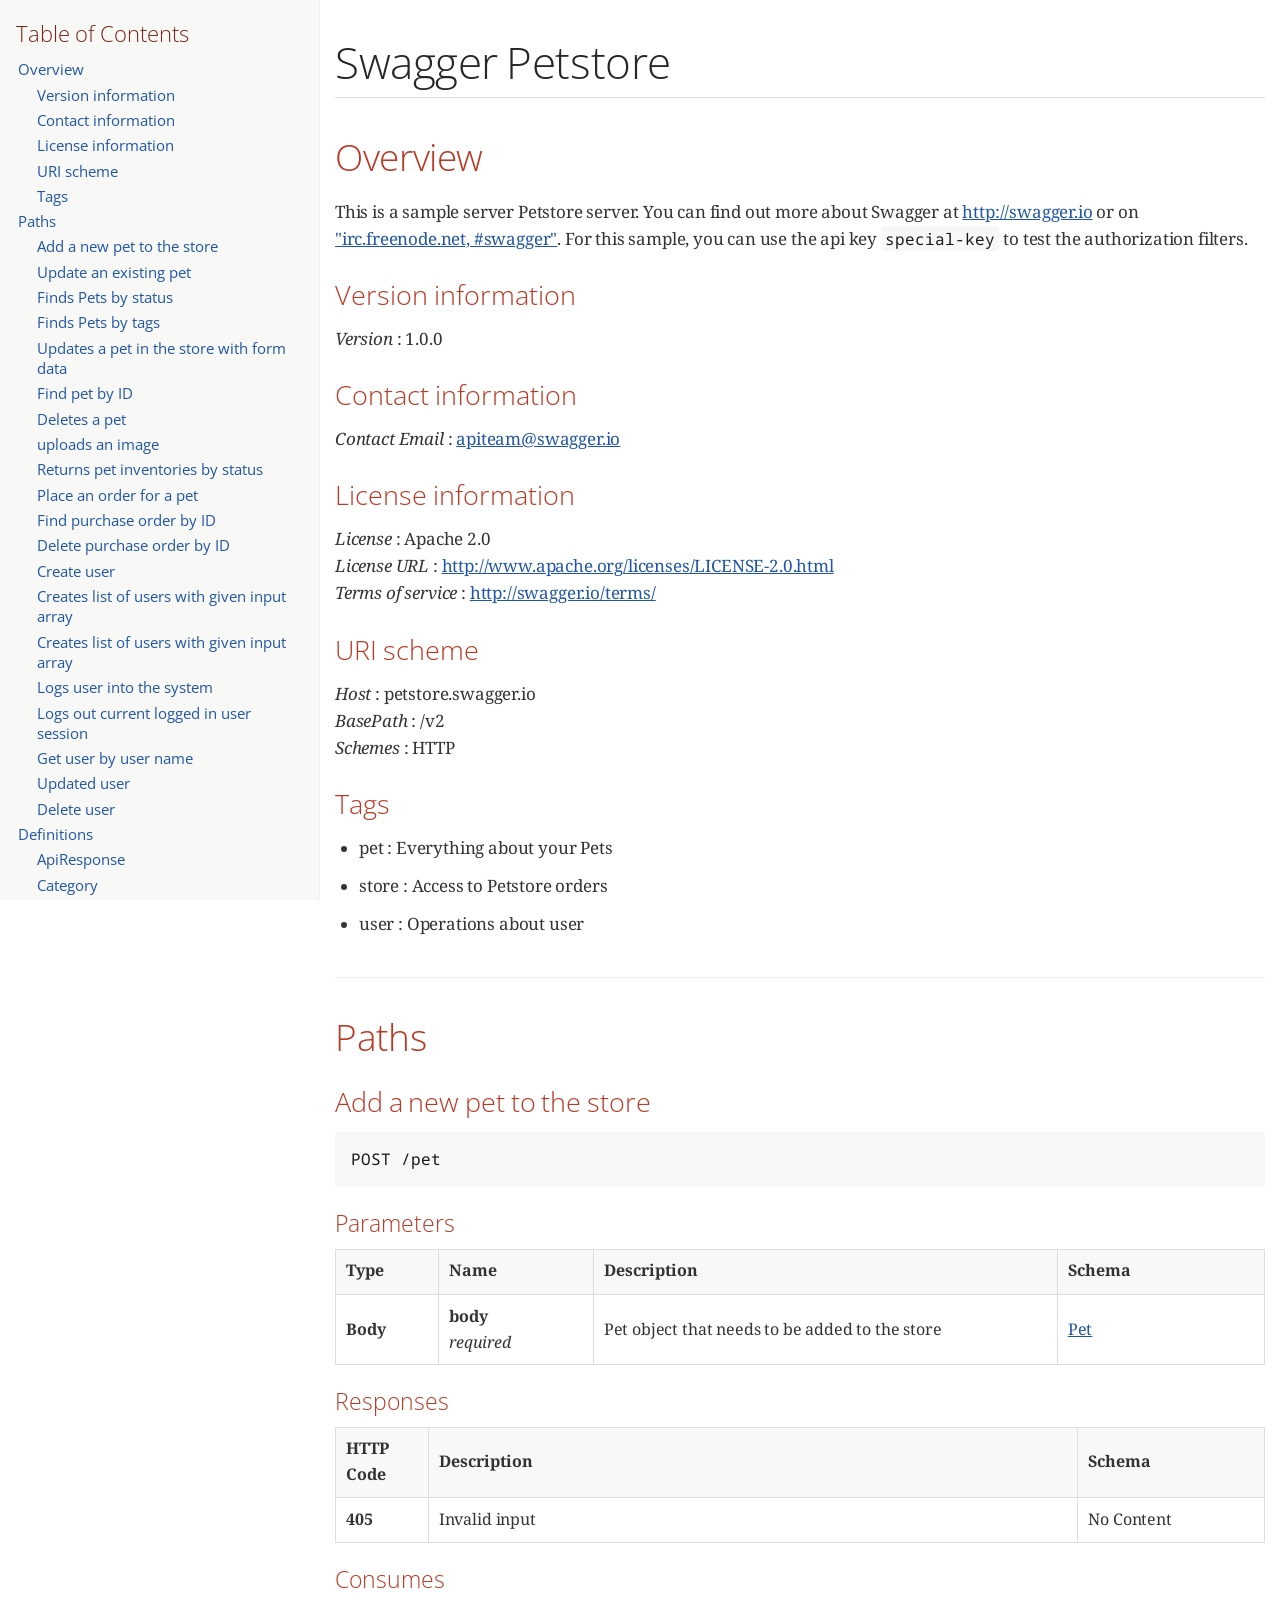
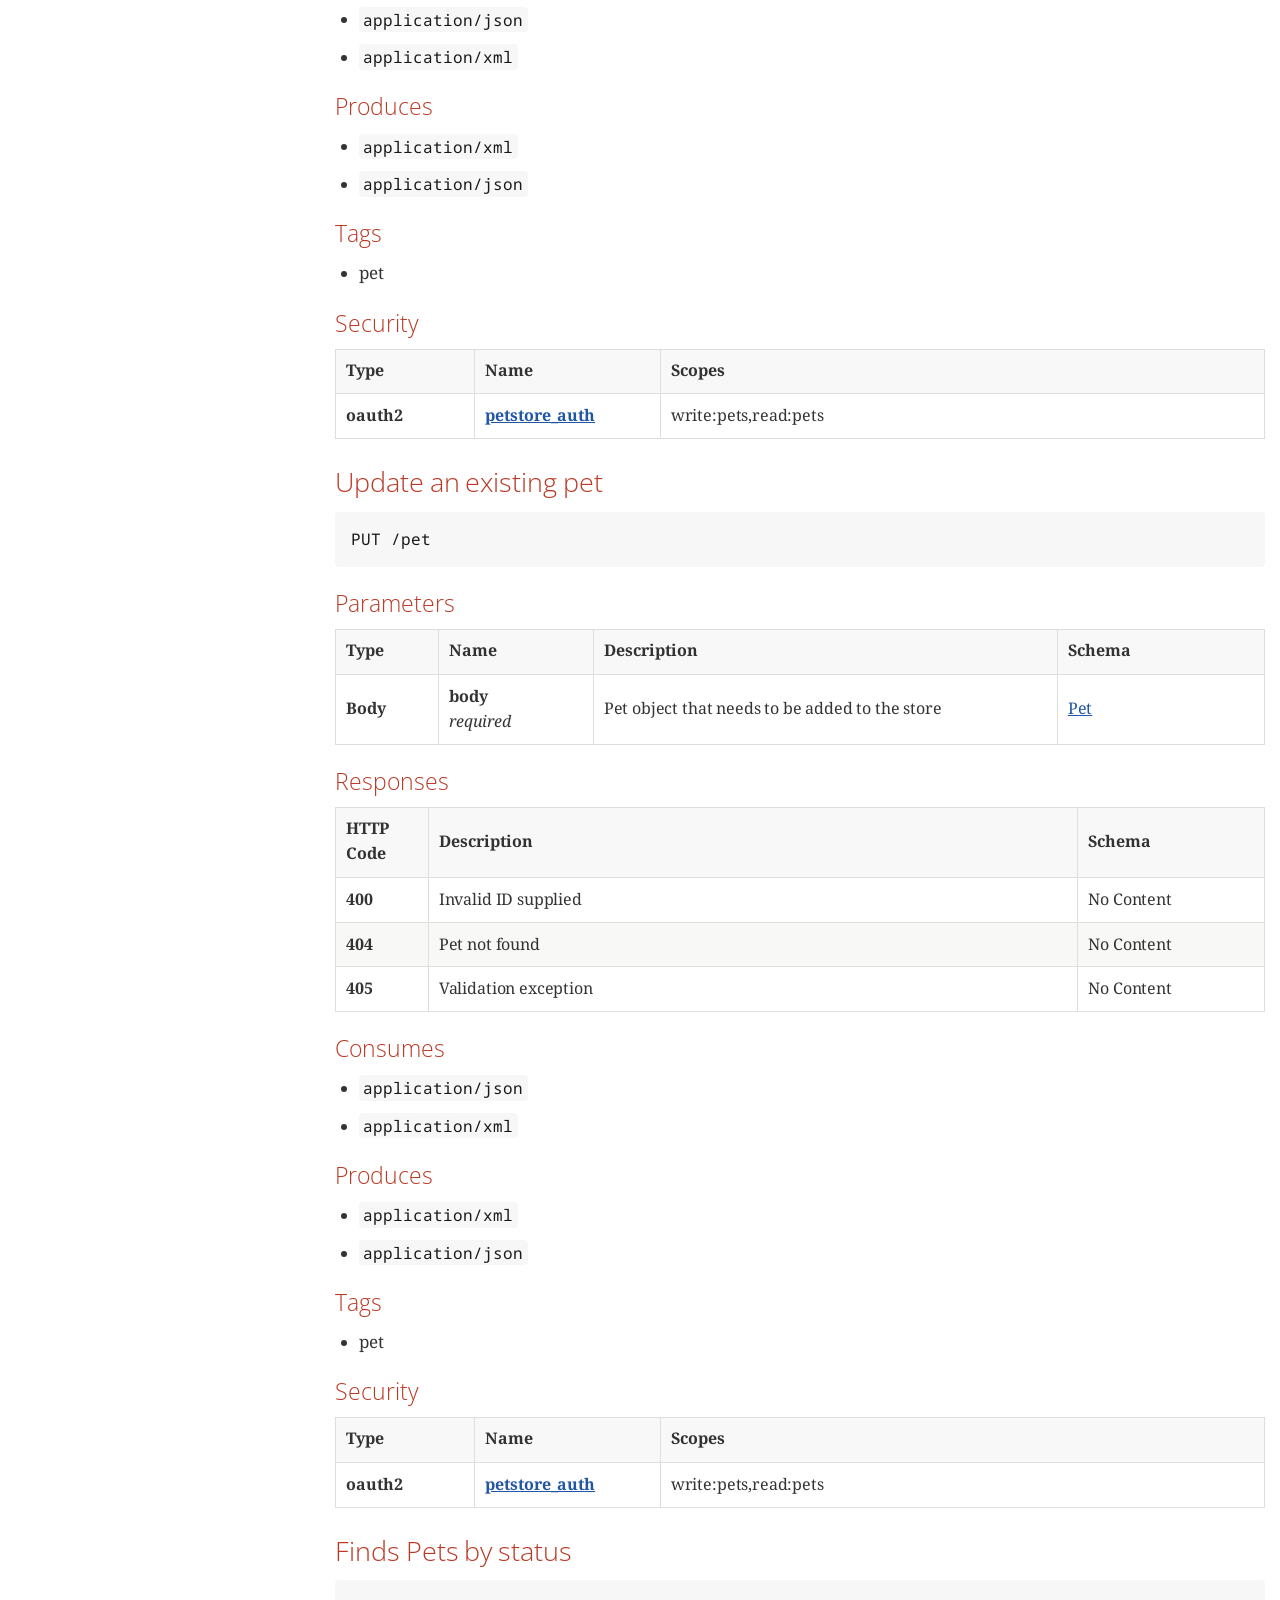
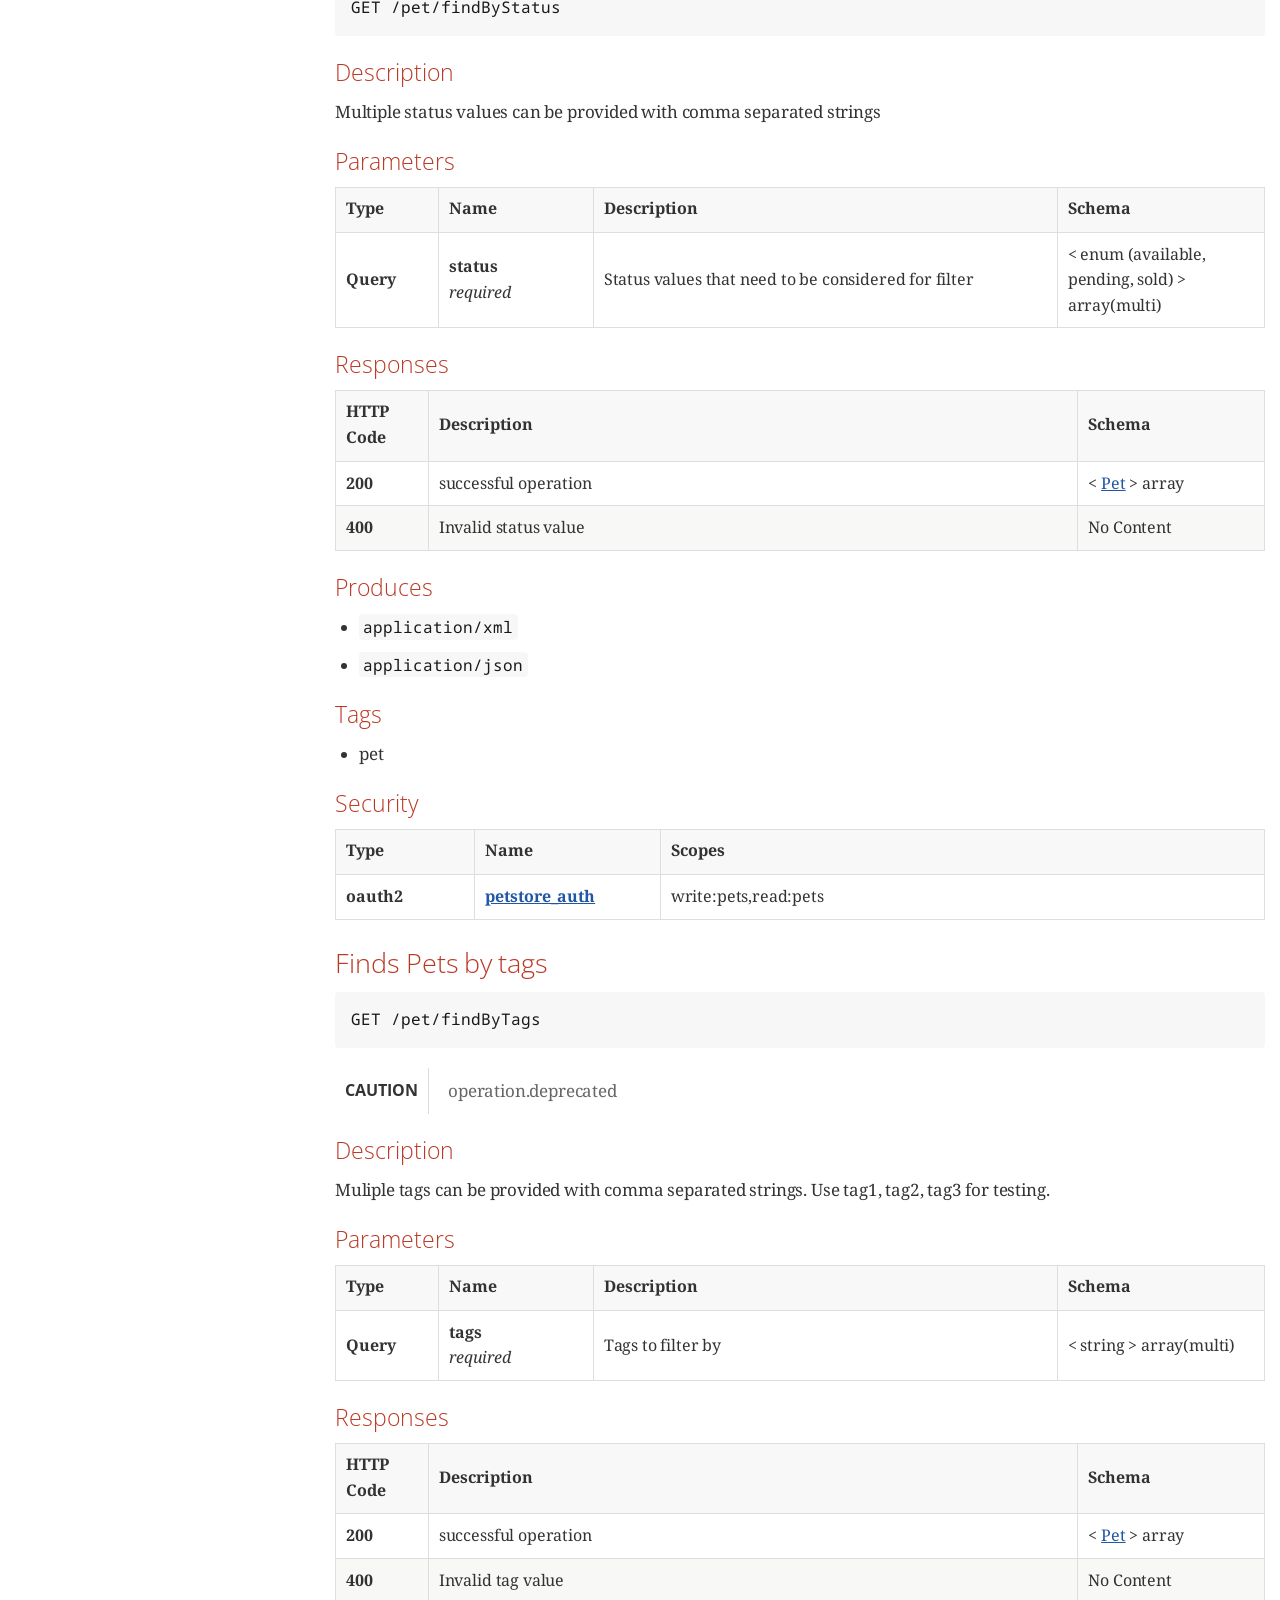
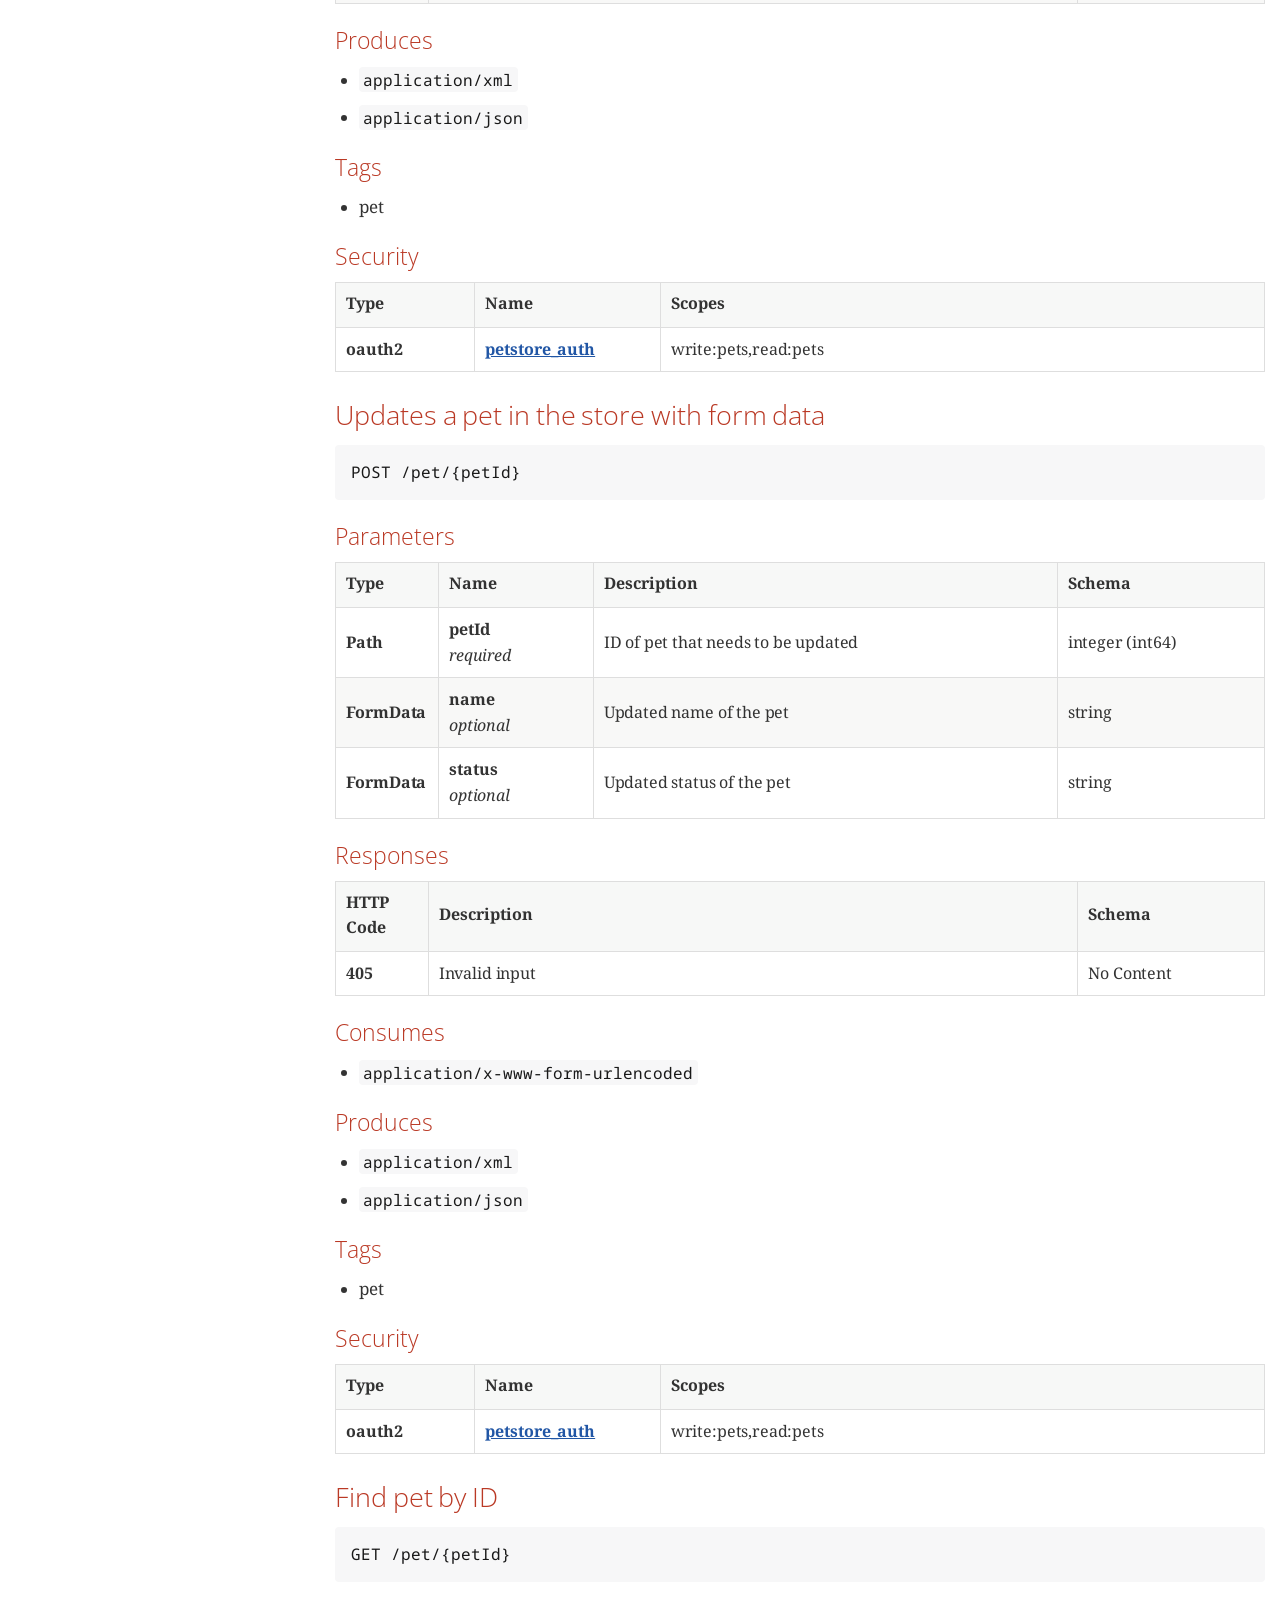
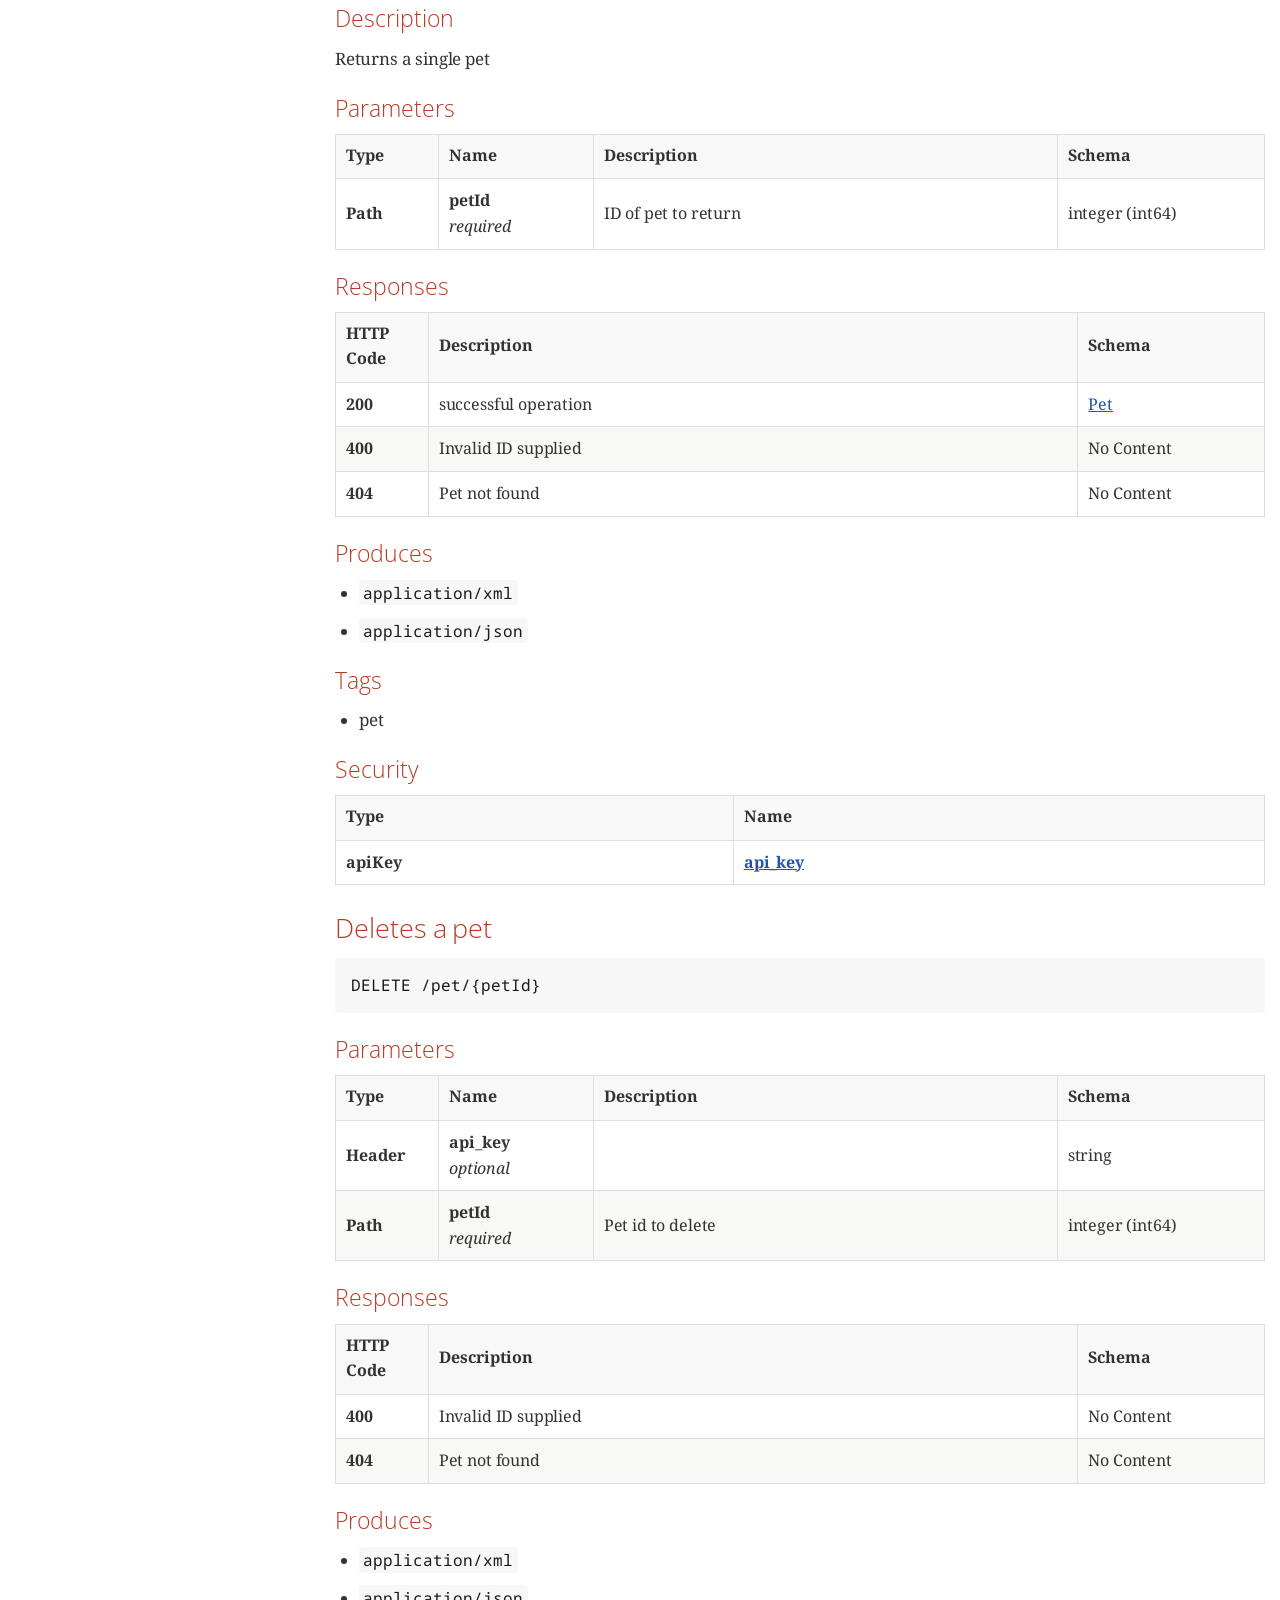
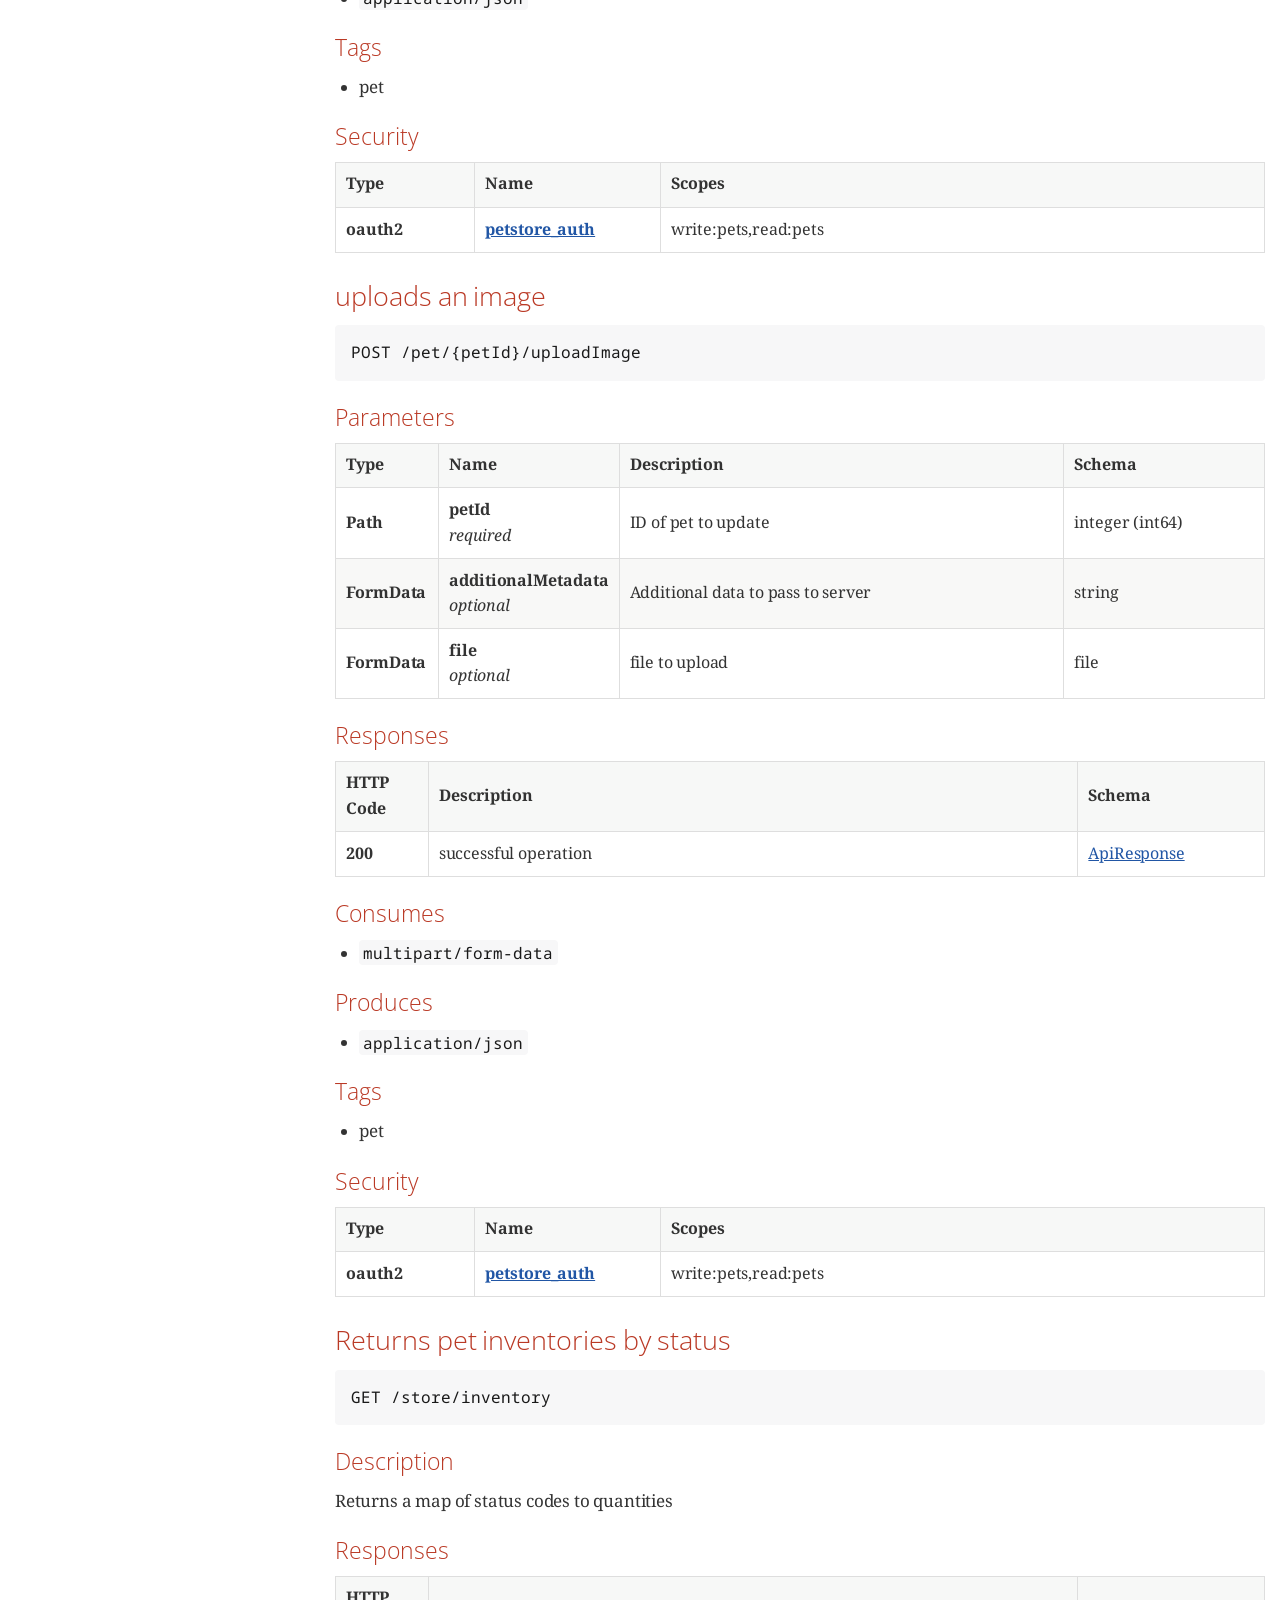
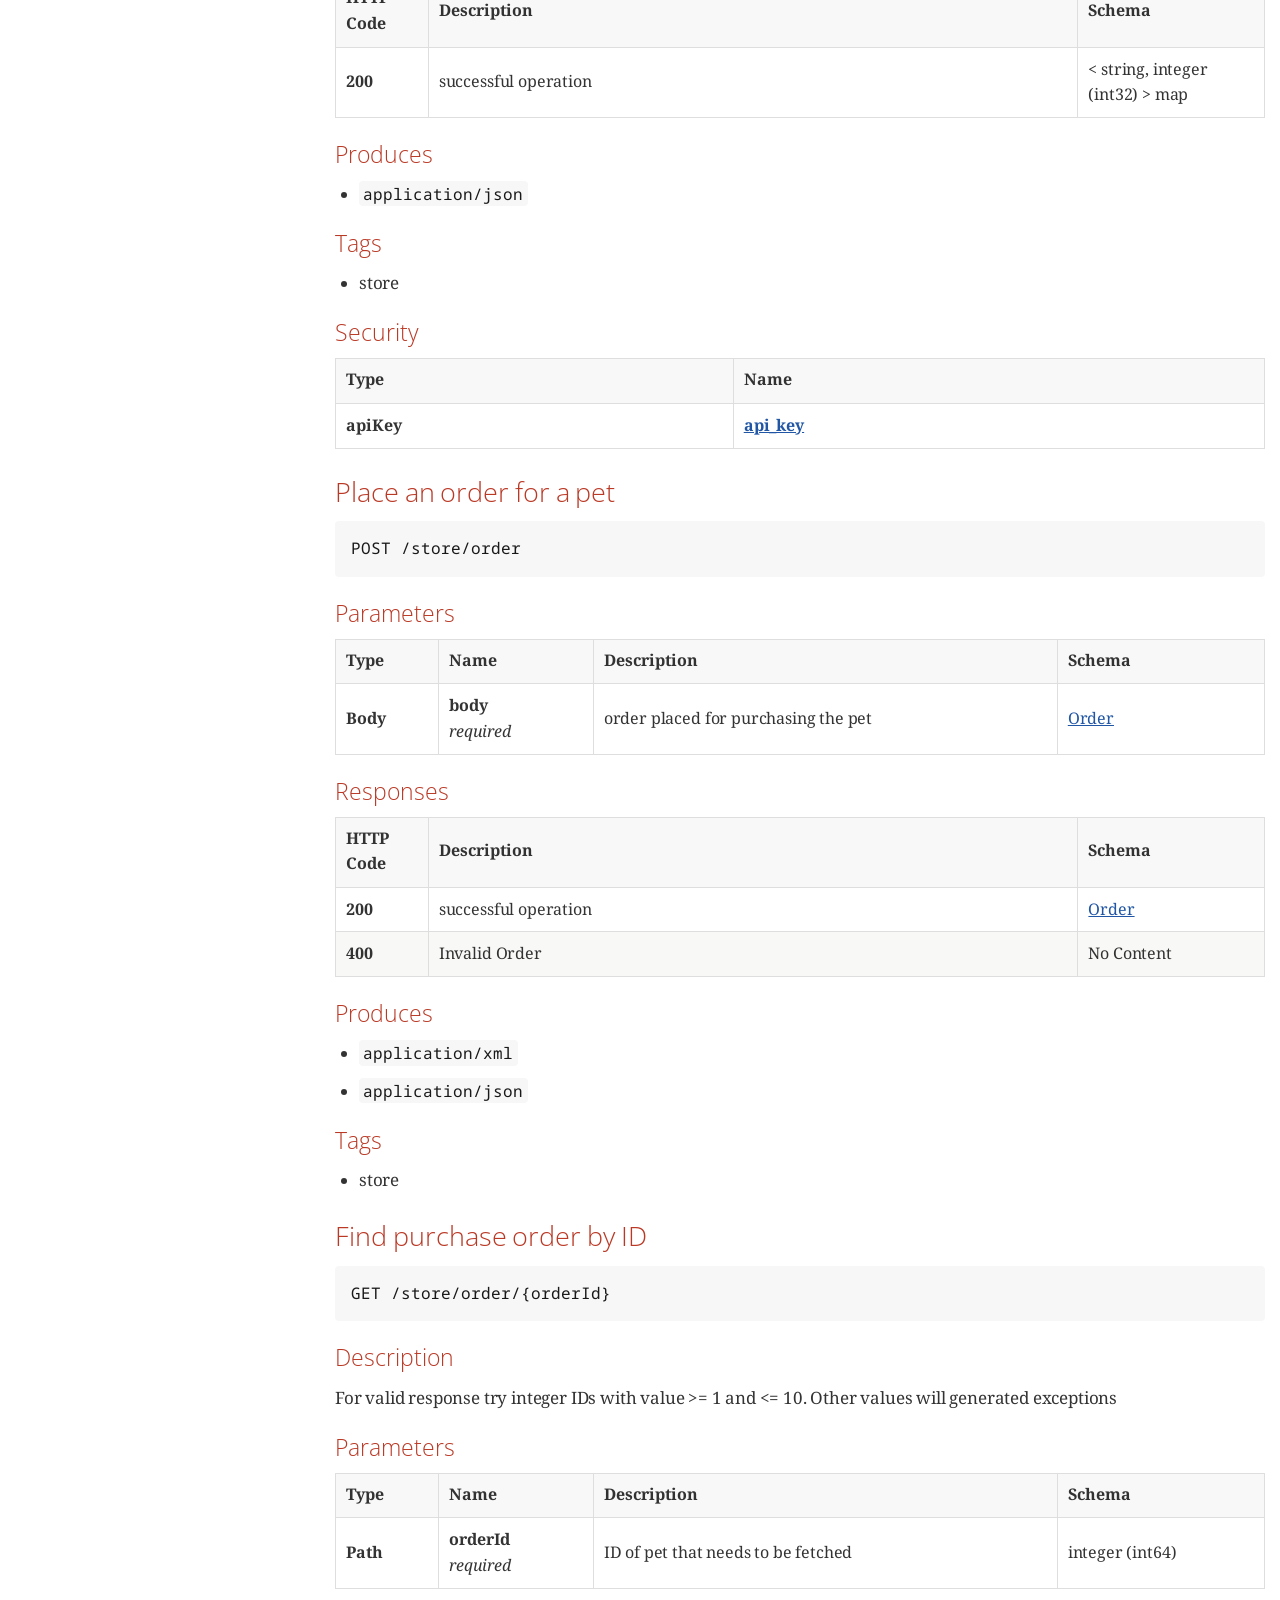
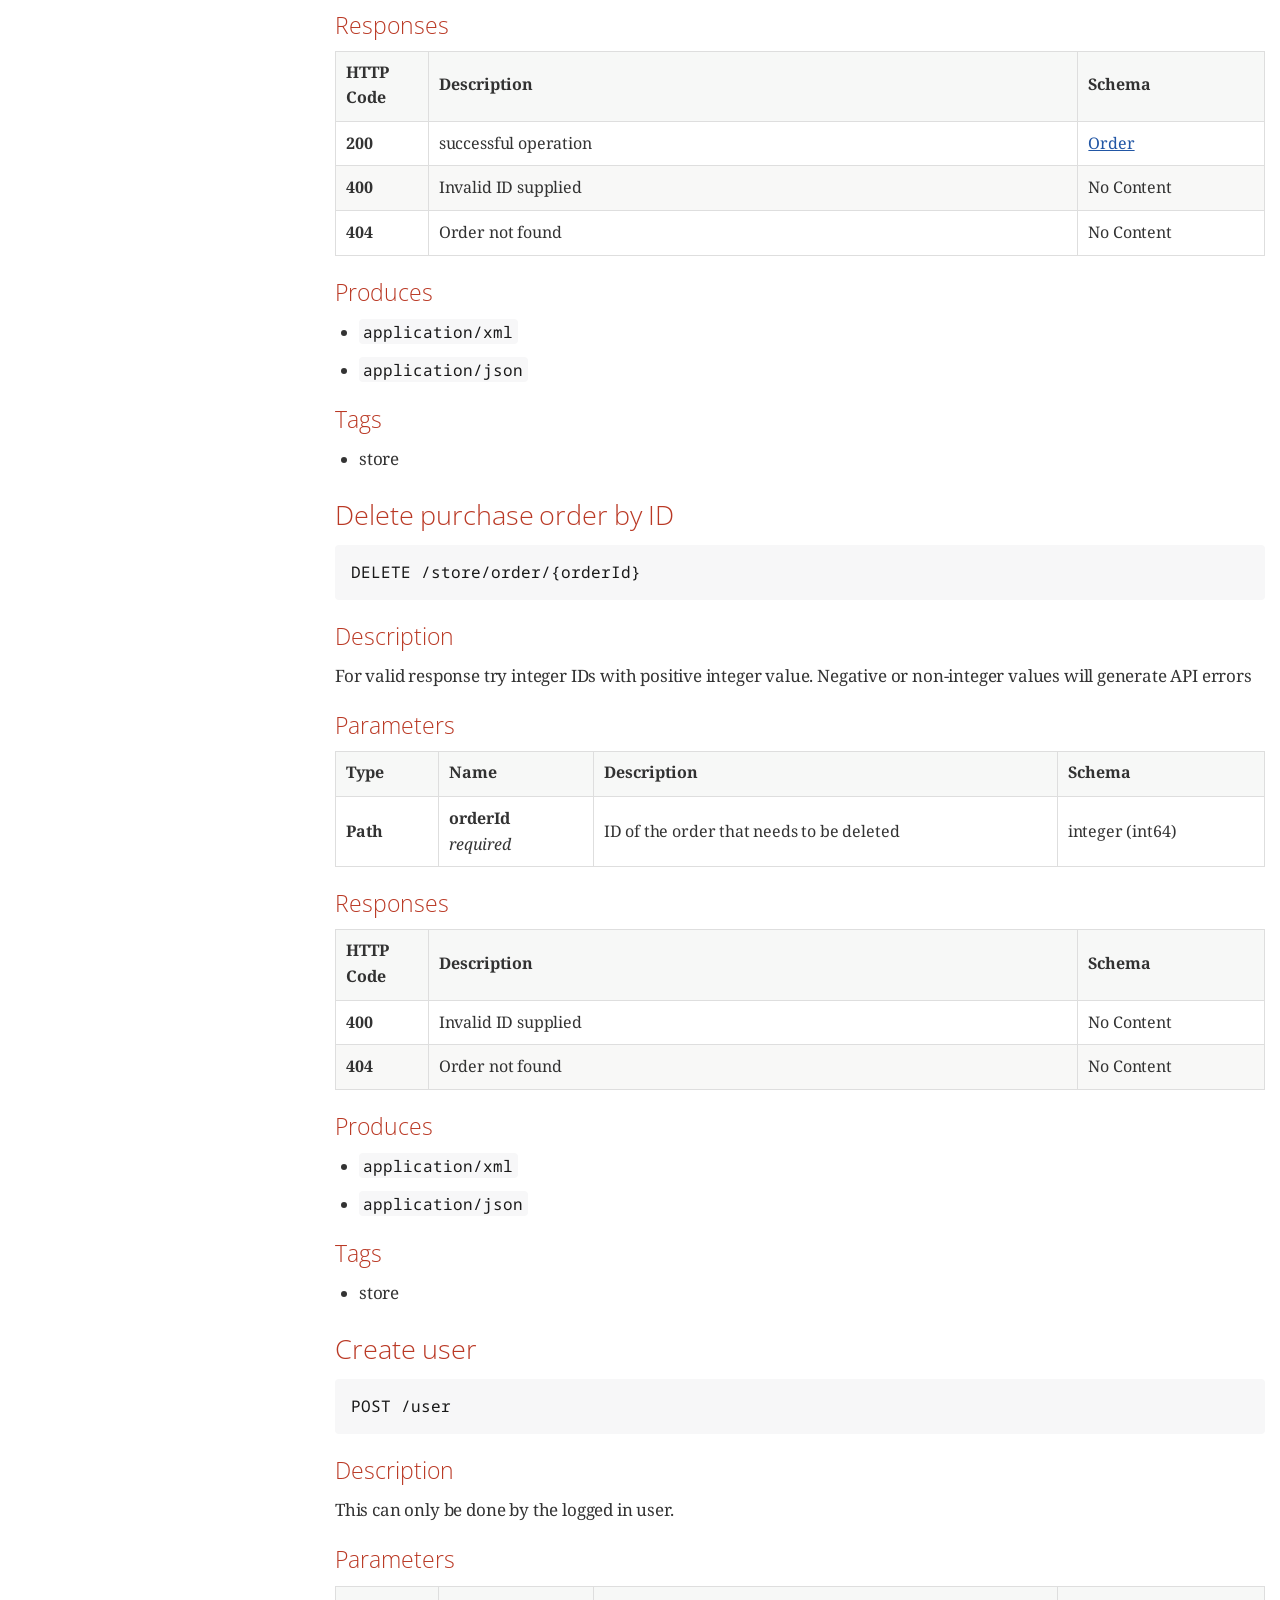
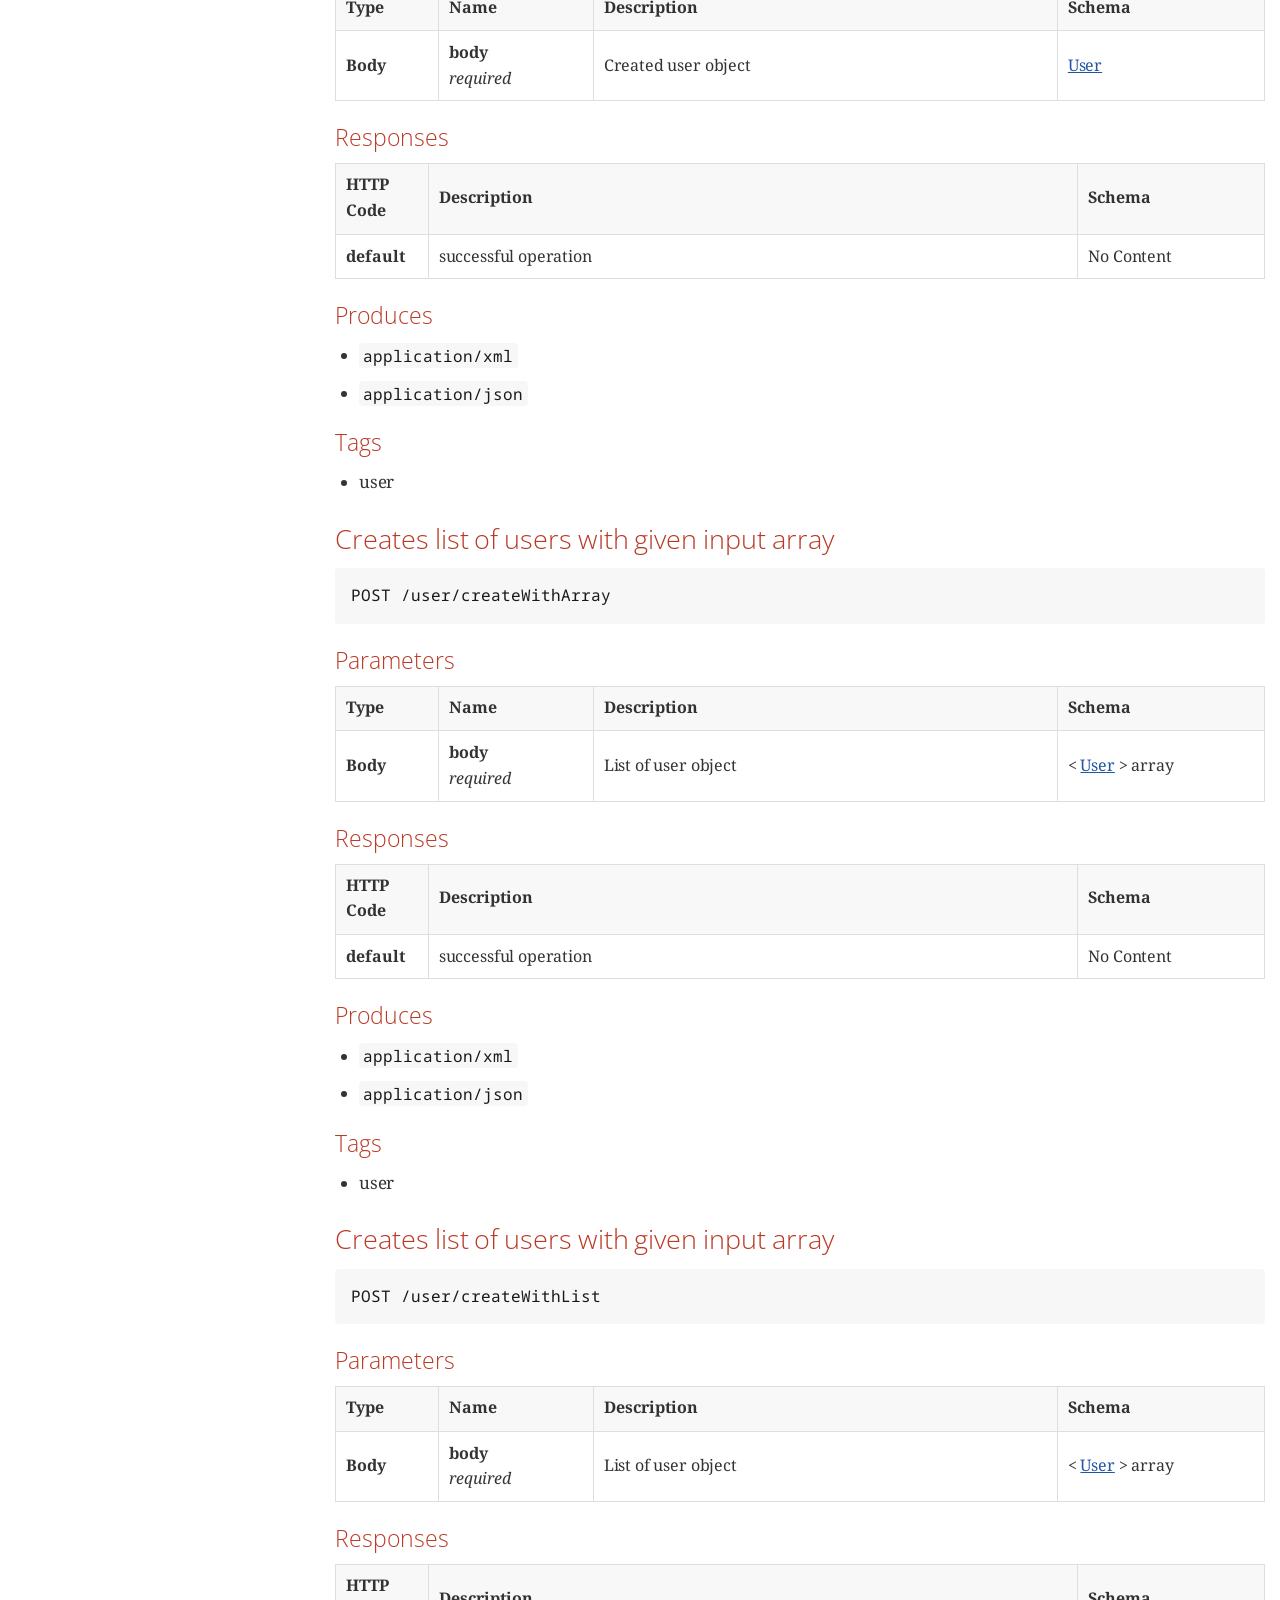
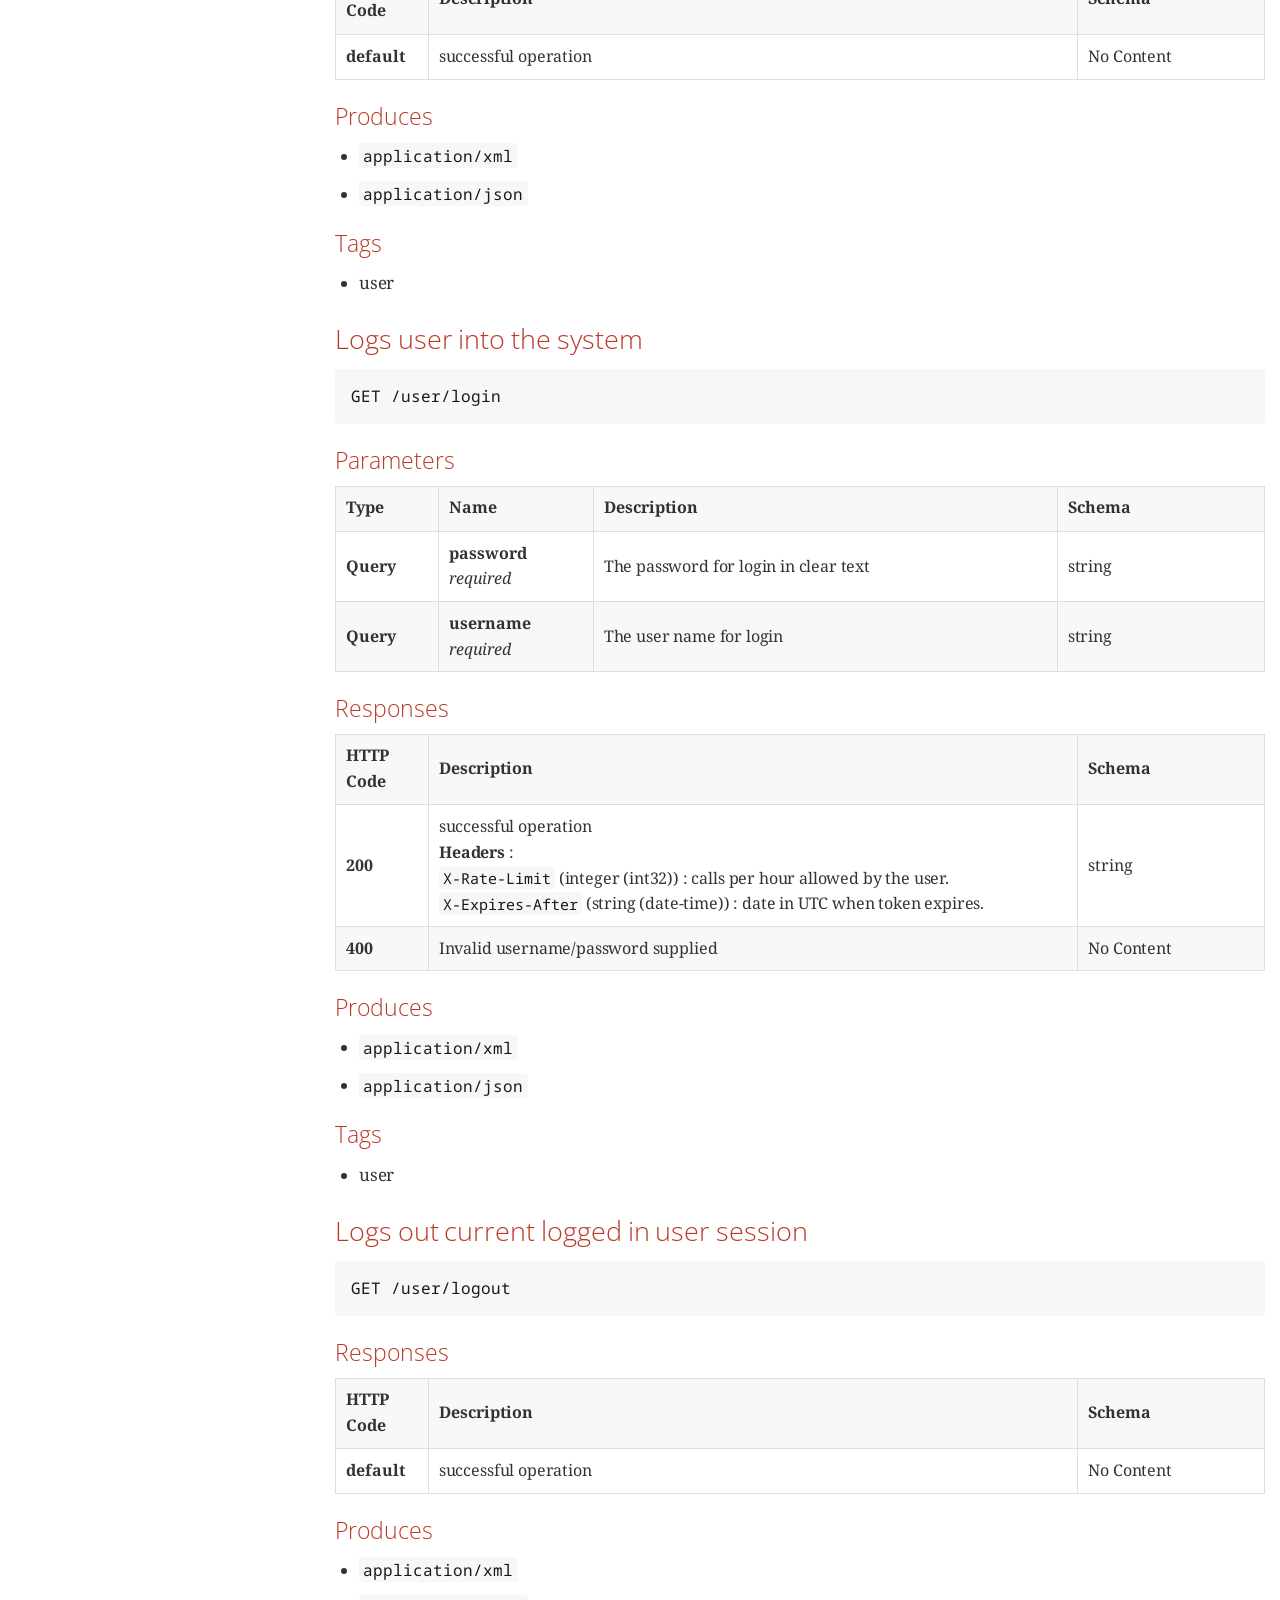
<file: docs/index.html>
<!DOCTYPE html>
<html lang="en">
<head>
<meta charset="UTF-8">
<!--[if IE]><meta http-equiv="X-UA-Compatible" content="IE=edge"><![endif]-->
<meta name="viewport" content="width=device-width, initial-scale=1.0">
<meta name="generator" content="Asciidoctor 1.5.5">
<title>Swagger Petstore</title>
<link rel="stylesheet" href="https://fonts.googleapis.com/css?family=Open+Sans:300,300italic,400,400italic,600,600italic%7CNoto+Serif:400,400italic,700,700italic%7CDroid+Sans+Mono:400,700">
<style>
/* Asciidoctor default stylesheet | MIT License | http://asciidoctor.org */
/* Remove comment around @import statement below when using as a custom stylesheet */
/*@import "https://fonts.googleapis.com/css?family=Open+Sans:300,300italic,400,400italic,600,600italic%7CNoto+Serif:400,400italic,700,700italic%7CDroid+Sans+Mono:400,700";*/
article,aside,details,figcaption,figure,footer,header,hgroup,main,nav,section,summary{display:block}
audio,canvas,video{display:inline-block}
audio:not([controls]){display:none;height:0}
[hidden],template{display:none}
script{display:none!important}
html{font-family:sans-serif;-ms-text-size-adjust:100%;-webkit-text-size-adjust:100%}
a{background:transparent}
a:focus{outline:thin dotted}
a:active,a:hover{outline:0}
h1{font-size:2em;margin:.67em 0}
abbr[title]{border-bottom:1px dotted}
b,strong{font-weight:bold}
dfn{font-style:italic}
hr{-moz-box-sizing:content-box;box-sizing:content-box;height:0}
mark{background:#ff0;color:#000}
code,kbd,pre,samp{font-family:monospace;font-size:1em}
pre{white-space:pre-wrap}
q{quotes:"\201C" "\201D" "\2018" "\2019"}
small{font-size:80%}
sub,sup{font-size:75%;line-height:0;position:relative;vertical-align:baseline}
sup{top:-.5em}
sub{bottom:-.25em}
img{border:0}
svg:not(:root){overflow:hidden}
figure{margin:0}
fieldset{border:1px solid silver;margin:0 2px;padding:.35em .625em .75em}
legend{border:0;padding:0}
button,input,select,textarea{font-family:inherit;font-size:100%;margin:0}
button,input{line-height:normal}
button,select{text-transform:none}
button,html input[type="button"],input[type="reset"],input[type="submit"]{-webkit-appearance:button;cursor:pointer}
button[disabled],html input[disabled]{cursor:default}
input[type="checkbox"],input[type="radio"]{box-sizing:border-box;padding:0}
input[type="search"]{-webkit-appearance:textfield;-moz-box-sizing:content-box;-webkit-box-sizing:content-box;box-sizing:content-box}
input[type="search"]::-webkit-search-cancel-button,input[type="search"]::-webkit-search-decoration{-webkit-appearance:none}
button::-moz-focus-inner,input::-moz-focus-inner{border:0;padding:0}
textarea{overflow:auto;vertical-align:top}
table{border-collapse:collapse;border-spacing:0}
*,*:before,*:after{-moz-box-sizing:border-box;-webkit-box-sizing:border-box;box-sizing:border-box}
html,body{font-size:100%}
body{background:#fff;color:rgba(0,0,0,.8);padding:0;margin:0;font-family:"Noto Serif","DejaVu Serif",serif;font-weight:400;font-style:normal;line-height:1;position:relative;cursor:auto;tab-size:4;-moz-osx-font-smoothing:grayscale;-webkit-font-smoothing:antialiased}
a:hover{cursor:pointer}
img,object,embed{max-width:100%;height:auto}
object,embed{height:100%}
img{-ms-interpolation-mode:bicubic}
.left{float:left!important}
.right{float:right!important}
.text-left{text-align:left!important}
.text-right{text-align:right!important}
.text-center{text-align:center!important}
.text-justify{text-align:justify!important}
.hide{display:none}
img,object,svg{display:inline-block;vertical-align:middle}
textarea{height:auto;min-height:50px}
select{width:100%}
.center{margin-left:auto;margin-right:auto}
.spread{width:100%}
p.lead,.paragraph.lead>p,#preamble>.sectionbody>.paragraph:first-of-type p{font-size:1.21875em;line-height:1.6}
.subheader,.admonitionblock td.content>.title,.audioblock>.title,.exampleblock>.title,.imageblock>.title,.listingblock>.title,.literalblock>.title,.stemblock>.title,.openblock>.title,.paragraph>.title,.quoteblock>.title,table.tableblock>.title,.verseblock>.title,.videoblock>.title,.dlist>.title,.olist>.title,.ulist>.title,.qlist>.title,.hdlist>.title{line-height:1.45;color:#7a2518;font-weight:400;margin-top:0;margin-bottom:.25em}
div,dl,dt,dd,ul,ol,li,h1,h2,h3,#toctitle,.sidebarblock>.content>.title,h4,h5,h6,pre,form,p,blockquote,th,td{margin:0;padding:0;direction:ltr}
a{color:#2156a5;text-decoration:underline;line-height:inherit}
a:hover,a:focus{color:#1d4b8f}
a img{border:none}
p{font-family:inherit;font-weight:400;font-size:1em;line-height:1.6;margin-bottom:1.25em;text-rendering:optimizeLegibility}
p aside{font-size:.875em;line-height:1.35;font-style:italic}
h1,h2,h3,#toctitle,.sidebarblock>.content>.title,h4,h5,h6{font-family:"Open Sans","DejaVu Sans",sans-serif;font-weight:300;font-style:normal;color:#ba3925;text-rendering:optimizeLegibility;margin-top:1em;margin-bottom:.5em;line-height:1.0125em}
h1 small,h2 small,h3 small,#toctitle small,.sidebarblock>.content>.title small,h4 small,h5 small,h6 small{font-size:60%;color:#e99b8f;line-height:0}
h1{font-size:2.125em}
h2{font-size:1.6875em}
h3,#toctitle,.sidebarblock>.content>.title{font-size:1.375em}
h4,h5{font-size:1.125em}
h6{font-size:1em}
hr{border:solid #ddddd8;border-width:1px 0 0;clear:both;margin:1.25em 0 1.1875em;height:0}
em,i{font-style:italic;line-height:inherit}
strong,b{font-weight:bold;line-height:inherit}
small{font-size:60%;line-height:inherit}
code{font-family:"Droid Sans Mono","DejaVu Sans Mono",monospace;font-weight:400;color:rgba(0,0,0,.9)}
ul,ol,dl{font-size:1em;line-height:1.6;margin-bottom:1.25em;list-style-position:outside;font-family:inherit}
ul,ol,ul.no-bullet,ol.no-bullet{margin-left:1.5em}
ul li ul,ul li ol{margin-left:1.25em;margin-bottom:0;font-size:1em}
ul.square li ul,ul.circle li ul,ul.disc li ul{list-style:inherit}
ul.square{list-style-type:square}
ul.circle{list-style-type:circle}
ul.disc{list-style-type:disc}
ul.no-bullet{list-style:none}
ol li ul,ol li ol{margin-left:1.25em;margin-bottom:0}
dl dt{margin-bottom:.3125em;font-weight:bold}
dl dd{margin-bottom:1.25em}
abbr,acronym{text-transform:uppercase;font-size:90%;color:rgba(0,0,0,.8);border-bottom:1px dotted #ddd;cursor:help}
abbr{text-transform:none}
blockquote{margin:0 0 1.25em;padding:.5625em 1.25em 0 1.1875em;border-left:1px solid #ddd}
blockquote cite{display:block;font-size:.9375em;color:rgba(0,0,0,.6)}
blockquote cite:before{content:"\2014 \0020"}
blockquote cite a,blockquote cite a:visited{color:rgba(0,0,0,.6)}
blockquote,blockquote p{line-height:1.6;color:rgba(0,0,0,.85)}
@media only screen and (min-width:768px){h1,h2,h3,#toctitle,.sidebarblock>.content>.title,h4,h5,h6{line-height:1.2}
h1{font-size:2.75em}
h2{font-size:2.3125em}
h3,#toctitle,.sidebarblock>.content>.title{font-size:1.6875em}
h4{font-size:1.4375em}}
table{background:#fff;margin-bottom:1.25em;border:solid 1px #dedede}
table thead,table tfoot{background:#f7f8f7;font-weight:bold}
table thead tr th,table thead tr td,table tfoot tr th,table tfoot tr td{padding:.5em .625em .625em;font-size:inherit;color:rgba(0,0,0,.8);text-align:left}
table tr th,table tr td{padding:.5625em .625em;font-size:inherit;color:rgba(0,0,0,.8)}
table tr.even,table tr.alt,table tr:nth-of-type(even){background:#f8f8f7}
table thead tr th,table tfoot tr th,table tbody tr td,table tr td,table tfoot tr td{display:table-cell;line-height:1.6}
h1,h2,h3,#toctitle,.sidebarblock>.content>.title,h4,h5,h6{line-height:1.2;word-spacing:-.05em}
h1 strong,h2 strong,h3 strong,#toctitle strong,.sidebarblock>.content>.title strong,h4 strong,h5 strong,h6 strong{font-weight:400}
.clearfix:before,.clearfix:after,.float-group:before,.float-group:after{content:" ";display:table}
.clearfix:after,.float-group:after{clear:both}
*:not(pre)>code{font-size:.9375em;font-style:normal!important;letter-spacing:0;padding:.1em .5ex;word-spacing:-.15em;background-color:#f7f7f8;-webkit-border-radius:4px;border-radius:4px;line-height:1.45;text-rendering:optimizeSpeed;word-wrap:break-word}
*:not(pre)>code.nobreak{word-wrap:normal}
*:not(pre)>code.nowrap{white-space:nowrap}
pre,pre>code{line-height:1.45;color:rgba(0,0,0,.9);font-family:"Droid Sans Mono","DejaVu Sans Mono",monospace;font-weight:400;text-rendering:optimizeSpeed}
em em{font-style:normal}
strong strong{font-weight:400}
.keyseq{color:rgba(51,51,51,.8)}
kbd{font-family:"Droid Sans Mono","DejaVu Sans Mono",monospace;display:inline-block;color:rgba(0,0,0,.8);font-size:.65em;line-height:1.45;background-color:#f7f7f7;border:1px solid #ccc;-webkit-border-radius:3px;border-radius:3px;-webkit-box-shadow:0 1px 0 rgba(0,0,0,.2),0 0 0 .1em white inset;box-shadow:0 1px 0 rgba(0,0,0,.2),0 0 0 .1em #fff inset;margin:0 .15em;padding:.2em .5em;vertical-align:middle;position:relative;top:-.1em;white-space:nowrap}
.keyseq kbd:first-child{margin-left:0}
.keyseq kbd:last-child{margin-right:0}
.menuseq,.menu{color:rgba(0,0,0,.8)}
b.button:before,b.button:after{position:relative;top:-1px;font-weight:400}
b.button:before{content:"[";padding:0 3px 0 2px}
b.button:after{content:"]";padding:0 2px 0 3px}
p a>code:hover{color:rgba(0,0,0,.9)}
#header,#content,#footnotes,#footer{width:100%;margin-left:auto;margin-right:auto;margin-top:0;margin-bottom:0;max-width:62.5em;*zoom:1;position:relative;padding-left:.9375em;padding-right:.9375em}
#header:before,#header:after,#content:before,#content:after,#footnotes:before,#footnotes:after,#footer:before,#footer:after{content:" ";display:table}
#header:after,#content:after,#footnotes:after,#footer:after{clear:both}
#content{margin-top:1.25em}
#content:before{content:none}
#header>h1:first-child{color:rgba(0,0,0,.85);margin-top:2.25rem;margin-bottom:0}
#header>h1:first-child+#toc{margin-top:8px;border-top:1px solid #ddddd8}
#header>h1:only-child,body.toc2 #header>h1:nth-last-child(2){border-bottom:1px solid #ddddd8;padding-bottom:8px}
#header .details{border-bottom:1px solid #ddddd8;line-height:1.45;padding-top:.25em;padding-bottom:.25em;padding-left:.25em;color:rgba(0,0,0,.6);display:-ms-flexbox;display:-webkit-flex;display:flex;-ms-flex-flow:row wrap;-webkit-flex-flow:row wrap;flex-flow:row wrap}
#header .details span:first-child{margin-left:-.125em}
#header .details span.email a{color:rgba(0,0,0,.85)}
#header .details br{display:none}
#header .details br+span:before{content:"\00a0\2013\00a0"}
#header .details br+span.author:before{content:"\00a0\22c5\00a0";color:rgba(0,0,0,.85)}
#header .details br+span#revremark:before{content:"\00a0|\00a0"}
#header #revnumber{text-transform:capitalize}
#header #revnumber:after{content:"\00a0"}
#content>h1:first-child:not([class]){color:rgba(0,0,0,.85);border-bottom:1px solid #ddddd8;padding-bottom:8px;margin-top:0;padding-top:1rem;margin-bottom:1.25rem}
#toc{border-bottom:1px solid #efefed;padding-bottom:.5em}
#toc>ul{margin-left:.125em}
#toc ul.sectlevel0>li>a{font-style:italic}
#toc ul.sectlevel0 ul.sectlevel1{margin:.5em 0}
#toc ul{font-family:"Open Sans","DejaVu Sans",sans-serif;list-style-type:none}
#toc li{line-height:1.3334;margin-top:.3334em}
#toc a{text-decoration:none}
#toc a:active{text-decoration:underline}
#toctitle{color:#7a2518;font-size:1.2em}
@media only screen and (min-width:768px){#toctitle{font-size:1.375em}
body.toc2{padding-left:15em;padding-right:0}
#toc.toc2{margin-top:0!important;background-color:#f8f8f7;position:fixed;width:15em;left:0;top:0;border-right:1px solid #efefed;border-top-width:0!important;border-bottom-width:0!important;z-index:1000;padding:1.25em 1em;height:100%;overflow:auto}
#toc.toc2 #toctitle{margin-top:0;margin-bottom:.8rem;font-size:1.2em}
#toc.toc2>ul{font-size:.9em;margin-bottom:0}
#toc.toc2 ul ul{margin-left:0;padding-left:1em}
#toc.toc2 ul.sectlevel0 ul.sectlevel1{padding-left:0;margin-top:.5em;margin-bottom:.5em}
body.toc2.toc-right{padding-left:0;padding-right:15em}
body.toc2.toc-right #toc.toc2{border-right-width:0;border-left:1px solid #efefed;left:auto;right:0}}
@media only screen and (min-width:1280px){body.toc2{padding-left:20em;padding-right:0}
#toc.toc2{width:20em}
#toc.toc2 #toctitle{font-size:1.375em}
#toc.toc2>ul{font-size:.95em}
#toc.toc2 ul ul{padding-left:1.25em}
body.toc2.toc-right{padding-left:0;padding-right:20em}}
#content #toc{border-style:solid;border-width:1px;border-color:#e0e0dc;margin-bottom:1.25em;padding:1.25em;background:#f8f8f7;-webkit-border-radius:4px;border-radius:4px}
#content #toc>:first-child{margin-top:0}
#content #toc>:last-child{margin-bottom:0}
#footer{max-width:100%;background-color:rgba(0,0,0,.8);padding:1.25em}
#footer-text{color:rgba(255,255,255,.8);line-height:1.44}
.sect1{padding-bottom:.625em}
@media only screen and (min-width:768px){.sect1{padding-bottom:1.25em}}
.sect1+.sect1{border-top:1px solid #efefed}
#content h1>a.anchor,h2>a.anchor,h3>a.anchor,#toctitle>a.anchor,.sidebarblock>.content>.title>a.anchor,h4>a.anchor,h5>a.anchor,h6>a.anchor{position:absolute;z-index:1001;width:1.5ex;margin-left:-1.5ex;display:block;text-decoration:none!important;visibility:hidden;text-align:center;font-weight:400}
#content h1>a.anchor:before,h2>a.anchor:before,h3>a.anchor:before,#toctitle>a.anchor:before,.sidebarblock>.content>.title>a.anchor:before,h4>a.anchor:before,h5>a.anchor:before,h6>a.anchor:before{content:"\00A7";font-size:.85em;display:block;padding-top:.1em}
#content h1:hover>a.anchor,#content h1>a.anchor:hover,h2:hover>a.anchor,h2>a.anchor:hover,h3:hover>a.anchor,#toctitle:hover>a.anchor,.sidebarblock>.content>.title:hover>a.anchor,h3>a.anchor:hover,#toctitle>a.anchor:hover,.sidebarblock>.content>.title>a.anchor:hover,h4:hover>a.anchor,h4>a.anchor:hover,h5:hover>a.anchor,h5>a.anchor:hover,h6:hover>a.anchor,h6>a.anchor:hover{visibility:visible}
#content h1>a.link,h2>a.link,h3>a.link,#toctitle>a.link,.sidebarblock>.content>.title>a.link,h4>a.link,h5>a.link,h6>a.link{color:#ba3925;text-decoration:none}
#content h1>a.link:hover,h2>a.link:hover,h3>a.link:hover,#toctitle>a.link:hover,.sidebarblock>.content>.title>a.link:hover,h4>a.link:hover,h5>a.link:hover,h6>a.link:hover{color:#a53221}
.audioblock,.imageblock,.literalblock,.listingblock,.stemblock,.videoblock{margin-bottom:1.25em}
.admonitionblock td.content>.title,.audioblock>.title,.exampleblock>.title,.imageblock>.title,.listingblock>.title,.literalblock>.title,.stemblock>.title,.openblock>.title,.paragraph>.title,.quoteblock>.title,table.tableblock>.title,.verseblock>.title,.videoblock>.title,.dlist>.title,.olist>.title,.ulist>.title,.qlist>.title,.hdlist>.title{text-rendering:optimizeLegibility;text-align:left;font-family:"Noto Serif","DejaVu Serif",serif;font-size:1rem;font-style:italic}
table.tableblock>caption.title{white-space:nowrap;overflow:visible;max-width:0}
.paragraph.lead>p,#preamble>.sectionbody>.paragraph:first-of-type p{color:rgba(0,0,0,.85)}
table.tableblock #preamble>.sectionbody>.paragraph:first-of-type p{font-size:inherit}
.admonitionblock>table{border-collapse:separate;border:0;background:none;width:100%}
.admonitionblock>table td.icon{text-align:center;width:80px}
.admonitionblock>table td.icon img{max-width:none}
.admonitionblock>table td.icon .title{font-weight:bold;font-family:"Open Sans","DejaVu Sans",sans-serif;text-transform:uppercase}
.admonitionblock>table td.content{padding-left:1.125em;padding-right:1.25em;border-left:1px solid #ddddd8;color:rgba(0,0,0,.6)}
.admonitionblock>table td.content>:last-child>:last-child{margin-bottom:0}
.exampleblock>.content{border-style:solid;border-width:1px;border-color:#e6e6e6;margin-bottom:1.25em;padding:1.25em;background:#fff;-webkit-border-radius:4px;border-radius:4px}
.exampleblock>.content>:first-child{margin-top:0}
.exampleblock>.content>:last-child{margin-bottom:0}
.sidebarblock{border-style:solid;border-width:1px;border-color:#e0e0dc;margin-bottom:1.25em;padding:1.25em;background:#f8f8f7;-webkit-border-radius:4px;border-radius:4px}
.sidebarblock>:first-child{margin-top:0}
.sidebarblock>:last-child{margin-bottom:0}
.sidebarblock>.content>.title{color:#7a2518;margin-top:0;text-align:center}
.exampleblock>.content>:last-child>:last-child,.exampleblock>.content .olist>ol>li:last-child>:last-child,.exampleblock>.content .ulist>ul>li:last-child>:last-child,.exampleblock>.content .qlist>ol>li:last-child>:last-child,.sidebarblock>.content>:last-child>:last-child,.sidebarblock>.content .olist>ol>li:last-child>:last-child,.sidebarblock>.content .ulist>ul>li:last-child>:last-child,.sidebarblock>.content .qlist>ol>li:last-child>:last-child{margin-bottom:0}
.literalblock pre,.listingblock pre:not(.highlight),.listingblock pre[class="highlight"],.listingblock pre[class^="highlight "],.listingblock pre.CodeRay,.listingblock pre.prettyprint{background:#f7f7f8}
.sidebarblock .literalblock pre,.sidebarblock .listingblock pre:not(.highlight),.sidebarblock .listingblock pre[class="highlight"],.sidebarblock .listingblock pre[class^="highlight "],.sidebarblock .listingblock pre.CodeRay,.sidebarblock .listingblock pre.prettyprint{background:#f2f1f1}
.literalblock pre,.literalblock pre[class],.listingblock pre,.listingblock pre[class]{-webkit-border-radius:4px;border-radius:4px;word-wrap:break-word;padding:1em;font-size:.8125em}
.literalblock pre.nowrap,.literalblock pre[class].nowrap,.listingblock pre.nowrap,.listingblock pre[class].nowrap{overflow-x:auto;white-space:pre;word-wrap:normal}
@media only screen and (min-width:768px){.literalblock pre,.literalblock pre[class],.listingblock pre,.listingblock pre[class]{font-size:.90625em}}
@media only screen and (min-width:1280px){.literalblock pre,.literalblock pre[class],.listingblock pre,.listingblock pre[class]{font-size:1em}}
.literalblock.output pre{color:#f7f7f8;background-color:rgba(0,0,0,.9)}
.listingblock pre.highlightjs{padding:0}
.listingblock pre.highlightjs>code{padding:1em;-webkit-border-radius:4px;border-radius:4px}
.listingblock pre.prettyprint{border-width:0}
.listingblock>.content{position:relative}
.listingblock code[data-lang]:before{display:none;content:attr(data-lang);position:absolute;font-size:.75em;top:.425rem;right:.5rem;line-height:1;text-transform:uppercase;color:#999}
.listingblock:hover code[data-lang]:before{display:block}
.listingblock.terminal pre .command:before{content:attr(data-prompt);padding-right:.5em;color:#999}
.listingblock.terminal pre .command:not([data-prompt]):before{content:"$"}
table.pyhltable{border-collapse:separate;border:0;margin-bottom:0;background:none}
table.pyhltable td{vertical-align:top;padding-top:0;padding-bottom:0;line-height:1.45}
table.pyhltable td.code{padding-left:.75em;padding-right:0}
pre.pygments .lineno,table.pyhltable td:not(.code){color:#999;padding-left:0;padding-right:.5em;border-right:1px solid #ddddd8}
pre.pygments .lineno{display:inline-block;margin-right:.25em}
table.pyhltable .linenodiv{background:none!important;padding-right:0!important}
.quoteblock{margin:0 1em 1.25em 1.5em;display:table}
.quoteblock>.title{margin-left:-1.5em;margin-bottom:.75em}
.quoteblock blockquote,.quoteblock blockquote p{color:rgba(0,0,0,.85);font-size:1.15rem;line-height:1.75;word-spacing:.1em;letter-spacing:0;font-style:italic;text-align:justify}
.quoteblock blockquote{margin:0;padding:0;border:0}
.quoteblock blockquote:before{content:"\201c";float:left;font-size:2.75em;font-weight:bold;line-height:.6em;margin-left:-.6em;color:#7a2518;text-shadow:0 1px 2px rgba(0,0,0,.1)}
.quoteblock blockquote>.paragraph:last-child p{margin-bottom:0}
.quoteblock .attribution{margin-top:.5em;margin-right:.5ex;text-align:right}
.quoteblock .quoteblock{margin-left:0;margin-right:0;padding:.5em 0;border-left:3px solid rgba(0,0,0,.6)}
.quoteblock .quoteblock blockquote{padding:0 0 0 .75em}
.quoteblock .quoteblock blockquote:before{display:none}
.verseblock{margin:0 1em 1.25em 1em}
.verseblock pre{font-family:"Open Sans","DejaVu Sans",sans;font-size:1.15rem;color:rgba(0,0,0,.85);font-weight:300;text-rendering:optimizeLegibility}
.verseblock pre strong{font-weight:400}
.verseblock .attribution{margin-top:1.25rem;margin-left:.5ex}
.quoteblock .attribution,.verseblock .attribution{font-size:.9375em;line-height:1.45;font-style:italic}
.quoteblock .attribution br,.verseblock .attribution br{display:none}
.quoteblock .attribution cite,.verseblock .attribution cite{display:block;letter-spacing:-.025em;color:rgba(0,0,0,.6)}
.quoteblock.abstract{margin:0 0 1.25em 0;display:block}
.quoteblock.abstract blockquote,.quoteblock.abstract blockquote p{text-align:left;word-spacing:0}
.quoteblock.abstract blockquote:before,.quoteblock.abstract blockquote p:first-of-type:before{display:none}
table.tableblock{max-width:100%;border-collapse:separate}
table.tableblock td>.paragraph:last-child p>p:last-child,table.tableblock th>p:last-child,table.tableblock td>p:last-child{margin-bottom:0}
table.tableblock,th.tableblock,td.tableblock{border:0 solid #dedede}
table.grid-all th.tableblock,table.grid-all td.tableblock{border-width:0 1px 1px 0}
table.grid-all tfoot>tr>th.tableblock,table.grid-all tfoot>tr>td.tableblock{border-width:1px 1px 0 0}
table.grid-cols th.tableblock,table.grid-cols td.tableblock{border-width:0 1px 0 0}
table.grid-all *>tr>.tableblock:last-child,table.grid-cols *>tr>.tableblock:last-child{border-right-width:0}
table.grid-rows th.tableblock,table.grid-rows td.tableblock{border-width:0 0 1px 0}
table.grid-all tbody>tr:last-child>th.tableblock,table.grid-all tbody>tr:last-child>td.tableblock,table.grid-all thead:last-child>tr>th.tableblock,table.grid-rows tbody>tr:last-child>th.tableblock,table.grid-rows tbody>tr:last-child>td.tableblock,table.grid-rows thead:last-child>tr>th.tableblock{border-bottom-width:0}
table.grid-rows tfoot>tr>th.tableblock,table.grid-rows tfoot>tr>td.tableblock{border-width:1px 0 0 0}
table.frame-all{border-width:1px}
table.frame-sides{border-width:0 1px}
table.frame-topbot{border-width:1px 0}
th.halign-left,td.halign-left{text-align:left}
th.halign-right,td.halign-right{text-align:right}
th.halign-center,td.halign-center{text-align:center}
th.valign-top,td.valign-top{vertical-align:top}
th.valign-bottom,td.valign-bottom{vertical-align:bottom}
th.valign-middle,td.valign-middle{vertical-align:middle}
table thead th,table tfoot th{font-weight:bold}
tbody tr th{display:table-cell;line-height:1.6;background:#f7f8f7}
tbody tr th,tbody tr th p,tfoot tr th,tfoot tr th p{color:rgba(0,0,0,.8);font-weight:bold}
p.tableblock>code:only-child{background:none;padding:0}
p.tableblock{font-size:1em}
td>div.verse{white-space:pre}
ol{margin-left:1.75em}
ul li ol{margin-left:1.5em}
dl dd{margin-left:1.125em}
dl dd:last-child,dl dd:last-child>:last-child{margin-bottom:0}
ol>li p,ul>li p,ul dd,ol dd,.olist .olist,.ulist .ulist,.ulist .olist,.olist .ulist{margin-bottom:.625em}
ul.unstyled,ol.unnumbered,ul.checklist,ul.none{list-style-type:none}
ul.unstyled,ol.unnumbered,ul.checklist{margin-left:.625em}
ul.checklist li>p:first-child>.fa-square-o:first-child,ul.checklist li>p:first-child>.fa-check-square-o:first-child{width:1em;font-size:.85em}
ul.checklist li>p:first-child>input[type="checkbox"]:first-child{width:1em;position:relative;top:1px}
ul.inline{margin:0 auto .625em auto;margin-left:-1.375em;margin-right:0;padding:0;list-style:none;overflow:hidden}
ul.inline>li{list-style:none;float:left;margin-left:1.375em;display:block}
ul.inline>li>*{display:block}
.unstyled dl dt{font-weight:400;font-style:normal}
ol.arabic{list-style-type:decimal}
ol.decimal{list-style-type:decimal-leading-zero}
ol.loweralpha{list-style-type:lower-alpha}
ol.upperalpha{list-style-type:upper-alpha}
ol.lowerroman{list-style-type:lower-roman}
ol.upperroman{list-style-type:upper-roman}
ol.lowergreek{list-style-type:lower-greek}
.hdlist>table,.colist>table{border:0;background:none}
.hdlist>table>tbody>tr,.colist>table>tbody>tr{background:none}
td.hdlist1,td.hdlist2{vertical-align:top;padding:0 .625em}
td.hdlist1{font-weight:bold;padding-bottom:1.25em}
.literalblock+.colist,.listingblock+.colist{margin-top:-.5em}
.colist>table tr>td:first-of-type{padding:0 .75em;line-height:1}
.colist>table tr>td:last-of-type{padding:.25em 0}
.thumb,.th{line-height:0;display:inline-block;border:solid 4px #fff;-webkit-box-shadow:0 0 0 1px #ddd;box-shadow:0 0 0 1px #ddd}
.imageblock.left,.imageblock[style*="float: left"]{margin:.25em .625em 1.25em 0}
.imageblock.right,.imageblock[style*="float: right"]{margin:.25em 0 1.25em .625em}
.imageblock>.title{margin-bottom:0}
.imageblock.thumb,.imageblock.th{border-width:6px}
.imageblock.thumb>.title,.imageblock.th>.title{padding:0 .125em}
.image.left,.image.right{margin-top:.25em;margin-bottom:.25em;display:inline-block;line-height:0}
.image.left{margin-right:.625em}
.image.right{margin-left:.625em}
a.image{text-decoration:none;display:inline-block}
a.image object{pointer-events:none}
sup.footnote,sup.footnoteref{font-size:.875em;position:static;vertical-align:super}
sup.footnote a,sup.footnoteref a{text-decoration:none}
sup.footnote a:active,sup.footnoteref a:active{text-decoration:underline}
#footnotes{padding-top:.75em;padding-bottom:.75em;margin-bottom:.625em}
#footnotes hr{width:20%;min-width:6.25em;margin:-.25em 0 .75em 0;border-width:1px 0 0 0}
#footnotes .footnote{padding:0 .375em 0 .225em;line-height:1.3334;font-size:.875em;margin-left:1.2em;text-indent:-1.05em;margin-bottom:.2em}
#footnotes .footnote a:first-of-type{font-weight:bold;text-decoration:none}
#footnotes .footnote:last-of-type{margin-bottom:0}
#content #footnotes{margin-top:-.625em;margin-bottom:0;padding:.75em 0}
.gist .file-data>table{border:0;background:#fff;width:100%;margin-bottom:0}
.gist .file-data>table td.line-data{width:99%}
div.unbreakable{page-break-inside:avoid}
.big{font-size:larger}
.small{font-size:smaller}
.underline{text-decoration:underline}
.overline{text-decoration:overline}
.line-through{text-decoration:line-through}
.aqua{color:#00bfbf}
.aqua-background{background-color:#00fafa}
.black{color:#000}
.black-background{background-color:#000}
.blue{color:#0000bf}
.blue-background{background-color:#0000fa}
.fuchsia{color:#bf00bf}
.fuchsia-background{background-color:#fa00fa}
.gray{color:#606060}
.gray-background{background-color:#7d7d7d}
.green{color:#006000}
.green-background{background-color:#007d00}
.lime{color:#00bf00}
.lime-background{background-color:#00fa00}
.maroon{color:#600000}
.maroon-background{background-color:#7d0000}
.navy{color:#000060}
.navy-background{background-color:#00007d}
.olive{color:#606000}
.olive-background{background-color:#7d7d00}
.purple{color:#600060}
.purple-background{background-color:#7d007d}
.red{color:#bf0000}
.red-background{background-color:#fa0000}
.silver{color:#909090}
.silver-background{background-color:#bcbcbc}
.teal{color:#006060}
.teal-background{background-color:#007d7d}
.white{color:#bfbfbf}
.white-background{background-color:#fafafa}
.yellow{color:#bfbf00}
.yellow-background{background-color:#fafa00}
span.icon>.fa{cursor:default}
.admonitionblock td.icon [class^="fa icon-"]{font-size:2.5em;text-shadow:1px 1px 2px rgba(0,0,0,.5);cursor:default}
.admonitionblock td.icon .icon-note:before{content:"\f05a";color:#19407c}
.admonitionblock td.icon .icon-tip:before{content:"\f0eb";text-shadow:1px 1px 2px rgba(155,155,0,.8);color:#111}
.admonitionblock td.icon .icon-warning:before{content:"\f071";color:#bf6900}
.admonitionblock td.icon .icon-caution:before{content:"\f06d";color:#bf3400}
.admonitionblock td.icon .icon-important:before{content:"\f06a";color:#bf0000}
.conum[data-value]{display:inline-block;color:#fff!important;background-color:rgba(0,0,0,.8);-webkit-border-radius:100px;border-radius:100px;text-align:center;font-size:.75em;width:1.67em;height:1.67em;line-height:1.67em;font-family:"Open Sans","DejaVu Sans",sans-serif;font-style:normal;font-weight:bold}
.conum[data-value] *{color:#fff!important}
.conum[data-value]+b{display:none}
.conum[data-value]:after{content:attr(data-value)}
pre .conum[data-value]{position:relative;top:-.125em}
b.conum *{color:inherit!important}
.conum:not([data-value]):empty{display:none}
dt,th.tableblock,td.content,div.footnote{text-rendering:optimizeLegibility}
h1,h2,p,td.content,span.alt{letter-spacing:-.01em}
p strong,td.content strong,div.footnote strong{letter-spacing:-.005em}
p,blockquote,dt,td.content,span.alt{font-size:1.0625rem}
p{margin-bottom:1.25rem}
.sidebarblock p,.sidebarblock dt,.sidebarblock td.content,p.tableblock{font-size:1em}
.exampleblock>.content{background-color:#fffef7;border-color:#e0e0dc;-webkit-box-shadow:0 1px 4px #e0e0dc;box-shadow:0 1px 4px #e0e0dc}
.print-only{display:none!important}
@media print{@page{margin:1.25cm .75cm}
*{-webkit-box-shadow:none!important;box-shadow:none!important;text-shadow:none!important}
a{color:inherit!important;text-decoration:underline!important}
a.bare,a[href^="#"],a[href^="mailto:"]{text-decoration:none!important}
a[href^="http:"]:not(.bare):after,a[href^="https:"]:not(.bare):after{content:"(" attr(href) ")";display:inline-block;font-size:.875em;padding-left:.25em}
abbr[title]:after{content:" (" attr(title) ")"}
pre,blockquote,tr,img,object,svg{page-break-inside:avoid}
thead{display:table-header-group}
svg{max-width:100%}
p,blockquote,dt,td.content{font-size:1em;orphans:3;widows:3}
h2,h3,#toctitle,.sidebarblock>.content>.title{page-break-after:avoid}
#toc,.sidebarblock,.exampleblock>.content{background:none!important}
#toc{border-bottom:1px solid #ddddd8!important;padding-bottom:0!important}
.sect1{padding-bottom:0!important}
.sect1+.sect1{border:0!important}
#header>h1:first-child{margin-top:1.25rem}
body.book #header{text-align:center}
body.book #header>h1:first-child{border:0!important;margin:2.5em 0 1em 0}
body.book #header .details{border:0!important;display:block;padding:0!important}
body.book #header .details span:first-child{margin-left:0!important}
body.book #header .details br{display:block}
body.book #header .details br+span:before{content:none!important}
body.book #toc{border:0!important;text-align:left!important;padding:0!important;margin:0!important}
body.book #toc,body.book #preamble,body.book h1.sect0,body.book .sect1>h2{page-break-before:always}
.listingblock code[data-lang]:before{display:block}
#footer{background:none!important;padding:0 .9375em}
#footer-text{color:rgba(0,0,0,.6)!important;font-size:.9em}
.hide-on-print{display:none!important}
.print-only{display:block!important}
.hide-for-print{display:none!important}
.show-for-print{display:inherit!important}}
</style>
</head>
<body class="article toc2 toc-left">
<div id="header">
<h1>Swagger Petstore</h1>
<div id="toc" class="toc2">
<div id="toctitle">Table of Contents</div>
<ul class="sectlevel1">
<li><a href="#_overview">Overview</a>
<ul class="sectlevel2">
<li><a href="#_version_information">Version information</a></li>
<li><a href="#_contact_information">Contact information</a></li>
<li><a href="#_license_information">License information</a></li>
<li><a href="#_uri_scheme">URI scheme</a></li>
<li><a href="#_tags">Tags</a></li>
</ul>
</li>
<li><a href="#_paths">Paths</a>
<ul class="sectlevel2">
<li><a href="#_addpet">Add a new pet to the store</a></li>
<li><a href="#_updatepet">Update an existing pet</a></li>
<li><a href="#_findpetsbystatus">Finds Pets by status</a></li>
<li><a href="#_findpetsbytags">Finds Pets by tags</a></li>
<li><a href="#_updatepetwithform">Updates a pet in the store with form data</a></li>
<li><a href="#_getpetbyid">Find pet by ID</a></li>
<li><a href="#_deletepet">Deletes a pet</a></li>
<li><a href="#_uploadfile">uploads an image</a></li>
<li><a href="#_getinventory">Returns pet inventories by status</a></li>
<li><a href="#_placeorder">Place an order for a pet</a></li>
<li><a href="#_getorderbyid">Find purchase order by ID</a></li>
<li><a href="#_deleteorder">Delete purchase order by ID</a></li>
<li><a href="#_createuser">Create user</a></li>
<li><a href="#_createuserswitharrayinput">Creates list of users with given input array</a></li>
<li><a href="#_createuserswithlistinput">Creates list of users with given input array</a></li>
<li><a href="#_loginuser">Logs user into the system</a></li>
<li><a href="#_logoutuser">Logs out current logged in user session</a></li>
<li><a href="#_getuserbyname">Get user by user name</a></li>
<li><a href="#_updateuser">Updated user</a></li>
<li><a href="#_deleteuser">Delete user</a></li>
</ul>
</li>
<li><a href="#_definitions">Definitions</a>
<ul class="sectlevel2">
<li><a href="#_apiresponse">ApiResponse</a></li>
<li><a href="#_category">Category</a></li>
<li><a href="#_order">Order</a></li>
<li><a href="#_pet">Pet</a></li>
<li><a href="#_tag">Tag</a></li>
<li><a href="#_user">User</a></li>
</ul>
</li>
<li><a href="#_securityscheme">Security</a>
<ul class="sectlevel2">
<li><a href="#_petstore_auth">petstore_auth</a></li>
<li><a href="#_api_key">api_key</a></li>
</ul>
</li>
</ul>
</div>
</div>
<div id="content">
<div class="sect1">
<h2 id="_overview">Overview</h2>
<div class="sectionbody">
<div class="paragraph">
<p>This is a sample server Petstore server. You can find out more about Swagger at <a href="http://swagger.io" class="bare">http://swagger.io</a> or on <a href="http://swagger.io/irc/">"irc.freenode.net, #swagger"</a>. For this sample, you can use the api key <code>special-key</code> to test the authorization filters.</p>
</div>
<div class="sect2">
<h3 id="_version_information">Version information</h3>
<div class="paragraph">
<p><em>Version</em> : 1.0.0</p>
</div>
</div>
<div class="sect2">
<h3 id="_contact_information">Contact information</h3>
<div class="paragraph">
<p><em>Contact Email</em> : <a href="mailto:apiteam@swagger.io">apiteam@swagger.io</a></p>
</div>
</div>
<div class="sect2">
<h3 id="_license_information">License information</h3>
<div class="paragraph">
<p><em>License</em> : Apache 2.0<br>
<em>License URL</em> : <a href="http://www.apache.org/licenses/LICENSE-2.0.html" class="bare">http://www.apache.org/licenses/LICENSE-2.0.html</a><br>
<em>Terms of service</em> : <a href="http://swagger.io/terms/" class="bare">http://swagger.io/terms/</a></p>
</div>
</div>
<div class="sect2">
<h3 id="_uri_scheme">URI scheme</h3>
<div class="paragraph">
<p><em>Host</em> : petstore.swagger.io<br>
<em>BasePath</em> : /v2<br>
<em>Schemes</em> : HTTP</p>
</div>
</div>
<div class="sect2">
<h3 id="_tags">Tags</h3>
<div class="ulist">
<ul>
<li>
<p>pet : Everything about your Pets</p>
</li>
<li>
<p>store : Access to Petstore orders</p>
</li>
<li>
<p>user : Operations about user</p>
</li>
</ul>
</div>
</div>
</div>
</div>
<div class="sect1">
<h2 id="_paths">Paths</h2>
<div class="sectionbody">
<div class="sect2">
<h3 id="_addpet">Add a new pet to the store</h3>
<div class="literalblock">
<div class="content">
<pre>POST /pet</pre>
</div>
</div>
<div class="sect3">
<h4 id="_parameters">Parameters</h4>
<table class="tableblock frame-all grid-all spread">
<colgroup>
<col style="width: 11.1111%;">
<col style="width: 16.6666%;">
<col style="width: 50%;">
<col style="width: 22.2223%;">
</colgroup>
<thead>
<tr>
<th class="tableblock halign-left valign-middle">Type</th>
<th class="tableblock halign-left valign-middle">Name</th>
<th class="tableblock halign-left valign-middle">Description</th>
<th class="tableblock halign-left valign-middle">Schema</th>
</tr>
</thead>
<tbody>
<tr>
<td class="tableblock halign-left valign-middle"><p class="tableblock"><strong>Body</strong></p></td>
<td class="tableblock halign-left valign-middle"><p class="tableblock"><strong>body</strong><br>
<em>required</em></p></td>
<td class="tableblock halign-left valign-middle"><p class="tableblock">Pet object that needs to be added to the store</p></td>
<td class="tableblock halign-left valign-middle"><p class="tableblock"><a href="#_pet">Pet</a></p></td>
</tr>
</tbody>
</table>
</div>
<div class="sect3">
<h4 id="_responses">Responses</h4>
<table class="tableblock frame-all grid-all spread">
<colgroup>
<col style="width: 10%;">
<col style="width: 70%;">
<col style="width: 20%;">
</colgroup>
<thead>
<tr>
<th class="tableblock halign-left valign-middle">HTTP Code</th>
<th class="tableblock halign-left valign-middle">Description</th>
<th class="tableblock halign-left valign-middle">Schema</th>
</tr>
</thead>
<tbody>
<tr>
<td class="tableblock halign-left valign-middle"><p class="tableblock"><strong>405</strong></p></td>
<td class="tableblock halign-left valign-middle"><p class="tableblock">Invalid input</p></td>
<td class="tableblock halign-left valign-middle"><p class="tableblock">No Content</p></td>
</tr>
</tbody>
</table>
</div>
<div class="sect3">
<h4 id="_consumes">Consumes</h4>
<div class="ulist">
<ul>
<li>
<p><code>application/json</code></p>
</li>
<li>
<p><code>application/xml</code></p>
</li>
</ul>
</div>
</div>
<div class="sect3">
<h4 id="_produces">Produces</h4>
<div class="ulist">
<ul>
<li>
<p><code>application/xml</code></p>
</li>
<li>
<p><code>application/json</code></p>
</li>
</ul>
</div>
</div>
<div class="sect3">
<h4 id="_tags_2">Tags</h4>
<div class="ulist">
<ul>
<li>
<p>pet</p>
</li>
</ul>
</div>
</div>
<div class="sect3">
<h4 id="_security">Security</h4>
<table class="tableblock frame-all grid-all spread">
<colgroup>
<col style="width: 15%;">
<col style="width: 20%;">
<col style="width: 65%;">
</colgroup>
<thead>
<tr>
<th class="tableblock halign-left valign-middle">Type</th>
<th class="tableblock halign-left valign-middle">Name</th>
<th class="tableblock halign-left valign-middle">Scopes</th>
</tr>
</thead>
<tbody>
<tr>
<td class="tableblock halign-left valign-middle"><p class="tableblock"><strong>oauth2</strong></p></td>
<td class="tableblock halign-left valign-middle"><p class="tableblock"><strong><a href="#_petstore_auth">petstore_auth</a></strong></p></td>
<td class="tableblock halign-left valign-middle"><p class="tableblock">write:pets,read:pets</p></td>
</tr>
</tbody>
</table>
</div>
</div>
<div class="sect2">
<h3 id="_updatepet">Update an existing pet</h3>
<div class="literalblock">
<div class="content">
<pre>PUT /pet</pre>
</div>
</div>
<div class="sect3">
<h4 id="_parameters_2">Parameters</h4>
<table class="tableblock frame-all grid-all spread">
<colgroup>
<col style="width: 11.1111%;">
<col style="width: 16.6666%;">
<col style="width: 50%;">
<col style="width: 22.2223%;">
</colgroup>
<thead>
<tr>
<th class="tableblock halign-left valign-middle">Type</th>
<th class="tableblock halign-left valign-middle">Name</th>
<th class="tableblock halign-left valign-middle">Description</th>
<th class="tableblock halign-left valign-middle">Schema</th>
</tr>
</thead>
<tbody>
<tr>
<td class="tableblock halign-left valign-middle"><p class="tableblock"><strong>Body</strong></p></td>
<td class="tableblock halign-left valign-middle"><p class="tableblock"><strong>body</strong><br>
<em>required</em></p></td>
<td class="tableblock halign-left valign-middle"><p class="tableblock">Pet object that needs to be added to the store</p></td>
<td class="tableblock halign-left valign-middle"><p class="tableblock"><a href="#_pet">Pet</a></p></td>
</tr>
</tbody>
</table>
</div>
<div class="sect3">
<h4 id="_responses_2">Responses</h4>
<table class="tableblock frame-all grid-all spread">
<colgroup>
<col style="width: 10%;">
<col style="width: 70%;">
<col style="width: 20%;">
</colgroup>
<thead>
<tr>
<th class="tableblock halign-left valign-middle">HTTP Code</th>
<th class="tableblock halign-left valign-middle">Description</th>
<th class="tableblock halign-left valign-middle">Schema</th>
</tr>
</thead>
<tbody>
<tr>
<td class="tableblock halign-left valign-middle"><p class="tableblock"><strong>400</strong></p></td>
<td class="tableblock halign-left valign-middle"><p class="tableblock">Invalid ID supplied</p></td>
<td class="tableblock halign-left valign-middle"><p class="tableblock">No Content</p></td>
</tr>
<tr>
<td class="tableblock halign-left valign-middle"><p class="tableblock"><strong>404</strong></p></td>
<td class="tableblock halign-left valign-middle"><p class="tableblock">Pet not found</p></td>
<td class="tableblock halign-left valign-middle"><p class="tableblock">No Content</p></td>
</tr>
<tr>
<td class="tableblock halign-left valign-middle"><p class="tableblock"><strong>405</strong></p></td>
<td class="tableblock halign-left valign-middle"><p class="tableblock">Validation exception</p></td>
<td class="tableblock halign-left valign-middle"><p class="tableblock">No Content</p></td>
</tr>
</tbody>
</table>
</div>
<div class="sect3">
<h4 id="_consumes_2">Consumes</h4>
<div class="ulist">
<ul>
<li>
<p><code>application/json</code></p>
</li>
<li>
<p><code>application/xml</code></p>
</li>
</ul>
</div>
</div>
<div class="sect3">
<h4 id="_produces_2">Produces</h4>
<div class="ulist">
<ul>
<li>
<p><code>application/xml</code></p>
</li>
<li>
<p><code>application/json</code></p>
</li>
</ul>
</div>
</div>
<div class="sect3">
<h4 id="_tags_3">Tags</h4>
<div class="ulist">
<ul>
<li>
<p>pet</p>
</li>
</ul>
</div>
</div>
<div class="sect3">
<h4 id="_security_2">Security</h4>
<table class="tableblock frame-all grid-all spread">
<colgroup>
<col style="width: 15%;">
<col style="width: 20%;">
<col style="width: 65%;">
</colgroup>
<thead>
<tr>
<th class="tableblock halign-left valign-middle">Type</th>
<th class="tableblock halign-left valign-middle">Name</th>
<th class="tableblock halign-left valign-middle">Scopes</th>
</tr>
</thead>
<tbody>
<tr>
<td class="tableblock halign-left valign-middle"><p class="tableblock"><strong>oauth2</strong></p></td>
<td class="tableblock halign-left valign-middle"><p class="tableblock"><strong><a href="#_petstore_auth">petstore_auth</a></strong></p></td>
<td class="tableblock halign-left valign-middle"><p class="tableblock">write:pets,read:pets</p></td>
</tr>
</tbody>
</table>
</div>
</div>
<div class="sect2">
<h3 id="_findpetsbystatus">Finds Pets by status</h3>
<div class="literalblock">
<div class="content">
<pre>GET /pet/findByStatus</pre>
</div>
</div>
<div class="sect3">
<h4 id="_description">Description</h4>
<div class="paragraph">
<p>Multiple status values can be provided with comma separated strings</p>
</div>
</div>
<div class="sect3">
<h4 id="_parameters_3">Parameters</h4>
<table class="tableblock frame-all grid-all spread">
<colgroup>
<col style="width: 11.1111%;">
<col style="width: 16.6666%;">
<col style="width: 50%;">
<col style="width: 22.2223%;">
</colgroup>
<thead>
<tr>
<th class="tableblock halign-left valign-middle">Type</th>
<th class="tableblock halign-left valign-middle">Name</th>
<th class="tableblock halign-left valign-middle">Description</th>
<th class="tableblock halign-left valign-middle">Schema</th>
</tr>
</thead>
<tbody>
<tr>
<td class="tableblock halign-left valign-middle"><p class="tableblock"><strong>Query</strong></p></td>
<td class="tableblock halign-left valign-middle"><p class="tableblock"><strong>status</strong><br>
<em>required</em></p></td>
<td class="tableblock halign-left valign-middle"><p class="tableblock">Status values that need to be considered for filter</p></td>
<td class="tableblock halign-left valign-middle"><p class="tableblock">&lt; enum (available, pending, sold) &gt; array(multi)</p></td>
</tr>
</tbody>
</table>
</div>
<div class="sect3">
<h4 id="_responses_3">Responses</h4>
<table class="tableblock frame-all grid-all spread">
<colgroup>
<col style="width: 10%;">
<col style="width: 70%;">
<col style="width: 20%;">
</colgroup>
<thead>
<tr>
<th class="tableblock halign-left valign-middle">HTTP Code</th>
<th class="tableblock halign-left valign-middle">Description</th>
<th class="tableblock halign-left valign-middle">Schema</th>
</tr>
</thead>
<tbody>
<tr>
<td class="tableblock halign-left valign-middle"><p class="tableblock"><strong>200</strong></p></td>
<td class="tableblock halign-left valign-middle"><p class="tableblock">successful operation</p></td>
<td class="tableblock halign-left valign-middle"><p class="tableblock">&lt; <a href="#_pet">Pet</a> &gt; array</p></td>
</tr>
<tr>
<td class="tableblock halign-left valign-middle"><p class="tableblock"><strong>400</strong></p></td>
<td class="tableblock halign-left valign-middle"><p class="tableblock">Invalid status value</p></td>
<td class="tableblock halign-left valign-middle"><p class="tableblock">No Content</p></td>
</tr>
</tbody>
</table>
</div>
<div class="sect3">
<h4 id="_produces_3">Produces</h4>
<div class="ulist">
<ul>
<li>
<p><code>application/xml</code></p>
</li>
<li>
<p><code>application/json</code></p>
</li>
</ul>
</div>
</div>
<div class="sect3">
<h4 id="_tags_4">Tags</h4>
<div class="ulist">
<ul>
<li>
<p>pet</p>
</li>
</ul>
</div>
</div>
<div class="sect3">
<h4 id="_security_3">Security</h4>
<table class="tableblock frame-all grid-all spread">
<colgroup>
<col style="width: 15%;">
<col style="width: 20%;">
<col style="width: 65%;">
</colgroup>
<thead>
<tr>
<th class="tableblock halign-left valign-middle">Type</th>
<th class="tableblock halign-left valign-middle">Name</th>
<th class="tableblock halign-left valign-middle">Scopes</th>
</tr>
</thead>
<tbody>
<tr>
<td class="tableblock halign-left valign-middle"><p class="tableblock"><strong>oauth2</strong></p></td>
<td class="tableblock halign-left valign-middle"><p class="tableblock"><strong><a href="#_petstore_auth">petstore_auth</a></strong></p></td>
<td class="tableblock halign-left valign-middle"><p class="tableblock">write:pets,read:pets</p></td>
</tr>
</tbody>
</table>
</div>
</div>
<div class="sect2">
<h3 id="_findpetsbytags">Finds Pets by tags</h3>
<div class="literalblock">
<div class="content">
<pre>GET /pet/findByTags</pre>
</div>
</div>
<div class="admonitionblock caution">
<table>
<tr>
<td class="icon">
<div class="title">Caution</div>
</td>
<td class="content">
<div class="paragraph">
<p>operation.deprecated</p>
</div>
</td>
</tr>
</table>
</div>
<div class="sect3">
<h4 id="_description_2">Description</h4>
<div class="paragraph">
<p>Muliple tags can be provided with comma separated strings. Use tag1, tag2, tag3 for testing.</p>
</div>
</div>
<div class="sect3">
<h4 id="_parameters_4">Parameters</h4>
<table class="tableblock frame-all grid-all spread">
<colgroup>
<col style="width: 11.1111%;">
<col style="width: 16.6666%;">
<col style="width: 50%;">
<col style="width: 22.2223%;">
</colgroup>
<thead>
<tr>
<th class="tableblock halign-left valign-middle">Type</th>
<th class="tableblock halign-left valign-middle">Name</th>
<th class="tableblock halign-left valign-middle">Description</th>
<th class="tableblock halign-left valign-middle">Schema</th>
</tr>
</thead>
<tbody>
<tr>
<td class="tableblock halign-left valign-middle"><p class="tableblock"><strong>Query</strong></p></td>
<td class="tableblock halign-left valign-middle"><p class="tableblock"><strong>tags</strong><br>
<em>required</em></p></td>
<td class="tableblock halign-left valign-middle"><p class="tableblock">Tags to filter by</p></td>
<td class="tableblock halign-left valign-middle"><p class="tableblock">&lt; string &gt; array(multi)</p></td>
</tr>
</tbody>
</table>
</div>
<div class="sect3">
<h4 id="_responses_4">Responses</h4>
<table class="tableblock frame-all grid-all spread">
<colgroup>
<col style="width: 10%;">
<col style="width: 70%;">
<col style="width: 20%;">
</colgroup>
<thead>
<tr>
<th class="tableblock halign-left valign-middle">HTTP Code</th>
<th class="tableblock halign-left valign-middle">Description</th>
<th class="tableblock halign-left valign-middle">Schema</th>
</tr>
</thead>
<tbody>
<tr>
<td class="tableblock halign-left valign-middle"><p class="tableblock"><strong>200</strong></p></td>
<td class="tableblock halign-left valign-middle"><p class="tableblock">successful operation</p></td>
<td class="tableblock halign-left valign-middle"><p class="tableblock">&lt; <a href="#_pet">Pet</a> &gt; array</p></td>
</tr>
<tr>
<td class="tableblock halign-left valign-middle"><p class="tableblock"><strong>400</strong></p></td>
<td class="tableblock halign-left valign-middle"><p class="tableblock">Invalid tag value</p></td>
<td class="tableblock halign-left valign-middle"><p class="tableblock">No Content</p></td>
</tr>
</tbody>
</table>
</div>
<div class="sect3">
<h4 id="_produces_4">Produces</h4>
<div class="ulist">
<ul>
<li>
<p><code>application/xml</code></p>
</li>
<li>
<p><code>application/json</code></p>
</li>
</ul>
</div>
</div>
<div class="sect3">
<h4 id="_tags_5">Tags</h4>
<div class="ulist">
<ul>
<li>
<p>pet</p>
</li>
</ul>
</div>
</div>
<div class="sect3">
<h4 id="_security_4">Security</h4>
<table class="tableblock frame-all grid-all spread">
<colgroup>
<col style="width: 15%;">
<col style="width: 20%;">
<col style="width: 65%;">
</colgroup>
<thead>
<tr>
<th class="tableblock halign-left valign-middle">Type</th>
<th class="tableblock halign-left valign-middle">Name</th>
<th class="tableblock halign-left valign-middle">Scopes</th>
</tr>
</thead>
<tbody>
<tr>
<td class="tableblock halign-left valign-middle"><p class="tableblock"><strong>oauth2</strong></p></td>
<td class="tableblock halign-left valign-middle"><p class="tableblock"><strong><a href="#_petstore_auth">petstore_auth</a></strong></p></td>
<td class="tableblock halign-left valign-middle"><p class="tableblock">write:pets,read:pets</p></td>
</tr>
</tbody>
</table>
</div>
</div>
<div class="sect2">
<h3 id="_updatepetwithform">Updates a pet in the store with form data</h3>
<div class="literalblock">
<div class="content">
<pre>POST /pet/{petId}</pre>
</div>
</div>
<div class="sect3">
<h4 id="_parameters_5">Parameters</h4>
<table class="tableblock frame-all grid-all spread">
<colgroup>
<col style="width: 11.1111%;">
<col style="width: 16.6666%;">
<col style="width: 50%;">
<col style="width: 22.2223%;">
</colgroup>
<thead>
<tr>
<th class="tableblock halign-left valign-middle">Type</th>
<th class="tableblock halign-left valign-middle">Name</th>
<th class="tableblock halign-left valign-middle">Description</th>
<th class="tableblock halign-left valign-middle">Schema</th>
</tr>
</thead>
<tbody>
<tr>
<td class="tableblock halign-left valign-middle"><p class="tableblock"><strong>Path</strong></p></td>
<td class="tableblock halign-left valign-middle"><p class="tableblock"><strong>petId</strong><br>
<em>required</em></p></td>
<td class="tableblock halign-left valign-middle"><p class="tableblock">ID of pet that needs to be updated</p></td>
<td class="tableblock halign-left valign-middle"><p class="tableblock">integer (int64)</p></td>
</tr>
<tr>
<td class="tableblock halign-left valign-middle"><p class="tableblock"><strong>FormData</strong></p></td>
<td class="tableblock halign-left valign-middle"><p class="tableblock"><strong>name</strong><br>
<em>optional</em></p></td>
<td class="tableblock halign-left valign-middle"><p class="tableblock">Updated name of the pet</p></td>
<td class="tableblock halign-left valign-middle"><p class="tableblock">string</p></td>
</tr>
<tr>
<td class="tableblock halign-left valign-middle"><p class="tableblock"><strong>FormData</strong></p></td>
<td class="tableblock halign-left valign-middle"><p class="tableblock"><strong>status</strong><br>
<em>optional</em></p></td>
<td class="tableblock halign-left valign-middle"><p class="tableblock">Updated status of the pet</p></td>
<td class="tableblock halign-left valign-middle"><p class="tableblock">string</p></td>
</tr>
</tbody>
</table>
</div>
<div class="sect3">
<h4 id="_responses_5">Responses</h4>
<table class="tableblock frame-all grid-all spread">
<colgroup>
<col style="width: 10%;">
<col style="width: 70%;">
<col style="width: 20%;">
</colgroup>
<thead>
<tr>
<th class="tableblock halign-left valign-middle">HTTP Code</th>
<th class="tableblock halign-left valign-middle">Description</th>
<th class="tableblock halign-left valign-middle">Schema</th>
</tr>
</thead>
<tbody>
<tr>
<td class="tableblock halign-left valign-middle"><p class="tableblock"><strong>405</strong></p></td>
<td class="tableblock halign-left valign-middle"><p class="tableblock">Invalid input</p></td>
<td class="tableblock halign-left valign-middle"><p class="tableblock">No Content</p></td>
</tr>
</tbody>
</table>
</div>
<div class="sect3">
<h4 id="_consumes_3">Consumes</h4>
<div class="ulist">
<ul>
<li>
<p><code>application/x-www-form-urlencoded</code></p>
</li>
</ul>
</div>
</div>
<div class="sect3">
<h4 id="_produces_5">Produces</h4>
<div class="ulist">
<ul>
<li>
<p><code>application/xml</code></p>
</li>
<li>
<p><code>application/json</code></p>
</li>
</ul>
</div>
</div>
<div class="sect3">
<h4 id="_tags_6">Tags</h4>
<div class="ulist">
<ul>
<li>
<p>pet</p>
</li>
</ul>
</div>
</div>
<div class="sect3">
<h4 id="_security_5">Security</h4>
<table class="tableblock frame-all grid-all spread">
<colgroup>
<col style="width: 15%;">
<col style="width: 20%;">
<col style="width: 65%;">
</colgroup>
<thead>
<tr>
<th class="tableblock halign-left valign-middle">Type</th>
<th class="tableblock halign-left valign-middle">Name</th>
<th class="tableblock halign-left valign-middle">Scopes</th>
</tr>
</thead>
<tbody>
<tr>
<td class="tableblock halign-left valign-middle"><p class="tableblock"><strong>oauth2</strong></p></td>
<td class="tableblock halign-left valign-middle"><p class="tableblock"><strong><a href="#_petstore_auth">petstore_auth</a></strong></p></td>
<td class="tableblock halign-left valign-middle"><p class="tableblock">write:pets,read:pets</p></td>
</tr>
</tbody>
</table>
</div>
</div>
<div class="sect2">
<h3 id="_getpetbyid">Find pet by ID</h3>
<div class="literalblock">
<div class="content">
<pre>GET /pet/{petId}</pre>
</div>
</div>
<div class="sect3">
<h4 id="_description_3">Description</h4>
<div class="paragraph">
<p>Returns a single pet</p>
</div>
</div>
<div class="sect3">
<h4 id="_parameters_6">Parameters</h4>
<table class="tableblock frame-all grid-all spread">
<colgroup>
<col style="width: 11.1111%;">
<col style="width: 16.6666%;">
<col style="width: 50%;">
<col style="width: 22.2223%;">
</colgroup>
<thead>
<tr>
<th class="tableblock halign-left valign-middle">Type</th>
<th class="tableblock halign-left valign-middle">Name</th>
<th class="tableblock halign-left valign-middle">Description</th>
<th class="tableblock halign-left valign-middle">Schema</th>
</tr>
</thead>
<tbody>
<tr>
<td class="tableblock halign-left valign-middle"><p class="tableblock"><strong>Path</strong></p></td>
<td class="tableblock halign-left valign-middle"><p class="tableblock"><strong>petId</strong><br>
<em>required</em></p></td>
<td class="tableblock halign-left valign-middle"><p class="tableblock">ID of pet to return</p></td>
<td class="tableblock halign-left valign-middle"><p class="tableblock">integer (int64)</p></td>
</tr>
</tbody>
</table>
</div>
<div class="sect3">
<h4 id="_responses_6">Responses</h4>
<table class="tableblock frame-all grid-all spread">
<colgroup>
<col style="width: 10%;">
<col style="width: 70%;">
<col style="width: 20%;">
</colgroup>
<thead>
<tr>
<th class="tableblock halign-left valign-middle">HTTP Code</th>
<th class="tableblock halign-left valign-middle">Description</th>
<th class="tableblock halign-left valign-middle">Schema</th>
</tr>
</thead>
<tbody>
<tr>
<td class="tableblock halign-left valign-middle"><p class="tableblock"><strong>200</strong></p></td>
<td class="tableblock halign-left valign-middle"><p class="tableblock">successful operation</p></td>
<td class="tableblock halign-left valign-middle"><p class="tableblock"><a href="#_pet">Pet</a></p></td>
</tr>
<tr>
<td class="tableblock halign-left valign-middle"><p class="tableblock"><strong>400</strong></p></td>
<td class="tableblock halign-left valign-middle"><p class="tableblock">Invalid ID supplied</p></td>
<td class="tableblock halign-left valign-middle"><p class="tableblock">No Content</p></td>
</tr>
<tr>
<td class="tableblock halign-left valign-middle"><p class="tableblock"><strong>404</strong></p></td>
<td class="tableblock halign-left valign-middle"><p class="tableblock">Pet not found</p></td>
<td class="tableblock halign-left valign-middle"><p class="tableblock">No Content</p></td>
</tr>
</tbody>
</table>
</div>
<div class="sect3">
<h4 id="_produces_6">Produces</h4>
<div class="ulist">
<ul>
<li>
<p><code>application/xml</code></p>
</li>
<li>
<p><code>application/json</code></p>
</li>
</ul>
</div>
</div>
<div class="sect3">
<h4 id="_tags_7">Tags</h4>
<div class="ulist">
<ul>
<li>
<p>pet</p>
</li>
</ul>
</div>
</div>
<div class="sect3">
<h4 id="_security_6">Security</h4>
<table class="tableblock frame-all grid-all spread">
<colgroup>
<col style="width: 42.8571%;">
<col style="width: 57.1429%;">
</colgroup>
<thead>
<tr>
<th class="tableblock halign-left valign-middle">Type</th>
<th class="tableblock halign-left valign-middle">Name</th>
</tr>
</thead>
<tbody>
<tr>
<td class="tableblock halign-left valign-middle"><p class="tableblock"><strong>apiKey</strong></p></td>
<td class="tableblock halign-left valign-middle"><p class="tableblock"><strong><a href="#_api_key">api_key</a></strong></p></td>
</tr>
</tbody>
</table>
</div>
</div>
<div class="sect2">
<h3 id="_deletepet">Deletes a pet</h3>
<div class="literalblock">
<div class="content">
<pre>DELETE /pet/{petId}</pre>
</div>
</div>
<div class="sect3">
<h4 id="_parameters_7">Parameters</h4>
<table class="tableblock frame-all grid-all spread">
<colgroup>
<col style="width: 11.1111%;">
<col style="width: 16.6666%;">
<col style="width: 50%;">
<col style="width: 22.2223%;">
</colgroup>
<thead>
<tr>
<th class="tableblock halign-left valign-middle">Type</th>
<th class="tableblock halign-left valign-middle">Name</th>
<th class="tableblock halign-left valign-middle">Description</th>
<th class="tableblock halign-left valign-middle">Schema</th>
</tr>
</thead>
<tbody>
<tr>
<td class="tableblock halign-left valign-middle"><p class="tableblock"><strong>Header</strong></p></td>
<td class="tableblock halign-left valign-middle"><p class="tableblock"><strong>api_key</strong><br>
<em>optional</em></p></td>
<td class="tableblock halign-left valign-middle"></td>
<td class="tableblock halign-left valign-middle"><p class="tableblock">string</p></td>
</tr>
<tr>
<td class="tableblock halign-left valign-middle"><p class="tableblock"><strong>Path</strong></p></td>
<td class="tableblock halign-left valign-middle"><p class="tableblock"><strong>petId</strong><br>
<em>required</em></p></td>
<td class="tableblock halign-left valign-middle"><p class="tableblock">Pet id to delete</p></td>
<td class="tableblock halign-left valign-middle"><p class="tableblock">integer (int64)</p></td>
</tr>
</tbody>
</table>
</div>
<div class="sect3">
<h4 id="_responses_7">Responses</h4>
<table class="tableblock frame-all grid-all spread">
<colgroup>
<col style="width: 10%;">
<col style="width: 70%;">
<col style="width: 20%;">
</colgroup>
<thead>
<tr>
<th class="tableblock halign-left valign-middle">HTTP Code</th>
<th class="tableblock halign-left valign-middle">Description</th>
<th class="tableblock halign-left valign-middle">Schema</th>
</tr>
</thead>
<tbody>
<tr>
<td class="tableblock halign-left valign-middle"><p class="tableblock"><strong>400</strong></p></td>
<td class="tableblock halign-left valign-middle"><p class="tableblock">Invalid ID supplied</p></td>
<td class="tableblock halign-left valign-middle"><p class="tableblock">No Content</p></td>
</tr>
<tr>
<td class="tableblock halign-left valign-middle"><p class="tableblock"><strong>404</strong></p></td>
<td class="tableblock halign-left valign-middle"><p class="tableblock">Pet not found</p></td>
<td class="tableblock halign-left valign-middle"><p class="tableblock">No Content</p></td>
</tr>
</tbody>
</table>
</div>
<div class="sect3">
<h4 id="_produces_7">Produces</h4>
<div class="ulist">
<ul>
<li>
<p><code>application/xml</code></p>
</li>
<li>
<p><code>application/json</code></p>
</li>
</ul>
</div>
</div>
<div class="sect3">
<h4 id="_tags_8">Tags</h4>
<div class="ulist">
<ul>
<li>
<p>pet</p>
</li>
</ul>
</div>
</div>
<div class="sect3">
<h4 id="_security_7">Security</h4>
<table class="tableblock frame-all grid-all spread">
<colgroup>
<col style="width: 15%;">
<col style="width: 20%;">
<col style="width: 65%;">
</colgroup>
<thead>
<tr>
<th class="tableblock halign-left valign-middle">Type</th>
<th class="tableblock halign-left valign-middle">Name</th>
<th class="tableblock halign-left valign-middle">Scopes</th>
</tr>
</thead>
<tbody>
<tr>
<td class="tableblock halign-left valign-middle"><p class="tableblock"><strong>oauth2</strong></p></td>
<td class="tableblock halign-left valign-middle"><p class="tableblock"><strong><a href="#_petstore_auth">petstore_auth</a></strong></p></td>
<td class="tableblock halign-left valign-middle"><p class="tableblock">write:pets,read:pets</p></td>
</tr>
</tbody>
</table>
</div>
</div>
<div class="sect2">
<h3 id="_uploadfile">uploads an image</h3>
<div class="literalblock">
<div class="content">
<pre>POST /pet/{petId}/uploadImage</pre>
</div>
</div>
<div class="sect3">
<h4 id="_parameters_8">Parameters</h4>
<table class="tableblock frame-all grid-all spread">
<colgroup>
<col style="width: 11.1111%;">
<col style="width: 16.6666%;">
<col style="width: 50%;">
<col style="width: 22.2223%;">
</colgroup>
<thead>
<tr>
<th class="tableblock halign-left valign-middle">Type</th>
<th class="tableblock halign-left valign-middle">Name</th>
<th class="tableblock halign-left valign-middle">Description</th>
<th class="tableblock halign-left valign-middle">Schema</th>
</tr>
</thead>
<tbody>
<tr>
<td class="tableblock halign-left valign-middle"><p class="tableblock"><strong>Path</strong></p></td>
<td class="tableblock halign-left valign-middle"><p class="tableblock"><strong>petId</strong><br>
<em>required</em></p></td>
<td class="tableblock halign-left valign-middle"><p class="tableblock">ID of pet to update</p></td>
<td class="tableblock halign-left valign-middle"><p class="tableblock">integer (int64)</p></td>
</tr>
<tr>
<td class="tableblock halign-left valign-middle"><p class="tableblock"><strong>FormData</strong></p></td>
<td class="tableblock halign-left valign-middle"><p class="tableblock"><strong>additionalMetadata</strong><br>
<em>optional</em></p></td>
<td class="tableblock halign-left valign-middle"><p class="tableblock">Additional data to pass to server</p></td>
<td class="tableblock halign-left valign-middle"><p class="tableblock">string</p></td>
</tr>
<tr>
<td class="tableblock halign-left valign-middle"><p class="tableblock"><strong>FormData</strong></p></td>
<td class="tableblock halign-left valign-middle"><p class="tableblock"><strong>file</strong><br>
<em>optional</em></p></td>
<td class="tableblock halign-left valign-middle"><p class="tableblock">file to upload</p></td>
<td class="tableblock halign-left valign-middle"><p class="tableblock">file</p></td>
</tr>
</tbody>
</table>
</div>
<div class="sect3">
<h4 id="_responses_8">Responses</h4>
<table class="tableblock frame-all grid-all spread">
<colgroup>
<col style="width: 10%;">
<col style="width: 70%;">
<col style="width: 20%;">
</colgroup>
<thead>
<tr>
<th class="tableblock halign-left valign-middle">HTTP Code</th>
<th class="tableblock halign-left valign-middle">Description</th>
<th class="tableblock halign-left valign-middle">Schema</th>
</tr>
</thead>
<tbody>
<tr>
<td class="tableblock halign-left valign-middle"><p class="tableblock"><strong>200</strong></p></td>
<td class="tableblock halign-left valign-middle"><p class="tableblock">successful operation</p></td>
<td class="tableblock halign-left valign-middle"><p class="tableblock"><a href="#_apiresponse">ApiResponse</a></p></td>
</tr>
</tbody>
</table>
</div>
<div class="sect3">
<h4 id="_consumes_4">Consumes</h4>
<div class="ulist">
<ul>
<li>
<p><code>multipart/form-data</code></p>
</li>
</ul>
</div>
</div>
<div class="sect3">
<h4 id="_produces_8">Produces</h4>
<div class="ulist">
<ul>
<li>
<p><code>application/json</code></p>
</li>
</ul>
</div>
</div>
<div class="sect3">
<h4 id="_tags_9">Tags</h4>
<div class="ulist">
<ul>
<li>
<p>pet</p>
</li>
</ul>
</div>
</div>
<div class="sect3">
<h4 id="_security_8">Security</h4>
<table class="tableblock frame-all grid-all spread">
<colgroup>
<col style="width: 15%;">
<col style="width: 20%;">
<col style="width: 65%;">
</colgroup>
<thead>
<tr>
<th class="tableblock halign-left valign-middle">Type</th>
<th class="tableblock halign-left valign-middle">Name</th>
<th class="tableblock halign-left valign-middle">Scopes</th>
</tr>
</thead>
<tbody>
<tr>
<td class="tableblock halign-left valign-middle"><p class="tableblock"><strong>oauth2</strong></p></td>
<td class="tableblock halign-left valign-middle"><p class="tableblock"><strong><a href="#_petstore_auth">petstore_auth</a></strong></p></td>
<td class="tableblock halign-left valign-middle"><p class="tableblock">write:pets,read:pets</p></td>
</tr>
</tbody>
</table>
</div>
</div>
<div class="sect2">
<h3 id="_getinventory">Returns pet inventories by status</h3>
<div class="literalblock">
<div class="content">
<pre>GET /store/inventory</pre>
</div>
</div>
<div class="sect3">
<h4 id="_description_4">Description</h4>
<div class="paragraph">
<p>Returns a map of status codes to quantities</p>
</div>
</div>
<div class="sect3">
<h4 id="_responses_9">Responses</h4>
<table class="tableblock frame-all grid-all spread">
<colgroup>
<col style="width: 10%;">
<col style="width: 70%;">
<col style="width: 20%;">
</colgroup>
<thead>
<tr>
<th class="tableblock halign-left valign-middle">HTTP Code</th>
<th class="tableblock halign-left valign-middle">Description</th>
<th class="tableblock halign-left valign-middle">Schema</th>
</tr>
</thead>
<tbody>
<tr>
<td class="tableblock halign-left valign-middle"><p class="tableblock"><strong>200</strong></p></td>
<td class="tableblock halign-left valign-middle"><p class="tableblock">successful operation</p></td>
<td class="tableblock halign-left valign-middle"><p class="tableblock">&lt; string, integer (int32) &gt; map</p></td>
</tr>
</tbody>
</table>
</div>
<div class="sect3">
<h4 id="_produces_9">Produces</h4>
<div class="ulist">
<ul>
<li>
<p><code>application/json</code></p>
</li>
</ul>
</div>
</div>
<div class="sect3">
<h4 id="_tags_10">Tags</h4>
<div class="ulist">
<ul>
<li>
<p>store</p>
</li>
</ul>
</div>
</div>
<div class="sect3">
<h4 id="_security_9">Security</h4>
<table class="tableblock frame-all grid-all spread">
<colgroup>
<col style="width: 42.8571%;">
<col style="width: 57.1429%;">
</colgroup>
<thead>
<tr>
<th class="tableblock halign-left valign-middle">Type</th>
<th class="tableblock halign-left valign-middle">Name</th>
</tr>
</thead>
<tbody>
<tr>
<td class="tableblock halign-left valign-middle"><p class="tableblock"><strong>apiKey</strong></p></td>
<td class="tableblock halign-left valign-middle"><p class="tableblock"><strong><a href="#_api_key">api_key</a></strong></p></td>
</tr>
</tbody>
</table>
</div>
</div>
<div class="sect2">
<h3 id="_placeorder">Place an order for a pet</h3>
<div class="literalblock">
<div class="content">
<pre>POST /store/order</pre>
</div>
</div>
<div class="sect3">
<h4 id="_parameters_9">Parameters</h4>
<table class="tableblock frame-all grid-all spread">
<colgroup>
<col style="width: 11.1111%;">
<col style="width: 16.6666%;">
<col style="width: 50%;">
<col style="width: 22.2223%;">
</colgroup>
<thead>
<tr>
<th class="tableblock halign-left valign-middle">Type</th>
<th class="tableblock halign-left valign-middle">Name</th>
<th class="tableblock halign-left valign-middle">Description</th>
<th class="tableblock halign-left valign-middle">Schema</th>
</tr>
</thead>
<tbody>
<tr>
<td class="tableblock halign-left valign-middle"><p class="tableblock"><strong>Body</strong></p></td>
<td class="tableblock halign-left valign-middle"><p class="tableblock"><strong>body</strong><br>
<em>required</em></p></td>
<td class="tableblock halign-left valign-middle"><p class="tableblock">order placed for purchasing the pet</p></td>
<td class="tableblock halign-left valign-middle"><p class="tableblock"><a href="#_order">Order</a></p></td>
</tr>
</tbody>
</table>
</div>
<div class="sect3">
<h4 id="_responses_10">Responses</h4>
<table class="tableblock frame-all grid-all spread">
<colgroup>
<col style="width: 10%;">
<col style="width: 70%;">
<col style="width: 20%;">
</colgroup>
<thead>
<tr>
<th class="tableblock halign-left valign-middle">HTTP Code</th>
<th class="tableblock halign-left valign-middle">Description</th>
<th class="tableblock halign-left valign-middle">Schema</th>
</tr>
</thead>
<tbody>
<tr>
<td class="tableblock halign-left valign-middle"><p class="tableblock"><strong>200</strong></p></td>
<td class="tableblock halign-left valign-middle"><p class="tableblock">successful operation</p></td>
<td class="tableblock halign-left valign-middle"><p class="tableblock"><a href="#_order">Order</a></p></td>
</tr>
<tr>
<td class="tableblock halign-left valign-middle"><p class="tableblock"><strong>400</strong></p></td>
<td class="tableblock halign-left valign-middle"><p class="tableblock">Invalid Order</p></td>
<td class="tableblock halign-left valign-middle"><p class="tableblock">No Content</p></td>
</tr>
</tbody>
</table>
</div>
<div class="sect3">
<h4 id="_produces_10">Produces</h4>
<div class="ulist">
<ul>
<li>
<p><code>application/xml</code></p>
</li>
<li>
<p><code>application/json</code></p>
</li>
</ul>
</div>
</div>
<div class="sect3">
<h4 id="_tags_11">Tags</h4>
<div class="ulist">
<ul>
<li>
<p>store</p>
</li>
</ul>
</div>
</div>
</div>
<div class="sect2">
<h3 id="_getorderbyid">Find purchase order by ID</h3>
<div class="literalblock">
<div class="content">
<pre>GET /store/order/{orderId}</pre>
</div>
</div>
<div class="sect3">
<h4 id="_description_5">Description</h4>
<div class="paragraph">
<p>For valid response try integer IDs with value &gt;= 1 and &lt;= 10. Other values will generated exceptions</p>
</div>
</div>
<div class="sect3">
<h4 id="_parameters_10">Parameters</h4>
<table class="tableblock frame-all grid-all spread">
<colgroup>
<col style="width: 11.1111%;">
<col style="width: 16.6666%;">
<col style="width: 50%;">
<col style="width: 22.2223%;">
</colgroup>
<thead>
<tr>
<th class="tableblock halign-left valign-middle">Type</th>
<th class="tableblock halign-left valign-middle">Name</th>
<th class="tableblock halign-left valign-middle">Description</th>
<th class="tableblock halign-left valign-middle">Schema</th>
</tr>
</thead>
<tbody>
<tr>
<td class="tableblock halign-left valign-middle"><p class="tableblock"><strong>Path</strong></p></td>
<td class="tableblock halign-left valign-middle"><p class="tableblock"><strong>orderId</strong><br>
<em>required</em></p></td>
<td class="tableblock halign-left valign-middle"><p class="tableblock">ID of pet that needs to be fetched</p></td>
<td class="tableblock halign-left valign-middle"><p class="tableblock">integer (int64)</p></td>
</tr>
</tbody>
</table>
</div>
<div class="sect3">
<h4 id="_responses_11">Responses</h4>
<table class="tableblock frame-all grid-all spread">
<colgroup>
<col style="width: 10%;">
<col style="width: 70%;">
<col style="width: 20%;">
</colgroup>
<thead>
<tr>
<th class="tableblock halign-left valign-middle">HTTP Code</th>
<th class="tableblock halign-left valign-middle">Description</th>
<th class="tableblock halign-left valign-middle">Schema</th>
</tr>
</thead>
<tbody>
<tr>
<td class="tableblock halign-left valign-middle"><p class="tableblock"><strong>200</strong></p></td>
<td class="tableblock halign-left valign-middle"><p class="tableblock">successful operation</p></td>
<td class="tableblock halign-left valign-middle"><p class="tableblock"><a href="#_order">Order</a></p></td>
</tr>
<tr>
<td class="tableblock halign-left valign-middle"><p class="tableblock"><strong>400</strong></p></td>
<td class="tableblock halign-left valign-middle"><p class="tableblock">Invalid ID supplied</p></td>
<td class="tableblock halign-left valign-middle"><p class="tableblock">No Content</p></td>
</tr>
<tr>
<td class="tableblock halign-left valign-middle"><p class="tableblock"><strong>404</strong></p></td>
<td class="tableblock halign-left valign-middle"><p class="tableblock">Order not found</p></td>
<td class="tableblock halign-left valign-middle"><p class="tableblock">No Content</p></td>
</tr>
</tbody>
</table>
</div>
<div class="sect3">
<h4 id="_produces_11">Produces</h4>
<div class="ulist">
<ul>
<li>
<p><code>application/xml</code></p>
</li>
<li>
<p><code>application/json</code></p>
</li>
</ul>
</div>
</div>
<div class="sect3">
<h4 id="_tags_12">Tags</h4>
<div class="ulist">
<ul>
<li>
<p>store</p>
</li>
</ul>
</div>
</div>
</div>
<div class="sect2">
<h3 id="_deleteorder">Delete purchase order by ID</h3>
<div class="literalblock">
<div class="content">
<pre>DELETE /store/order/{orderId}</pre>
</div>
</div>
<div class="sect3">
<h4 id="_description_6">Description</h4>
<div class="paragraph">
<p>For valid response try integer IDs with positive integer value. Negative or non-integer values will generate API errors</p>
</div>
</div>
<div class="sect3">
<h4 id="_parameters_11">Parameters</h4>
<table class="tableblock frame-all grid-all spread">
<colgroup>
<col style="width: 11.1111%;">
<col style="width: 16.6666%;">
<col style="width: 50%;">
<col style="width: 22.2223%;">
</colgroup>
<thead>
<tr>
<th class="tableblock halign-left valign-middle">Type</th>
<th class="tableblock halign-left valign-middle">Name</th>
<th class="tableblock halign-left valign-middle">Description</th>
<th class="tableblock halign-left valign-middle">Schema</th>
</tr>
</thead>
<tbody>
<tr>
<td class="tableblock halign-left valign-middle"><p class="tableblock"><strong>Path</strong></p></td>
<td class="tableblock halign-left valign-middle"><p class="tableblock"><strong>orderId</strong><br>
<em>required</em></p></td>
<td class="tableblock halign-left valign-middle"><p class="tableblock">ID of the order that needs to be deleted</p></td>
<td class="tableblock halign-left valign-middle"><p class="tableblock">integer (int64)</p></td>
</tr>
</tbody>
</table>
</div>
<div class="sect3">
<h4 id="_responses_12">Responses</h4>
<table class="tableblock frame-all grid-all spread">
<colgroup>
<col style="width: 10%;">
<col style="width: 70%;">
<col style="width: 20%;">
</colgroup>
<thead>
<tr>
<th class="tableblock halign-left valign-middle">HTTP Code</th>
<th class="tableblock halign-left valign-middle">Description</th>
<th class="tableblock halign-left valign-middle">Schema</th>
</tr>
</thead>
<tbody>
<tr>
<td class="tableblock halign-left valign-middle"><p class="tableblock"><strong>400</strong></p></td>
<td class="tableblock halign-left valign-middle"><p class="tableblock">Invalid ID supplied</p></td>
<td class="tableblock halign-left valign-middle"><p class="tableblock">No Content</p></td>
</tr>
<tr>
<td class="tableblock halign-left valign-middle"><p class="tableblock"><strong>404</strong></p></td>
<td class="tableblock halign-left valign-middle"><p class="tableblock">Order not found</p></td>
<td class="tableblock halign-left valign-middle"><p class="tableblock">No Content</p></td>
</tr>
</tbody>
</table>
</div>
<div class="sect3">
<h4 id="_produces_12">Produces</h4>
<div class="ulist">
<ul>
<li>
<p><code>application/xml</code></p>
</li>
<li>
<p><code>application/json</code></p>
</li>
</ul>
</div>
</div>
<div class="sect3">
<h4 id="_tags_13">Tags</h4>
<div class="ulist">
<ul>
<li>
<p>store</p>
</li>
</ul>
</div>
</div>
</div>
<div class="sect2">
<h3 id="_createuser">Create user</h3>
<div class="literalblock">
<div class="content">
<pre>POST /user</pre>
</div>
</div>
<div class="sect3">
<h4 id="_description_7">Description</h4>
<div class="paragraph">
<p>This can only be done by the logged in user.</p>
</div>
</div>
<div class="sect3">
<h4 id="_parameters_12">Parameters</h4>
<table class="tableblock frame-all grid-all spread">
<colgroup>
<col style="width: 11.1111%;">
<col style="width: 16.6666%;">
<col style="width: 50%;">
<col style="width: 22.2223%;">
</colgroup>
<thead>
<tr>
<th class="tableblock halign-left valign-middle">Type</th>
<th class="tableblock halign-left valign-middle">Name</th>
<th class="tableblock halign-left valign-middle">Description</th>
<th class="tableblock halign-left valign-middle">Schema</th>
</tr>
</thead>
<tbody>
<tr>
<td class="tableblock halign-left valign-middle"><p class="tableblock"><strong>Body</strong></p></td>
<td class="tableblock halign-left valign-middle"><p class="tableblock"><strong>body</strong><br>
<em>required</em></p></td>
<td class="tableblock halign-left valign-middle"><p class="tableblock">Created user object</p></td>
<td class="tableblock halign-left valign-middle"><p class="tableblock"><a href="#_user">User</a></p></td>
</tr>
</tbody>
</table>
</div>
<div class="sect3">
<h4 id="_responses_13">Responses</h4>
<table class="tableblock frame-all grid-all spread">
<colgroup>
<col style="width: 10%;">
<col style="width: 70%;">
<col style="width: 20%;">
</colgroup>
<thead>
<tr>
<th class="tableblock halign-left valign-middle">HTTP Code</th>
<th class="tableblock halign-left valign-middle">Description</th>
<th class="tableblock halign-left valign-middle">Schema</th>
</tr>
</thead>
<tbody>
<tr>
<td class="tableblock halign-left valign-middle"><p class="tableblock"><strong>default</strong></p></td>
<td class="tableblock halign-left valign-middle"><p class="tableblock">successful operation</p></td>
<td class="tableblock halign-left valign-middle"><p class="tableblock">No Content</p></td>
</tr>
</tbody>
</table>
</div>
<div class="sect3">
<h4 id="_produces_13">Produces</h4>
<div class="ulist">
<ul>
<li>
<p><code>application/xml</code></p>
</li>
<li>
<p><code>application/json</code></p>
</li>
</ul>
</div>
</div>
<div class="sect3">
<h4 id="_tags_14">Tags</h4>
<div class="ulist">
<ul>
<li>
<p>user</p>
</li>
</ul>
</div>
</div>
</div>
<div class="sect2">
<h3 id="_createuserswitharrayinput">Creates list of users with given input array</h3>
<div class="literalblock">
<div class="content">
<pre>POST /user/createWithArray</pre>
</div>
</div>
<div class="sect3">
<h4 id="_parameters_13">Parameters</h4>
<table class="tableblock frame-all grid-all spread">
<colgroup>
<col style="width: 11.1111%;">
<col style="width: 16.6666%;">
<col style="width: 50%;">
<col style="width: 22.2223%;">
</colgroup>
<thead>
<tr>
<th class="tableblock halign-left valign-middle">Type</th>
<th class="tableblock halign-left valign-middle">Name</th>
<th class="tableblock halign-left valign-middle">Description</th>
<th class="tableblock halign-left valign-middle">Schema</th>
</tr>
</thead>
<tbody>
<tr>
<td class="tableblock halign-left valign-middle"><p class="tableblock"><strong>Body</strong></p></td>
<td class="tableblock halign-left valign-middle"><p class="tableblock"><strong>body</strong><br>
<em>required</em></p></td>
<td class="tableblock halign-left valign-middle"><p class="tableblock">List of user object</p></td>
<td class="tableblock halign-left valign-middle"><p class="tableblock">&lt; <a href="#_user">User</a> &gt; array</p></td>
</tr>
</tbody>
</table>
</div>
<div class="sect3">
<h4 id="_responses_14">Responses</h4>
<table class="tableblock frame-all grid-all spread">
<colgroup>
<col style="width: 10%;">
<col style="width: 70%;">
<col style="width: 20%;">
</colgroup>
<thead>
<tr>
<th class="tableblock halign-left valign-middle">HTTP Code</th>
<th class="tableblock halign-left valign-middle">Description</th>
<th class="tableblock halign-left valign-middle">Schema</th>
</tr>
</thead>
<tbody>
<tr>
<td class="tableblock halign-left valign-middle"><p class="tableblock"><strong>default</strong></p></td>
<td class="tableblock halign-left valign-middle"><p class="tableblock">successful operation</p></td>
<td class="tableblock halign-left valign-middle"><p class="tableblock">No Content</p></td>
</tr>
</tbody>
</table>
</div>
<div class="sect3">
<h4 id="_produces_14">Produces</h4>
<div class="ulist">
<ul>
<li>
<p><code>application/xml</code></p>
</li>
<li>
<p><code>application/json</code></p>
</li>
</ul>
</div>
</div>
<div class="sect3">
<h4 id="_tags_15">Tags</h4>
<div class="ulist">
<ul>
<li>
<p>user</p>
</li>
</ul>
</div>
</div>
</div>
<div class="sect2">
<h3 id="_createuserswithlistinput">Creates list of users with given input array</h3>
<div class="literalblock">
<div class="content">
<pre>POST /user/createWithList</pre>
</div>
</div>
<div class="sect3">
<h4 id="_parameters_14">Parameters</h4>
<table class="tableblock frame-all grid-all spread">
<colgroup>
<col style="width: 11.1111%;">
<col style="width: 16.6666%;">
<col style="width: 50%;">
<col style="width: 22.2223%;">
</colgroup>
<thead>
<tr>
<th class="tableblock halign-left valign-middle">Type</th>
<th class="tableblock halign-left valign-middle">Name</th>
<th class="tableblock halign-left valign-middle">Description</th>
<th class="tableblock halign-left valign-middle">Schema</th>
</tr>
</thead>
<tbody>
<tr>
<td class="tableblock halign-left valign-middle"><p class="tableblock"><strong>Body</strong></p></td>
<td class="tableblock halign-left valign-middle"><p class="tableblock"><strong>body</strong><br>
<em>required</em></p></td>
<td class="tableblock halign-left valign-middle"><p class="tableblock">List of user object</p></td>
<td class="tableblock halign-left valign-middle"><p class="tableblock">&lt; <a href="#_user">User</a> &gt; array</p></td>
</tr>
</tbody>
</table>
</div>
<div class="sect3">
<h4 id="_responses_15">Responses</h4>
<table class="tableblock frame-all grid-all spread">
<colgroup>
<col style="width: 10%;">
<col style="width: 70%;">
<col style="width: 20%;">
</colgroup>
<thead>
<tr>
<th class="tableblock halign-left valign-middle">HTTP Code</th>
<th class="tableblock halign-left valign-middle">Description</th>
<th class="tableblock halign-left valign-middle">Schema</th>
</tr>
</thead>
<tbody>
<tr>
<td class="tableblock halign-left valign-middle"><p class="tableblock"><strong>default</strong></p></td>
<td class="tableblock halign-left valign-middle"><p class="tableblock">successful operation</p></td>
<td class="tableblock halign-left valign-middle"><p class="tableblock">No Content</p></td>
</tr>
</tbody>
</table>
</div>
<div class="sect3">
<h4 id="_produces_15">Produces</h4>
<div class="ulist">
<ul>
<li>
<p><code>application/xml</code></p>
</li>
<li>
<p><code>application/json</code></p>
</li>
</ul>
</div>
</div>
<div class="sect3">
<h4 id="_tags_16">Tags</h4>
<div class="ulist">
<ul>
<li>
<p>user</p>
</li>
</ul>
</div>
</div>
</div>
<div class="sect2">
<h3 id="_loginuser">Logs user into the system</h3>
<div class="literalblock">
<div class="content">
<pre>GET /user/login</pre>
</div>
</div>
<div class="sect3">
<h4 id="_parameters_15">Parameters</h4>
<table class="tableblock frame-all grid-all spread">
<colgroup>
<col style="width: 11.1111%;">
<col style="width: 16.6666%;">
<col style="width: 50%;">
<col style="width: 22.2223%;">
</colgroup>
<thead>
<tr>
<th class="tableblock halign-left valign-middle">Type</th>
<th class="tableblock halign-left valign-middle">Name</th>
<th class="tableblock halign-left valign-middle">Description</th>
<th class="tableblock halign-left valign-middle">Schema</th>
</tr>
</thead>
<tbody>
<tr>
<td class="tableblock halign-left valign-middle"><p class="tableblock"><strong>Query</strong></p></td>
<td class="tableblock halign-left valign-middle"><p class="tableblock"><strong>password</strong><br>
<em>required</em></p></td>
<td class="tableblock halign-left valign-middle"><p class="tableblock">The password for login in clear text</p></td>
<td class="tableblock halign-left valign-middle"><p class="tableblock">string</p></td>
</tr>
<tr>
<td class="tableblock halign-left valign-middle"><p class="tableblock"><strong>Query</strong></p></td>
<td class="tableblock halign-left valign-middle"><p class="tableblock"><strong>username</strong><br>
<em>required</em></p></td>
<td class="tableblock halign-left valign-middle"><p class="tableblock">The user name for login</p></td>
<td class="tableblock halign-left valign-middle"><p class="tableblock">string</p></td>
</tr>
</tbody>
</table>
</div>
<div class="sect3">
<h4 id="_responses_16">Responses</h4>
<table class="tableblock frame-all grid-all spread">
<colgroup>
<col style="width: 10%;">
<col style="width: 70%;">
<col style="width: 20%;">
</colgroup>
<thead>
<tr>
<th class="tableblock halign-left valign-middle">HTTP Code</th>
<th class="tableblock halign-left valign-middle">Description</th>
<th class="tableblock halign-left valign-middle">Schema</th>
</tr>
</thead>
<tbody>
<tr>
<td class="tableblock halign-left valign-middle"><p class="tableblock"><strong>200</strong></p></td>
<td class="tableblock halign-left valign-middle"><p class="tableblock">successful operation<br>
<strong>Headers</strong> : <br>
<code>X-Rate-Limit</code> (integer (int32)) : calls per hour allowed by the user.<br>
<code>X-Expires-After</code> (string (date-time)) : date in UTC when token expires.</p></td>
<td class="tableblock halign-left valign-middle"><p class="tableblock">string</p></td>
</tr>
<tr>
<td class="tableblock halign-left valign-middle"><p class="tableblock"><strong>400</strong></p></td>
<td class="tableblock halign-left valign-middle"><p class="tableblock">Invalid username/password supplied</p></td>
<td class="tableblock halign-left valign-middle"><p class="tableblock">No Content</p></td>
</tr>
</tbody>
</table>
</div>
<div class="sect3">
<h4 id="_produces_16">Produces</h4>
<div class="ulist">
<ul>
<li>
<p><code>application/xml</code></p>
</li>
<li>
<p><code>application/json</code></p>
</li>
</ul>
</div>
</div>
<div class="sect3">
<h4 id="_tags_17">Tags</h4>
<div class="ulist">
<ul>
<li>
<p>user</p>
</li>
</ul>
</div>
</div>
</div>
<div class="sect2">
<h3 id="_logoutuser">Logs out current logged in user session</h3>
<div class="literalblock">
<div class="content">
<pre>GET /user/logout</pre>
</div>
</div>
<div class="sect3">
<h4 id="_responses_17">Responses</h4>
<table class="tableblock frame-all grid-all spread">
<colgroup>
<col style="width: 10%;">
<col style="width: 70%;">
<col style="width: 20%;">
</colgroup>
<thead>
<tr>
<th class="tableblock halign-left valign-middle">HTTP Code</th>
<th class="tableblock halign-left valign-middle">Description</th>
<th class="tableblock halign-left valign-middle">Schema</th>
</tr>
</thead>
<tbody>
<tr>
<td class="tableblock halign-left valign-middle"><p class="tableblock"><strong>default</strong></p></td>
<td class="tableblock halign-left valign-middle"><p class="tableblock">successful operation</p></td>
<td class="tableblock halign-left valign-middle"><p class="tableblock">No Content</p></td>
</tr>
</tbody>
</table>
</div>
<div class="sect3">
<h4 id="_produces_17">Produces</h4>
<div class="ulist">
<ul>
<li>
<p><code>application/xml</code></p>
</li>
<li>
<p><code>application/json</code></p>
</li>
</ul>
</div>
</div>
<div class="sect3">
<h4 id="_tags_18">Tags</h4>
<div class="ulist">
<ul>
<li>
<p>user</p>
</li>
</ul>
</div>
</div>
</div>
<div class="sect2">
<h3 id="_getuserbyname">Get user by user name</h3>
<div class="literalblock">
<div class="content">
<pre>GET /user/{username}</pre>
</div>
</div>
<div class="sect3">
<h4 id="_parameters_16">Parameters</h4>
<table class="tableblock frame-all grid-all spread">
<colgroup>
<col style="width: 11.1111%;">
<col style="width: 16.6666%;">
<col style="width: 50%;">
<col style="width: 22.2223%;">
</colgroup>
<thead>
<tr>
<th class="tableblock halign-left valign-middle">Type</th>
<th class="tableblock halign-left valign-middle">Name</th>
<th class="tableblock halign-left valign-middle">Description</th>
<th class="tableblock halign-left valign-middle">Schema</th>
</tr>
</thead>
<tbody>
<tr>
<td class="tableblock halign-left valign-middle"><p class="tableblock"><strong>Path</strong></p></td>
<td class="tableblock halign-left valign-middle"><p class="tableblock"><strong>username</strong><br>
<em>required</em></p></td>
<td class="tableblock halign-left valign-middle"><p class="tableblock">The name that needs to be fetched. Use user1 for testing.</p></td>
<td class="tableblock halign-left valign-middle"><p class="tableblock">string</p></td>
</tr>
</tbody>
</table>
</div>
<div class="sect3">
<h4 id="_responses_18">Responses</h4>
<table class="tableblock frame-all grid-all spread">
<colgroup>
<col style="width: 10%;">
<col style="width: 70%;">
<col style="width: 20%;">
</colgroup>
<thead>
<tr>
<th class="tableblock halign-left valign-middle">HTTP Code</th>
<th class="tableblock halign-left valign-middle">Description</th>
<th class="tableblock halign-left valign-middle">Schema</th>
</tr>
</thead>
<tbody>
<tr>
<td class="tableblock halign-left valign-middle"><p class="tableblock"><strong>200</strong></p></td>
<td class="tableblock halign-left valign-middle"><p class="tableblock">successful operation</p></td>
<td class="tableblock halign-left valign-middle"><p class="tableblock"><a href="#_user">User</a></p></td>
</tr>
<tr>
<td class="tableblock halign-left valign-middle"><p class="tableblock"><strong>400</strong></p></td>
<td class="tableblock halign-left valign-middle"><p class="tableblock">Invalid username supplied</p></td>
<td class="tableblock halign-left valign-middle"><p class="tableblock">No Content</p></td>
</tr>
<tr>
<td class="tableblock halign-left valign-middle"><p class="tableblock"><strong>404</strong></p></td>
<td class="tableblock halign-left valign-middle"><p class="tableblock">User not found</p></td>
<td class="tableblock halign-left valign-middle"><p class="tableblock">No Content</p></td>
</tr>
</tbody>
</table>
</div>
<div class="sect3">
<h4 id="_produces_18">Produces</h4>
<div class="ulist">
<ul>
<li>
<p><code>application/xml</code></p>
</li>
<li>
<p><code>application/json</code></p>
</li>
</ul>
</div>
</div>
<div class="sect3">
<h4 id="_tags_19">Tags</h4>
<div class="ulist">
<ul>
<li>
<p>user</p>
</li>
</ul>
</div>
</div>
</div>
<div class="sect2">
<h3 id="_updateuser">Updated user</h3>
<div class="literalblock">
<div class="content">
<pre>PUT /user/{username}</pre>
</div>
</div>
<div class="sect3">
<h4 id="_description_8">Description</h4>
<div class="paragraph">
<p>This can only be done by the logged in user.</p>
</div>
</div>
<div class="sect3">
<h4 id="_parameters_17">Parameters</h4>
<table class="tableblock frame-all grid-all spread">
<colgroup>
<col style="width: 11.1111%;">
<col style="width: 16.6666%;">
<col style="width: 50%;">
<col style="width: 22.2223%;">
</colgroup>
<thead>
<tr>
<th class="tableblock halign-left valign-middle">Type</th>
<th class="tableblock halign-left valign-middle">Name</th>
<th class="tableblock halign-left valign-middle">Description</th>
<th class="tableblock halign-left valign-middle">Schema</th>
</tr>
</thead>
<tbody>
<tr>
<td class="tableblock halign-left valign-middle"><p class="tableblock"><strong>Path</strong></p></td>
<td class="tableblock halign-left valign-middle"><p class="tableblock"><strong>username</strong><br>
<em>required</em></p></td>
<td class="tableblock halign-left valign-middle"><p class="tableblock">name that need to be updated</p></td>
<td class="tableblock halign-left valign-middle"><p class="tableblock">string</p></td>
</tr>
<tr>
<td class="tableblock halign-left valign-middle"><p class="tableblock"><strong>Body</strong></p></td>
<td class="tableblock halign-left valign-middle"><p class="tableblock"><strong>body</strong><br>
<em>required</em></p></td>
<td class="tableblock halign-left valign-middle"><p class="tableblock">Updated user object</p></td>
<td class="tableblock halign-left valign-middle"><p class="tableblock"><a href="#_user">User</a></p></td>
</tr>
</tbody>
</table>
</div>
<div class="sect3">
<h4 id="_responses_19">Responses</h4>
<table class="tableblock frame-all grid-all spread">
<colgroup>
<col style="width: 10%;">
<col style="width: 70%;">
<col style="width: 20%;">
</colgroup>
<thead>
<tr>
<th class="tableblock halign-left valign-middle">HTTP Code</th>
<th class="tableblock halign-left valign-middle">Description</th>
<th class="tableblock halign-left valign-middle">Schema</th>
</tr>
</thead>
<tbody>
<tr>
<td class="tableblock halign-left valign-middle"><p class="tableblock"><strong>400</strong></p></td>
<td class="tableblock halign-left valign-middle"><p class="tableblock">Invalid user supplied</p></td>
<td class="tableblock halign-left valign-middle"><p class="tableblock">No Content</p></td>
</tr>
<tr>
<td class="tableblock halign-left valign-middle"><p class="tableblock"><strong>404</strong></p></td>
<td class="tableblock halign-left valign-middle"><p class="tableblock">User not found</p></td>
<td class="tableblock halign-left valign-middle"><p class="tableblock">No Content</p></td>
</tr>
</tbody>
</table>
</div>
<div class="sect3">
<h4 id="_produces_19">Produces</h4>
<div class="ulist">
<ul>
<li>
<p><code>application/xml</code></p>
</li>
<li>
<p><code>application/json</code></p>
</li>
</ul>
</div>
</div>
<div class="sect3">
<h4 id="_tags_20">Tags</h4>
<div class="ulist">
<ul>
<li>
<p>user</p>
</li>
</ul>
</div>
</div>
</div>
<div class="sect2">
<h3 id="_deleteuser">Delete user</h3>
<div class="literalblock">
<div class="content">
<pre>DELETE /user/{username}</pre>
</div>
</div>
<div class="sect3">
<h4 id="_description_9">Description</h4>
<div class="paragraph">
<p>This can only be done by the logged in user.</p>
</div>
</div>
<div class="sect3">
<h4 id="_parameters_18">Parameters</h4>
<table class="tableblock frame-all grid-all spread">
<colgroup>
<col style="width: 11.1111%;">
<col style="width: 16.6666%;">
<col style="width: 50%;">
<col style="width: 22.2223%;">
</colgroup>
<thead>
<tr>
<th class="tableblock halign-left valign-middle">Type</th>
<th class="tableblock halign-left valign-middle">Name</th>
<th class="tableblock halign-left valign-middle">Description</th>
<th class="tableblock halign-left valign-middle">Schema</th>
</tr>
</thead>
<tbody>
<tr>
<td class="tableblock halign-left valign-middle"><p class="tableblock"><strong>Path</strong></p></td>
<td class="tableblock halign-left valign-middle"><p class="tableblock"><strong>username</strong><br>
<em>required</em></p></td>
<td class="tableblock halign-left valign-middle"><p class="tableblock">The name that needs to be deleted</p></td>
<td class="tableblock halign-left valign-middle"><p class="tableblock">string</p></td>
</tr>
</tbody>
</table>
</div>
<div class="sect3">
<h4 id="_responses_20">Responses</h4>
<table class="tableblock frame-all grid-all spread">
<colgroup>
<col style="width: 10%;">
<col style="width: 70%;">
<col style="width: 20%;">
</colgroup>
<thead>
<tr>
<th class="tableblock halign-left valign-middle">HTTP Code</th>
<th class="tableblock halign-left valign-middle">Description</th>
<th class="tableblock halign-left valign-middle">Schema</th>
</tr>
</thead>
<tbody>
<tr>
<td class="tableblock halign-left valign-middle"><p class="tableblock"><strong>400</strong></p></td>
<td class="tableblock halign-left valign-middle"><p class="tableblock">Invalid username supplied</p></td>
<td class="tableblock halign-left valign-middle"><p class="tableblock">No Content</p></td>
</tr>
<tr>
<td class="tableblock halign-left valign-middle"><p class="tableblock"><strong>404</strong></p></td>
<td class="tableblock halign-left valign-middle"><p class="tableblock">User not found</p></td>
<td class="tableblock halign-left valign-middle"><p class="tableblock">No Content</p></td>
</tr>
</tbody>
</table>
</div>
<div class="sect3">
<h4 id="_produces_20">Produces</h4>
<div class="ulist">
<ul>
<li>
<p><code>application/xml</code></p>
</li>
<li>
<p><code>application/json</code></p>
</li>
</ul>
</div>
</div>
<div class="sect3">
<h4 id="_tags_21">Tags</h4>
<div class="ulist">
<ul>
<li>
<p>user</p>
</li>
</ul>
</div>
</div>
</div>
</div>
</div>
<div class="sect1">
<h2 id="_definitions">Definitions</h2>
<div class="sectionbody">
<div class="sect2">
<h3 id="_apiresponse">ApiResponse</h3>
<table class="tableblock frame-all grid-all spread">
<colgroup>
<col style="width: 42.8571%;">
<col style="width: 57.1429%;">
</colgroup>
<thead>
<tr>
<th class="tableblock halign-left valign-middle">Name</th>
<th class="tableblock halign-left valign-middle">Schema</th>
</tr>
</thead>
<tbody>
<tr>
<td class="tableblock halign-left valign-middle"><p class="tableblock"><strong>code</strong><br>
<em>optional</em></p></td>
<td class="tableblock halign-left valign-middle"><p class="tableblock">integer (int32)</p></td>
</tr>
<tr>
<td class="tableblock halign-left valign-middle"><p class="tableblock"><strong>message</strong><br>
<em>optional</em></p></td>
<td class="tableblock halign-left valign-middle"><p class="tableblock">string</p></td>
</tr>
<tr>
<td class="tableblock halign-left valign-middle"><p class="tableblock"><strong>type</strong><br>
<em>optional</em></p></td>
<td class="tableblock halign-left valign-middle"><p class="tableblock">string</p></td>
</tr>
</tbody>
</table>
</div>
<div class="sect2">
<h3 id="_category">Category</h3>
<table class="tableblock frame-all grid-all spread">
<colgroup>
<col style="width: 42.8571%;">
<col style="width: 57.1429%;">
</colgroup>
<thead>
<tr>
<th class="tableblock halign-left valign-middle">Name</th>
<th class="tableblock halign-left valign-middle">Schema</th>
</tr>
</thead>
<tbody>
<tr>
<td class="tableblock halign-left valign-middle"><p class="tableblock"><strong>id</strong><br>
<em>optional</em></p></td>
<td class="tableblock halign-left valign-middle"><p class="tableblock">integer (int64)</p></td>
</tr>
<tr>
<td class="tableblock halign-left valign-middle"><p class="tableblock"><strong>name</strong><br>
<em>optional</em></p></td>
<td class="tableblock halign-left valign-middle"><p class="tableblock">string</p></td>
</tr>
</tbody>
</table>
</div>
<div class="sect2">
<h3 id="_order">Order</h3>
<table class="tableblock frame-all grid-all spread">
<colgroup>
<col style="width: 16.6666%;">
<col style="width: 61.1111%;">
<col style="width: 22.2223%;">
</colgroup>
<thead>
<tr>
<th class="tableblock halign-left valign-middle">Name</th>
<th class="tableblock halign-left valign-middle">Description</th>
<th class="tableblock halign-left valign-middle">Schema</th>
</tr>
</thead>
<tbody>
<tr>
<td class="tableblock halign-left valign-middle"><p class="tableblock"><strong>complete</strong><br>
<em>optional</em></p></td>
<td class="tableblock halign-left valign-middle"><p class="tableblock"><strong>Default</strong> : <code>false</code></p></td>
<td class="tableblock halign-left valign-middle"><p class="tableblock">boolean</p></td>
</tr>
<tr>
<td class="tableblock halign-left valign-middle"><p class="tableblock"><strong>id</strong><br>
<em>optional</em></p></td>
<td class="tableblock halign-left valign-middle"></td>
<td class="tableblock halign-left valign-middle"><p class="tableblock">integer (int64)</p></td>
</tr>
<tr>
<td class="tableblock halign-left valign-middle"><p class="tableblock"><strong>petId</strong><br>
<em>optional</em></p></td>
<td class="tableblock halign-left valign-middle"></td>
<td class="tableblock halign-left valign-middle"><p class="tableblock">integer (int64)</p></td>
</tr>
<tr>
<td class="tableblock halign-left valign-middle"><p class="tableblock"><strong>quantity</strong><br>
<em>optional</em></p></td>
<td class="tableblock halign-left valign-middle"></td>
<td class="tableblock halign-left valign-middle"><p class="tableblock">integer (int32)</p></td>
</tr>
<tr>
<td class="tableblock halign-left valign-middle"><p class="tableblock"><strong>shipDate</strong><br>
<em>optional</em></p></td>
<td class="tableblock halign-left valign-middle"></td>
<td class="tableblock halign-left valign-middle"><p class="tableblock">string (date-time)</p></td>
</tr>
<tr>
<td class="tableblock halign-left valign-middle"><p class="tableblock"><strong>status</strong><br>
<em>optional</em></p></td>
<td class="tableblock halign-left valign-middle"><p class="tableblock">Order Status</p></td>
<td class="tableblock halign-left valign-middle"><p class="tableblock">enum (placed, approved, delivered)</p></td>
</tr>
</tbody>
</table>
</div>
<div class="sect2">
<h3 id="_pet">Pet</h3>
<table class="tableblock frame-all grid-all spread">
<colgroup>
<col style="width: 16.6666%;">
<col style="width: 61.1111%;">
<col style="width: 22.2223%;">
</colgroup>
<thead>
<tr>
<th class="tableblock halign-left valign-middle">Name</th>
<th class="tableblock halign-left valign-middle">Description</th>
<th class="tableblock halign-left valign-middle">Schema</th>
</tr>
</thead>
<tbody>
<tr>
<td class="tableblock halign-left valign-middle"><p class="tableblock"><strong>category</strong><br>
<em>optional</em></p></td>
<td class="tableblock halign-left valign-middle"></td>
<td class="tableblock halign-left valign-middle"><p class="tableblock"><a href="#_category">Category</a></p></td>
</tr>
<tr>
<td class="tableblock halign-left valign-middle"><p class="tableblock"><strong>id</strong><br>
<em>optional</em></p></td>
<td class="tableblock halign-left valign-middle"></td>
<td class="tableblock halign-left valign-middle"><p class="tableblock">integer (int64)</p></td>
</tr>
<tr>
<td class="tableblock halign-left valign-middle"><p class="tableblock"><strong>name</strong><br>
<em>required</em></p></td>
<td class="tableblock halign-left valign-middle"><p class="tableblock"><strong>Example</strong> : <code>"doggie"</code></p></td>
<td class="tableblock halign-left valign-middle"><p class="tableblock">string</p></td>
</tr>
<tr>
<td class="tableblock halign-left valign-middle"><p class="tableblock"><strong>photoUrls</strong><br>
<em>required</em></p></td>
<td class="tableblock halign-left valign-middle"></td>
<td class="tableblock halign-left valign-middle"><p class="tableblock">&lt; string &gt; array</p></td>
</tr>
<tr>
<td class="tableblock halign-left valign-middle"><p class="tableblock"><strong>status</strong><br>
<em>optional</em></p></td>
<td class="tableblock halign-left valign-middle"><p class="tableblock">pet status in the store</p></td>
<td class="tableblock halign-left valign-middle"><p class="tableblock">enum (available, pending, sold)</p></td>
</tr>
<tr>
<td class="tableblock halign-left valign-middle"><p class="tableblock"><strong>tags</strong><br>
<em>optional</em></p></td>
<td class="tableblock halign-left valign-middle"></td>
<td class="tableblock halign-left valign-middle"><p class="tableblock">&lt; <a href="#_tag">Tag</a> &gt; array</p></td>
</tr>
</tbody>
</table>
</div>
<div class="sect2">
<h3 id="_tag">Tag</h3>
<table class="tableblock frame-all grid-all spread">
<colgroup>
<col style="width: 42.8571%;">
<col style="width: 57.1429%;">
</colgroup>
<thead>
<tr>
<th class="tableblock halign-left valign-middle">Name</th>
<th class="tableblock halign-left valign-middle">Schema</th>
</tr>
</thead>
<tbody>
<tr>
<td class="tableblock halign-left valign-middle"><p class="tableblock"><strong>id</strong><br>
<em>optional</em></p></td>
<td class="tableblock halign-left valign-middle"><p class="tableblock">integer (int64)</p></td>
</tr>
<tr>
<td class="tableblock halign-left valign-middle"><p class="tableblock"><strong>name</strong><br>
<em>optional</em></p></td>
<td class="tableblock halign-left valign-middle"><p class="tableblock">string</p></td>
</tr>
</tbody>
</table>
</div>
<div class="sect2">
<h3 id="_user">User</h3>
<table class="tableblock frame-all grid-all spread">
<colgroup>
<col style="width: 16.6666%;">
<col style="width: 61.1111%;">
<col style="width: 22.2223%;">
</colgroup>
<thead>
<tr>
<th class="tableblock halign-left valign-middle">Name</th>
<th class="tableblock halign-left valign-middle">Description</th>
<th class="tableblock halign-left valign-middle">Schema</th>
</tr>
</thead>
<tbody>
<tr>
<td class="tableblock halign-left valign-middle"><p class="tableblock"><strong>email</strong><br>
<em>optional</em></p></td>
<td class="tableblock halign-left valign-middle"></td>
<td class="tableblock halign-left valign-middle"><p class="tableblock">string</p></td>
</tr>
<tr>
<td class="tableblock halign-left valign-middle"><p class="tableblock"><strong>firstName</strong><br>
<em>optional</em></p></td>
<td class="tableblock halign-left valign-middle"></td>
<td class="tableblock halign-left valign-middle"><p class="tableblock">string</p></td>
</tr>
<tr>
<td class="tableblock halign-left valign-middle"><p class="tableblock"><strong>id</strong><br>
<em>optional</em></p></td>
<td class="tableblock halign-left valign-middle"></td>
<td class="tableblock halign-left valign-middle"><p class="tableblock">integer (int64)</p></td>
</tr>
<tr>
<td class="tableblock halign-left valign-middle"><p class="tableblock"><strong>lastName</strong><br>
<em>optional</em></p></td>
<td class="tableblock halign-left valign-middle"></td>
<td class="tableblock halign-left valign-middle"><p class="tableblock">string</p></td>
</tr>
<tr>
<td class="tableblock halign-left valign-middle"><p class="tableblock"><strong>password</strong><br>
<em>optional</em></p></td>
<td class="tableblock halign-left valign-middle"></td>
<td class="tableblock halign-left valign-middle"><p class="tableblock">string</p></td>
</tr>
<tr>
<td class="tableblock halign-left valign-middle"><p class="tableblock"><strong>phone</strong><br>
<em>optional</em></p></td>
<td class="tableblock halign-left valign-middle"></td>
<td class="tableblock halign-left valign-middle"><p class="tableblock">string</p></td>
</tr>
<tr>
<td class="tableblock halign-left valign-middle"><p class="tableblock"><strong>userStatus</strong><br>
<em>optional</em></p></td>
<td class="tableblock halign-left valign-middle"><p class="tableblock">User Status</p></td>
<td class="tableblock halign-left valign-middle"><p class="tableblock">integer (int32)</p></td>
</tr>
<tr>
<td class="tableblock halign-left valign-middle"><p class="tableblock"><strong>username</strong><br>
<em>optional</em></p></td>
<td class="tableblock halign-left valign-middle"></td>
<td class="tableblock halign-left valign-middle"><p class="tableblock">string</p></td>
</tr>
</tbody>
</table>
</div>
</div>
</div>
<div class="sect1">
<h2 id="_securityscheme">Security</h2>
<div class="sectionbody">
<div class="sect2">
<h3 id="_petstore_auth">petstore_auth</h3>
<div class="paragraph">
<p><em>Type</em> : oauth2<br>
<em>Flow</em> : implicit<br>
<em>Token URL</em> : <a href="http://petstore.swagger.io/oauth/dialog" class="bare">http://petstore.swagger.io/oauth/dialog</a></p>
</div>
<table class="tableblock frame-all grid-all spread">
<colgroup>
<col style="width: 15%;">
<col style="width: 85%;">
</colgroup>
<thead>
<tr>
<th class="tableblock halign-left valign-middle">Name</th>
<th class="tableblock halign-left valign-middle">Description</th>
</tr>
</thead>
<tbody>
<tr>
<td class="tableblock halign-left valign-middle"><p class="tableblock">write:pets</p></td>
<td class="tableblock halign-left valign-middle"><p class="tableblock">modify pets in your account</p></td>
</tr>
<tr>
<td class="tableblock halign-left valign-middle"><p class="tableblock">read:pets</p></td>
<td class="tableblock halign-left valign-middle"><p class="tableblock">read your pets</p></td>
</tr>
</tbody>
</table>
</div>
<div class="sect2">
<h3 id="_api_key">api_key</h3>
<div class="paragraph">
<p><em>Type</em> : apiKey<br>
<em>Name</em> : api_key<br>
<em>In</em> : HEADER</p>
</div>
</div>
</div>
</div>
</div>
<div id="footer">
<div id="footer-text">
Last updated 2017-05-19 09:30:59 UTC
</div>
</div>
</body>
</html>
</file>
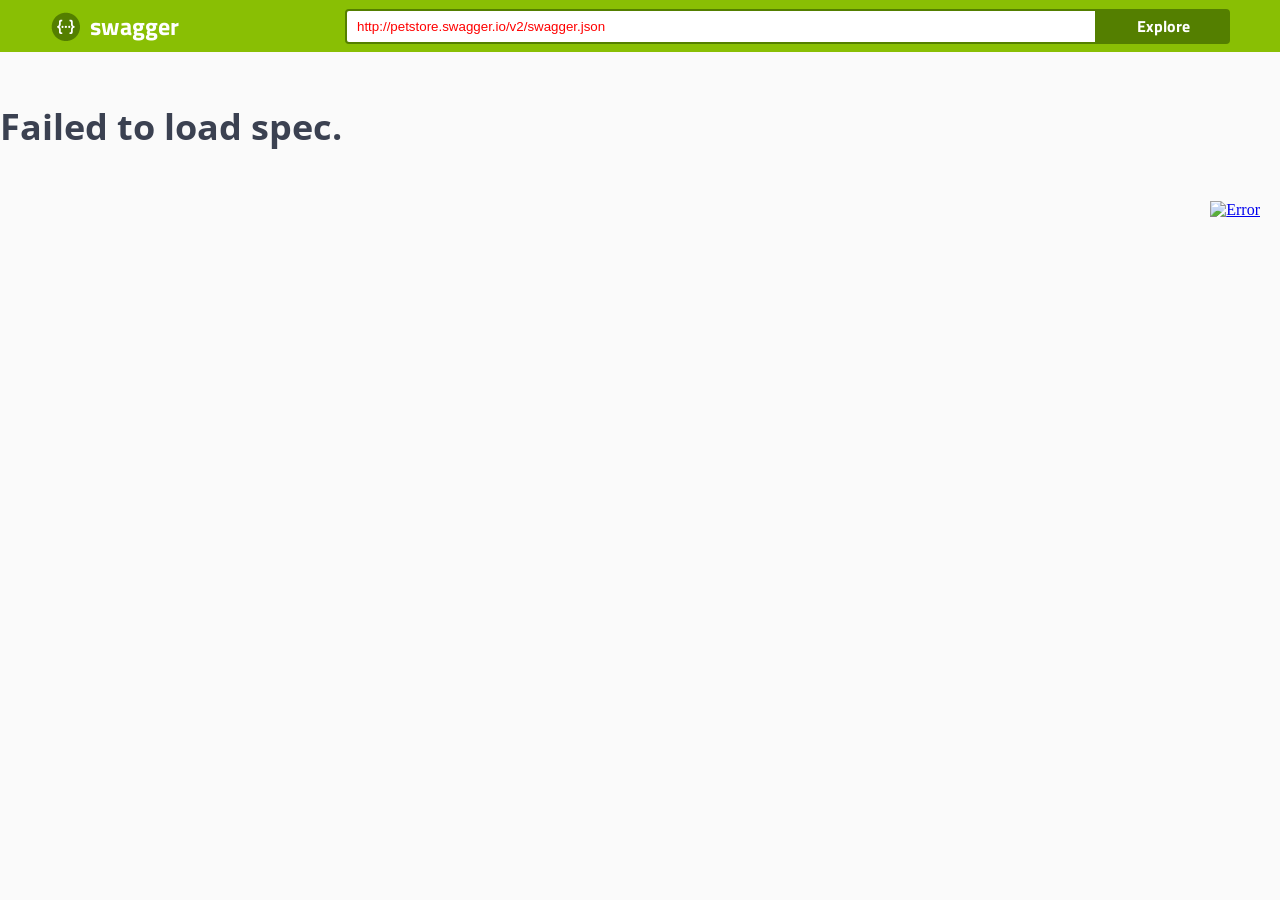
<file: swagger-ui/dist/index.html>
<!-- HTML for static distribution bundle build -->
<!DOCTYPE html>
<html lang="en">
<head>
  <meta charset="UTF-8">
  <title>Swagger UI</title>
  <link href="https://fonts.googleapis.com/css?family=Open+Sans:400,700|Source+Code+Pro:300,600|Titillium+Web:400,600,700" rel="stylesheet">
  <link rel="stylesheet" type="text/css" href="./swagger-ui.css" >
  <link rel="icon" type="image/png" href="./favicon-32x32.png" sizes="32x32" />
  <link rel="icon" type="image/png" href="./favicon-16x16.png" sizes="16x16" />
  <style>
    html
    {
        box-sizing: border-box;
        overflow: -moz-scrollbars-vertical;
        overflow-y: scroll;
    }
    *,
    *:before,
    *:after
    {
        box-sizing: inherit;
    }

    body {
      margin:0;
      background: #fafafa;
    }
  </style>
</head>

<body>

<svg xmlns="http://www.w3.org/2000/svg" xmlns:xlink="http://www.w3.org/1999/xlink" style="position:absolute;width:0;height:0">
  <defs>
    <symbol viewBox="0 0 20 20" id="unlocked">
          <path d="M15.8 8H14V5.6C14 2.703 12.665 1 10 1 7.334 1 6 2.703 6 5.6V6h2v-.801C8 3.754 8.797 3 10 3c1.203 0 2 .754 2 2.199V8H4c-.553 0-1 .646-1 1.199V17c0 .549.428 1.139.951 1.307l1.197.387C5.672 18.861 6.55 19 7.1 19h5.8c.549 0 1.428-.139 1.951-.307l1.196-.387c.524-.167.953-.757.953-1.306V9.199C17 8.646 16.352 8 15.8 8z"></path>
    </symbol>

    <symbol viewBox="0 0 20 20" id="locked">
      <path d="M15.8 8H14V5.6C14 2.703 12.665 1 10 1 7.334 1 6 2.703 6 5.6V8H4c-.553 0-1 .646-1 1.199V17c0 .549.428 1.139.951 1.307l1.197.387C5.672 18.861 6.55 19 7.1 19h5.8c.549 0 1.428-.139 1.951-.307l1.196-.387c.524-.167.953-.757.953-1.306V9.199C17 8.646 16.352 8 15.8 8zM12 8H8V5.199C8 3.754 8.797 3 10 3c1.203 0 2 .754 2 2.199V8z"/>
    </symbol>

    <symbol viewBox="0 0 20 20" id="close">
      <path d="M14.348 14.849c-.469.469-1.229.469-1.697 0L10 11.819l-2.651 3.029c-.469.469-1.229.469-1.697 0-.469-.469-.469-1.229 0-1.697l2.758-3.15-2.759-3.152c-.469-.469-.469-1.228 0-1.697.469-.469 1.228-.469 1.697 0L10 8.183l2.651-3.031c.469-.469 1.228-.469 1.697 0 .469.469.469 1.229 0 1.697l-2.758 3.152 2.758 3.15c.469.469.469 1.229 0 1.698z"/>
    </symbol>

    <symbol viewBox="0 0 20 20" id="large-arrow">
      <path d="M13.25 10L6.109 2.58c-.268-.27-.268-.707 0-.979.268-.27.701-.27.969 0l7.83 7.908c.268.271.268.709 0 .979l-7.83 7.908c-.268.271-.701.27-.969 0-.268-.269-.268-.707 0-.979L13.25 10z"/>
    </symbol>

    <symbol viewBox="0 0 20 20" id="large-arrow-down">
      <path d="M17.418 6.109c.272-.268.709-.268.979 0s.271.701 0 .969l-7.908 7.83c-.27.268-.707.268-.979 0l-7.908-7.83c-.27-.268-.27-.701 0-.969.271-.268.709-.268.979 0L10 13.25l7.418-7.141z"/>
    </symbol>


    <symbol viewBox="0 0 24 24" id="jump-to">
      <path d="M19 7v4H5.83l3.58-3.59L8 6l-6 6 6 6 1.41-1.41L5.83 13H21V7z"/>
    </symbol>

    <symbol viewBox="0 0 24 24" id="expand">
      <path d="M10 18h4v-2h-4v2zM3 6v2h18V6H3zm3 7h12v-2H6v2z"/>
    </symbol>

  </defs>
</svg>

<div id="swagger-ui"></div>

<script src="./swagger-ui-bundle.js"> </script>
<script src="./swagger-ui-standalone-preset.js"> </script>
<script>
window.onload = function() {
  // Build a system
  const ui = SwaggerUIBundle({
    url: "http://petstore.swagger.io/v2/swagger.json",
    dom_id: '#swagger-ui',
    presets: [
      SwaggerUIBundle.presets.apis,
      SwaggerUIStandalonePreset
    ],
    plugins: [
      SwaggerUIBundle.plugins.DownloadUrl
    ],
    layout: "StandaloneLayout"
  })

  window.ui = ui
}
</script>
</body>

</html>
</file>
<file: swagger-ui/dist/swagger-ui.css>
@charset "UTF-8";.swagger-ui html{box-sizing:border-box}.swagger-ui *,.swagger-ui :after,.swagger-ui :before{box-sizing:inherit}.swagger-ui body{margin:0;background:#fafafa}.swagger-ui .wrapper{width:100%;max-width:1460px;margin:0 auto;padding:0 20px}.swagger-ui .opblock-tag-section{display:-webkit-box;display:-ms-flexbox;display:flex;-webkit-box-orient:vertical;-webkit-box-direction:normal;-ms-flex-direction:column;flex-direction:column}.swagger-ui .opblock-tag{display:-webkit-box;display:-ms-flexbox;display:flex;padding:10px 20px 10px 10px;cursor:pointer;transition:all .2s;border-bottom:1px solid rgba(59,65,81,.3);-webkit-box-align:center;-ms-flex-align:center;align-items:center}.swagger-ui .opblock-tag:hover{background:rgba(0,0,0,.02)}.swagger-ui .opblock-tag{font-size:24px;margin:0 0 5px;font-family:Titillium Web,sans-serif;color:#3b4151}.swagger-ui .opblock-tag.no-desc span{-webkit-box-flex:1;-ms-flex:1;flex:1}.swagger-ui .opblock-tag svg{transition:all .4s}.swagger-ui .opblock-tag small{font-size:14px;font-weight:400;padding:0 10px;-webkit-box-flex:1;-ms-flex:1;flex:1;font-family:Open Sans,sans-serif;color:#3b4151}.swagger-ui .parаmeter__type{font-size:12px;padding:5px 0;font-family:Source Code Pro,monospace;font-weight:600;color:#3b4151}.swagger-ui .view-line-link{position:relative;top:3px;width:20px;margin:0 5px;cursor:pointer;transition:all .5s}.swagger-ui .opblock{margin:0 0 15px;border:1px solid #000;border-radius:4px;box-shadow:0 0 3px rgba(0,0,0,.19)}.swagger-ui .opblock.is-open .opblock-summary{border-bottom:1px solid #000}.swagger-ui .opblock .opblock-section-header{padding:8px 20px;background:hsla(0,0%,100%,.8);box-shadow:0 1px 2px rgba(0,0,0,.1)}.swagger-ui .opblock .opblock-section-header,.swagger-ui .opblock .opblock-section-header label{display:-webkit-box;display:-ms-flexbox;display:flex;-webkit-box-align:center;-ms-flex-align:center;align-items:center}.swagger-ui .opblock .opblock-section-header label{font-size:12px;font-weight:700;margin:0;font-family:Titillium Web,sans-serif;color:#3b4151}.swagger-ui .opblock .opblock-section-header label span{padding:0 10px 0 0}.swagger-ui .opblock .opblock-section-header h4{font-size:14px;margin:0;-webkit-box-flex:1;-ms-flex:1;flex:1;font-family:Titillium Web,sans-serif;color:#3b4151}.swagger-ui .opblock .opblock-summary-method{font-size:14px;font-weight:700;min-width:80px;padding:6px 15px;text-align:center;border-radius:3px;background:#000;text-shadow:0 1px 0 rgba(0,0,0,.1);font-family:Titillium Web,sans-serif;color:#fff}.swagger-ui .opblock .opblock-summary-path,.swagger-ui .opblock .opblock-summary-path__deprecated{font-size:16px;display:-webkit-box;display:-ms-flexbox;display:flex;padding:0 10px;font-family:Source Code Pro,monospace;font-weight:600;color:#3b4151;-webkit-box-align:center;-ms-flex-align:center;align-items:center}.swagger-ui .opblock .opblock-summary-path .view-line-link,.swagger-ui .opblock .opblock-summary-path__deprecated .view-line-link{position:relative;top:2px;width:0;margin:0;cursor:pointer;transition:all .5s}.swagger-ui .opblock .opblock-summary-path:hover .view-line-link,.swagger-ui .opblock .opblock-summary-path__deprecated:hover .view-line-link{width:18px;margin:0 5px}.swagger-ui .opblock .opblock-summary-path__deprecated{text-decoration:line-through}.swagger-ui .opblock .opblock-summary-description{font-size:13px;-webkit-box-flex:1;-ms-flex:1;flex:1;font-family:Open Sans,sans-serif;color:#3b4151}.swagger-ui .opblock .opblock-summary{display:-webkit-box;display:-ms-flexbox;display:flex;padding:5px;cursor:pointer;-webkit-box-align:center;-ms-flex-align:center;align-items:center}.swagger-ui .opblock.opblock-post{border-color:#49cc90;background:rgba(73,204,144,.1)}.swagger-ui .opblock.opblock-post .opblock-summary-method{background:#49cc90}.swagger-ui .opblock.opblock-post .opblock-summary{border-color:#49cc90}.swagger-ui .opblock.opblock-put{border-color:#fca130;background:rgba(252,161,48,.1)}.swagger-ui .opblock.opblock-put .opblock-summary-method{background:#fca130}.swagger-ui .opblock.opblock-put .opblock-summary{border-color:#fca130}.swagger-ui .opblock.opblock-delete{border-color:#f93e3e;background:rgba(249,62,62,.1)}.swagger-ui .opblock.opblock-delete .opblock-summary-method{background:#f93e3e}.swagger-ui .opblock.opblock-delete .opblock-summary{border-color:#f93e3e}.swagger-ui .opblock.opblock-get{border-color:#61affe;background:rgba(97,175,254,.1)}.swagger-ui .opblock.opblock-get .opblock-summary-method{background:#61affe}.swagger-ui .opblock.opblock-get .opblock-summary{border-color:#61affe}.swagger-ui .opblock.opblock-patch{border-color:#50e3c2;background:rgba(80,227,194,.1)}.swagger-ui .opblock.opblock-patch .opblock-summary-method{background:#50e3c2}.swagger-ui .opblock.opblock-patch .opblock-summary{border-color:#50e3c2}.swagger-ui .opblock.opblock-head{border-color:#9012fe;background:rgba(144,18,254,.1)}.swagger-ui .opblock.opblock-head .opblock-summary-method{background:#9012fe}.swagger-ui .opblock.opblock-head .opblock-summary{border-color:#9012fe}.swagger-ui .opblock.opblock-options{border-color:#0d5aa7;background:rgba(13,90,167,.1)}.swagger-ui .opblock.opblock-options .opblock-summary-method{background:#0d5aa7}.swagger-ui .opblock.opblock-options .opblock-summary{border-color:#0d5aa7}.swagger-ui .opblock.opblock-deprecated{opacity:.6;border-color:#ebebeb;background:hsla(0,0%,92%,.1)}.swagger-ui .opblock.opblock-deprecated .opblock-summary-method{background:#ebebeb}.swagger-ui .opblock.opblock-deprecated .opblock-summary{border-color:#ebebeb}.swagger-ui .opblock .opblock-schemes{padding:8px 20px}.swagger-ui .opblock .opblock-schemes .schemes-title{padding:0 10px 0 0}.swagger-ui .tab{display:-webkit-box;display:-ms-flexbox;display:flex;margin:20px 0 10px;padding:0;list-style:none}.swagger-ui .tab li{font-size:12px;min-width:100px;min-width:90px;padding:0;cursor:pointer;font-family:Titillium Web,sans-serif;color:#3b4151}.swagger-ui .tab li:first-of-type{position:relative;padding-left:0}.swagger-ui .tab li:first-of-type:after{position:absolute;top:0;right:6px;width:1px;height:100%;content:"";background:rgba(0,0,0,.2)}.swagger-ui .tab li.active{font-weight:700}.swagger-ui .opblock-description-wrapper,.swagger-ui .opblock-title_normal{padding:15px 20px}.swagger-ui .opblock-description-wrapper,.swagger-ui .opblock-description-wrapper h4,.swagger-ui .opblock-title_normal,.swagger-ui .opblock-title_normal h4{font-size:12px;margin:0 0 5px;font-family:Open Sans,sans-serif;color:#3b4151}.swagger-ui .opblock-description-wrapper p,.swagger-ui .opblock-title_normal p{font-size:14px;margin:0;font-family:Open Sans,sans-serif;color:#3b4151}.swagger-ui .execute-wrapper{padding:20px;text-align:right}.swagger-ui .execute-wrapper .btn{width:100%;padding:8px 40px}.swagger-ui .body-param-options{display:-webkit-box;display:-ms-flexbox;display:flex;-webkit-box-orient:vertical;-webkit-box-direction:normal;-ms-flex-direction:column;flex-direction:column}.swagger-ui .body-param-options .body-param-edit{padding:10px 0}.swagger-ui .body-param-options label{padding:8px 0}.swagger-ui .body-param-options label select{margin:3px 0 0}.swagger-ui .responses-inner{padding:20px}.swagger-ui .responses-inner h4,.swagger-ui .responses-inner h5{font-size:12px;margin:10px 0 5px;font-family:Open Sans,sans-serif;color:#3b4151}.swagger-ui .response-col_status{font-size:14px;font-family:Open Sans,sans-serif;color:#3b4151}.swagger-ui .response-col_status .response-undocumented{font-size:11px;font-family:Source Code Pro,monospace;font-weight:600;color:#999}.swagger-ui .response-col_description__inner span{font-size:12px;font-style:italic;display:block;margin:10px 0;padding:10px;border-radius:4px;background:#41444e;font-family:Source Code Pro,monospace;font-weight:600;color:#fff}.swagger-ui .response-col_description__inner span p{margin:0}.swagger-ui .opblock-body pre{font-size:12px;margin:0;padding:10px;white-space:pre-wrap;border-radius:4px;background:#41444e;font-family:Source Code Pro,monospace;font-weight:600;color:#fff}.swagger-ui .opblock-body pre span{color:#fff!important}.swagger-ui .opblock-body pre .headerline{display:block}.swagger-ui .scheme-container{margin:0 0 20px;padding:30px 0;background:#fff;box-shadow:0 1px 2px 0 rgba(0,0,0,.15)}.swagger-ui .scheme-container .schemes{display:-webkit-box;display:-ms-flexbox;display:flex;-webkit-box-align:center;-ms-flex-align:center;align-items:center}.swagger-ui .scheme-container .schemes>label{font-size:12px;font-weight:700;display:-webkit-box;display:-ms-flexbox;display:flex;-webkit-box-orient:vertical;-webkit-box-direction:normal;-ms-flex-direction:column;flex-direction:column;margin:-20px 15px 0 0;font-family:Titillium Web,sans-serif;color:#3b4151}.swagger-ui .scheme-container .schemes>label select{min-width:130px;text-transform:uppercase}.swagger-ui .loading-container{padding:40px 0 60px}.swagger-ui .loading-container .loading{position:relative}.swagger-ui .loading-container .loading:after{font-size:10px;font-weight:700;position:absolute;top:50%;left:50%;content:"loading";-webkit-transform:translate(-50%,-50%);transform:translate(-50%,-50%);text-transform:uppercase;font-family:Titillium Web,sans-serif;color:#3b4151}.swagger-ui .loading-container .loading:before{position:absolute;top:50%;left:50%;display:block;width:60px;height:60px;margin:-30px;content:"";-webkit-animation:rotation 1s infinite linear,opacity .5s;animation:rotation 1s infinite linear,opacity .5s;opacity:1;border:2px solid rgba(85,85,85,.1);border-top-color:rgba(0,0,0,.6);border-radius:100%;-webkit-backface-visibility:hidden;backface-visibility:hidden}@-webkit-keyframes rotation{to{-webkit-transform:rotate(1turn);transform:rotate(1turn)}}@keyframes rotation{to{-webkit-transform:rotate(1turn);transform:rotate(1turn)}}@-webkit-keyframes blinker{50%{opacity:0}}@keyframes blinker{50%{opacity:0}}.swagger-ui .btn{font-size:14px;font-weight:700;padding:5px 23px;transition:all .3s;border:2px solid #888;border-radius:4px;background:transparent;box-shadow:0 1px 2px rgba(0,0,0,.1);font-family:Titillium Web,sans-serif;color:#3b4151}.swagger-ui .btn[disabled]{cursor:not-allowed;opacity:.3}.swagger-ui .btn:hover{box-shadow:0 0 5px rgba(0,0,0,.3)}.swagger-ui .btn.cancel{border-color:#ff6060;font-family:Titillium Web,sans-serif;color:#ff6060}.swagger-ui .btn.authorize{line-height:1;display:inline;color:#49cc90;border-color:#49cc90}.swagger-ui .btn.authorize span{float:left;padding:4px 20px 0 0}.swagger-ui .btn.authorize svg{fill:#49cc90}.swagger-ui .btn.execute{-webkit-animation:pulse 2s infinite;animation:pulse 2s infinite;color:#fff;border-color:#4990e2}@-webkit-keyframes pulse{0%{color:#fff;background:#4990e2;box-shadow:0 0 0 0 rgba(73,144,226,.8)}70%{box-shadow:0 0 0 5px rgba(73,144,226,0)}to{color:#fff;background:#4990e2;box-shadow:0 0 0 0 rgba(73,144,226,0)}}@keyframes pulse{0%{color:#fff;background:#4990e2;box-shadow:0 0 0 0 rgba(73,144,226,.8)}70%{box-shadow:0 0 0 5px rgba(73,144,226,0)}to{color:#fff;background:#4990e2;box-shadow:0 0 0 0 rgba(73,144,226,0)}}.swagger-ui .btn-group{display:-webkit-box;display:-ms-flexbox;display:flex;padding:30px}.swagger-ui .btn-group .btn{-webkit-box-flex:1;-ms-flex:1;flex:1}.swagger-ui .btn-group .btn:first-child{border-radius:4px 0 0 4px}.swagger-ui .btn-group .btn:last-child{border-radius:0 4px 4px 0}.swagger-ui .authorization__btn{padding:0 10px;border:none;background:none}.swagger-ui .authorization__btn.locked{opacity:1}.swagger-ui .authorization__btn.unlocked{opacity:.4}.swagger-ui .expand-methods,.swagger-ui .expand-operation{border:none;background:none}.swagger-ui .expand-methods svg,.swagger-ui .expand-operation svg{width:20px;height:20px}.swagger-ui .expand-methods{padding:0 10px}.swagger-ui .expand-methods:hover svg{fill:#444}.swagger-ui .expand-methods svg{transition:all .3s;fill:#777}.swagger-ui button{cursor:pointer;outline:none}.swagger-ui select{font-size:14px;font-weight:700;padding:5px 40px 5px 10px;border:2px solid #41444e;border-radius:4px;background:#f7f7f7 url([data-uri]) right 10px center no-repeat;background-size:20px;box-shadow:0 1px 2px 0 rgba(0,0,0,.25);font-family:Titillium Web,sans-serif;color:#3b4151;-webkit-appearance:none;-moz-appearance:none;appearance:none}.swagger-ui select[multiple]{margin:5px 0;padding:5px;background:#f7f7f7}.swagger-ui .opblock-body select{min-width:230px}.swagger-ui label{font-size:12px;font-weight:700;margin:0 0 5px;font-family:Titillium Web,sans-serif;color:#3b4151}.swagger-ui input[type=email],.swagger-ui input[type=password],.swagger-ui input[type=search],.swagger-ui input[type=text]{min-width:100px;margin:5px 0;padding:8px 10px;border:1px solid #d9d9d9;border-radius:4px;background:#fff}.swagger-ui input[type=email].invalid,.swagger-ui input[type=password].invalid,.swagger-ui input[type=search].invalid,.swagger-ui input[type=text].invalid{-webkit-animation:shake .4s 1;animation:shake .4s 1;border-color:#f93e3e;background:#feebeb}@-webkit-keyframes shake{10%,90%{-webkit-transform:translate3d(-1px,0,0);transform:translate3d(-1px,0,0)}20%,80%{-webkit-transform:translate3d(2px,0,0);transform:translate3d(2px,0,0)}30%,50%,70%{-webkit-transform:translate3d(-4px,0,0);transform:translate3d(-4px,0,0)}40%,60%{-webkit-transform:translate3d(4px,0,0);transform:translate3d(4px,0,0)}}@keyframes shake{10%,90%{-webkit-transform:translate3d(-1px,0,0);transform:translate3d(-1px,0,0)}20%,80%{-webkit-transform:translate3d(2px,0,0);transform:translate3d(2px,0,0)}30%,50%,70%{-webkit-transform:translate3d(-4px,0,0);transform:translate3d(-4px,0,0)}40%,60%{-webkit-transform:translate3d(4px,0,0);transform:translate3d(4px,0,0)}}.swagger-ui textarea{font-size:12px;width:100%;min-height:280px;padding:10px;border:none;border-radius:4px;outline:none;background:hsla(0,0%,100%,.8);font-family:Source Code Pro,monospace;font-weight:600;color:#3b4151}.swagger-ui textarea:focus{border:2px solid #61affe}.swagger-ui textarea.curl{font-size:12px;min-height:100px;margin:0;padding:10px;resize:none;border-radius:4px;background:#41444e;font-family:Source Code Pro,monospace;font-weight:600;color:#fff}.swagger-ui .checkbox{padding:5px 0 10px;transition:opacity .5s;color:#333}.swagger-ui .checkbox label{display:-webkit-box;display:-ms-flexbox;display:flex}.swagger-ui .checkbox p{font-weight:400!important;font-style:italic;margin:0!important;font-family:Source Code Pro,monospace;font-weight:600;color:#3b4151}.swagger-ui .checkbox input[type=checkbox]{display:none}.swagger-ui .checkbox input[type=checkbox]+label>.item{position:relative;top:3px;display:inline-block;width:16px;height:16px;margin:0 8px 0 0;padding:5px;cursor:pointer;border-radius:1px;background:#e8e8e8;box-shadow:0 0 0 2px #e8e8e8;-webkit-box-flex:0;-ms-flex:none;flex:none}.swagger-ui .checkbox input[type=checkbox]+label>.item:active{-webkit-transform:scale(.9);transform:scale(.9)}.swagger-ui .checkbox input[type=checkbox]:checked+label>.item{background:#e8e8e8 url("data:image/svg+xml;charset=utf-8,%3Csvg width='10' height='8' viewBox='3 7 10 8' xmlns='http://www.w3.org/2000/svg'%3E%3Cpath fill='%2341474E' fill-rule='evenodd' d='M6.333 15L3 11.667l1.333-1.334 2 2L11.667 7 13 8.333z'/%3E%3C/svg%3E") 50% no-repeat}.swagger-ui .dialog-ux{position:fixed;z-index:9999;top:0;right:0;bottom:0;left:0}.swagger-ui .dialog-ux .backdrop-ux{position:fixed;top:0;right:0;bottom:0;left:0;background:rgba(0,0,0,.8)}.swagger-ui .dialog-ux .modal-ux{position:absolute;z-index:9999;top:50%;left:50%;width:100%;min-width:300px;max-width:650px;-webkit-transform:translate(-50%,-50%);transform:translate(-50%,-50%);border:1px solid #ebebeb;border-radius:4px;background:#fff;box-shadow:0 10px 30px 0 rgba(0,0,0,.2)}.swagger-ui .dialog-ux .modal-ux-content{overflow-y:auto;max-height:540px;padding:20px}.swagger-ui .dialog-ux .modal-ux-content p{font-size:12px;margin:0 0 5px;color:#41444e;font-family:Open Sans,sans-serif;color:#3b4151}.swagger-ui .dialog-ux .modal-ux-content h4{font-size:18px;font-weight:600;margin:15px 0 0;font-family:Titillium Web,sans-serif;color:#3b4151}.swagger-ui .dialog-ux .modal-ux-header{display:-webkit-box;display:-ms-flexbox;display:flex;padding:12px 0;border-bottom:1px solid #ebebeb;-webkit-box-align:center;-ms-flex-align:center;align-items:center}.swagger-ui .dialog-ux .modal-ux-header .close-modal{padding:0 10px;border:none;background:none;-webkit-appearance:none;-moz-appearance:none;appearance:none}.swagger-ui .dialog-ux .modal-ux-header h3{font-size:20px;font-weight:600;margin:0;padding:0 20px;-webkit-box-flex:1;-ms-flex:1;flex:1;font-family:Titillium Web,sans-serif;color:#3b4151}.swagger-ui .model{font-size:12px;font-weight:300;font-family:Source Code Pro,monospace;font-weight:600;color:#3b4151}.swagger-ui .model-toggle{font-size:10px;position:relative;top:6px;display:inline-block;margin:auto .3em;cursor:pointer;transition:-webkit-transform .15s ease-in;transition:transform .15s ease-in;transition:transform .15s ease-in,-webkit-transform .15s ease-in;-webkit-transform:rotate(90deg);transform:rotate(90deg);-webkit-transform-origin:50% 50%;transform-origin:50% 50%}.swagger-ui .model-toggle.collapsed{-webkit-transform:rotate(0deg);transform:rotate(0deg)}.swagger-ui .model-toggle:after{display:block;width:20px;height:20px;content:"";background:url("data:image/svg+xml;charset=utf-8,%3Csvg xmlns='http://www.w3.org/2000/svg' width='24' height='24' viewBox='0 0 24 24'%3E%3Cpath d='M10 6L8.59 7.41 13.17 12l-4.58 4.59L10 18l6-6z'/%3E%3C/svg%3E") 50% no-repeat;background-size:100%}.swagger-ui .model-jump-to-path{position:relative;cursor:pointer}.swagger-ui .model-jump-to-path .view-line-link{position:absolute;top:-.4em;cursor:pointer}.swagger-ui .model-title{position:relative}.swagger-ui .model-title:hover .model-hint{visibility:visible}.swagger-ui .model-hint{position:absolute;top:-1.8em;visibility:hidden;padding:.1em .5em;white-space:nowrap;color:#ebebeb;border-radius:4px;background:rgba(0,0,0,.7)}.swagger-ui section.models{margin:30px 0;border:1px solid rgba(59,65,81,.3);border-radius:4px}.swagger-ui section.models.is-open{padding:0 0 20px}.swagger-ui section.models.is-open h4{margin:0 0 5px;border-bottom:1px solid rgba(59,65,81,.3)}.swagger-ui section.models.is-open h4 svg{-webkit-transform:rotate(90deg);transform:rotate(90deg)}.swagger-ui section.models h4{font-size:16px;display:-webkit-box;display:-ms-flexbox;display:flex;margin:0;padding:10px 20px 10px 10px;cursor:pointer;transition:all .2s;font-family:Titillium Web,sans-serif;color:#777;-webkit-box-align:center;-ms-flex-align:center;align-items:center}.swagger-ui section.models h4 svg{transition:all .4s}.swagger-ui section.models h4 span{-webkit-box-flex:1;-ms-flex:1;flex:1}.swagger-ui section.models h4:hover{background:rgba(0,0,0,.02)}.swagger-ui section.models h5{font-size:16px;margin:0 0 10px;font-family:Titillium Web,sans-serif;color:#777}.swagger-ui section.models .model-jump-to-path{position:relative;top:5px}.swagger-ui section.models .model-container{margin:0 20px 15px;transition:all .5s;border-radius:4px;background:rgba(0,0,0,.05)}.swagger-ui section.models .model-container:hover{background:rgba(0,0,0,.07)}.swagger-ui section.models .model-container:first-of-type{margin:20px}.swagger-ui section.models .model-container:last-of-type{margin:0 20px}.swagger-ui section.models .model-box{background:none}.swagger-ui .model-box{padding:10px;border-radius:4px;background:rgba(0,0,0,.1)}.swagger-ui .model-box .model-jump-to-path{position:relative;top:4px}.swagger-ui .model-title{font-size:16px;font-family:Titillium Web,sans-serif;color:#555}.swagger-ui span>span.model,.swagger-ui span>span.model .brace-close{padding:0 0 0 10px}.swagger-ui .prop-type{color:#55a}.swagger-ui .prop-enum{display:block}.swagger-ui .prop-format{color:#999}.swagger-ui table{width:100%;padding:0 10px;border-collapse:collapse}.swagger-ui table.model tbody tr td{padding:0;vertical-align:top}.swagger-ui table.model tbody tr td:first-of-type{width:100px;padding:0}.swagger-ui table.headers td{font-size:12px;font-weight:300;vertical-align:middle;font-family:Source Code Pro,monospace;font-weight:600;color:#3b4151}.swagger-ui table tbody tr td{padding:10px 0 0;vertical-align:top}.swagger-ui table tbody tr td:first-of-type{width:20%;padding:10px 0}.swagger-ui table thead tr td,.swagger-ui table thead tr th{font-size:12px;font-weight:700;padding:12px 0;text-align:left;border-bottom:1px solid rgba(59,65,81,.2);font-family:Open Sans,sans-serif;color:#3b4151}.swagger-ui .parameters-col_description p{font-size:14px;margin:0;font-family:Open Sans,sans-serif;color:#3b4151}.swagger-ui .parameters-col_description input[type=text]{width:100%;max-width:340px}.swagger-ui .parameter__name{font-size:16px;font-weight:400;font-family:Titillium Web,sans-serif;color:#3b4151}.swagger-ui .parameter__name.required{font-weight:700}.swagger-ui .parameter__name.required:after{font-size:10px;position:relative;top:-6px;padding:5px;content:"required";color:rgba(255,0,0,.6)}.swagger-ui .parameter__in{font-size:12px;font-style:italic;font-family:Source Code Pro,monospace;font-weight:600;color:#888}.swagger-ui .table-container{padding:20px}.swagger-ui .topbar{padding:8px 30px;background-color:#89bf04}.swagger-ui .topbar .topbar-wrapper{-ms-flex-align:center}.swagger-ui .topbar .topbar-wrapper,.swagger-ui .topbar a{display:-webkit-box;display:-ms-flexbox;display:flex;-webkit-box-align:center;align-items:center}.swagger-ui .topbar a{font-size:1.5em;font-weight:700;max-width:300px;text-decoration:none;-webkit-box-flex:1;-ms-flex:1;flex:1;-ms-flex-align:center;font-family:Titillium Web,sans-serif;color:#fff}.swagger-ui .topbar a span{margin:0;padding:0 10px}.swagger-ui .topbar .download-url-wrapper{display:-webkit-box;display:-ms-flexbox;display:flex;-webkit-box-flex:3;-ms-flex:3;flex:3}.swagger-ui .topbar .download-url-wrapper input[type=text]{width:100%;min-width:350px;margin:0;border:2px solid #547f00;border-radius:4px 0 0 4px;outline:none}.swagger-ui .topbar .download-url-wrapper .download-url-button{font-size:16px;font-weight:700;padding:4px 40px;border:none;border-radius:0 4px 4px 0;background:#547f00;font-family:Titillium Web,sans-serif;color:#fff}.swagger-ui .info{margin:50px 0}.swagger-ui .info hgroup.main{margin:0 0 20px}.swagger-ui .info hgroup.main a{font-size:12px}.swagger-ui .info p{font-size:14px;font-family:Open Sans,sans-serif;color:#3b4151}.swagger-ui .info code{padding:3px 5px;border-radius:4px;background:rgba(0,0,0,.05);font-family:Source Code Pro,monospace;font-weight:600;color:#9012fe}.swagger-ui .info a{font-size:14px;transition:all .4s;font-family:Open Sans,sans-serif;color:#4990e2}.swagger-ui .info a:hover{color:#1f69c0}.swagger-ui .info>div{margin:0 0 5px}.swagger-ui .info .base-url{font-size:12px;font-weight:300!important;margin:0;font-family:Source Code Pro,monospace;font-weight:600;color:#3b4151}.swagger-ui .info .title{font-size:36px;margin:0;font-family:Open Sans,sans-serif;color:#3b4151}.swagger-ui .info .title small{font-size:10px;position:relative;top:-5px;display:inline-block;margin:0 0 0 5px;padding:2px 4px;vertical-align:super;border-radius:57px;background:#7d8492}.swagger-ui .info .title small pre{margin:0;font-family:Titillium Web,sans-serif;color:#fff}.swagger-ui .auth-btn-wrapper{display:-webkit-box;display:-ms-flexbox;display:flex;padding:10px 0;-webkit-box-pack:center;-ms-flex-pack:center;justify-content:center}.swagger-ui .auth-wrapper{display:-webkit-box;display:-ms-flexbox;display:flex;-webkit-box-flex:1;-ms-flex:1;flex:1;-webkit-box-pack:end;-ms-flex-pack:end;justify-content:flex-end}.swagger-ui .auth-wrapper .authorize{padding-right:20px}.swagger-ui .auth-container{margin:0 0 10px;padding:10px 20px;border-bottom:1px solid #ebebeb}.swagger-ui .auth-container:last-of-type{margin:0;padding:10px 20px;border:0}.swagger-ui .auth-container h4{margin:5px 0 15px!important}.swagger-ui .auth-container .wrapper{margin:0;padding:0}.swagger-ui .auth-container input[type=password],.swagger-ui .auth-container input[type=text]{min-width:230px}.swagger-ui .auth-container .errors{font-size:12px;padding:10px;border-radius:4px;font-family:Source Code Pro,monospace;font-weight:600;color:#3b4151}.swagger-ui .scopes h2{font-size:14px;font-family:Titillium Web,sans-serif;color:#3b4151}.swagger-ui .scope-def{padding:0 0 20px}.swagger-ui .errors-wrapper{margin:20px;padding:10px 20px;-webkit-animation:scaleUp .5s;animation:scaleUp .5s;border:2px solid #f93e3e;border-radius:4px;background:rgba(249,62,62,.1)}.swagger-ui .errors-wrapper .error-wrapper{margin:0 0 10px}.swagger-ui .errors-wrapper .errors h4{font-size:14px;margin:0;font-family:Source Code Pro,monospace;font-weight:600;color:#3b4151}.swagger-ui .errors-wrapper .errors small{color:#666}.swagger-ui .errors-wrapper hgroup{display:-webkit-box;display:-ms-flexbox;display:flex;-webkit-box-align:center;-ms-flex-align:center;align-items:center}.swagger-ui .errors-wrapper hgroup h4{font-size:20px;margin:0;-webkit-box-flex:1;-ms-flex:1;flex:1;font-family:Titillium Web,sans-serif;color:#3b4151}@-webkit-keyframes scaleUp{0%{-webkit-transform:scale(.8);transform:scale(.8);opacity:0}to{-webkit-transform:scale(1);transform:scale(1);opacity:1}}@keyframes scaleUp{0%{-webkit-transform:scale(.8);transform:scale(.8);opacity:0}to{-webkit-transform:scale(1);transform:scale(1);opacity:1}}.swagger-ui .Resizer.vertical.disabled{display:none}
/*# sourceMappingURL=swagger-ui.css.map*/
</file>
